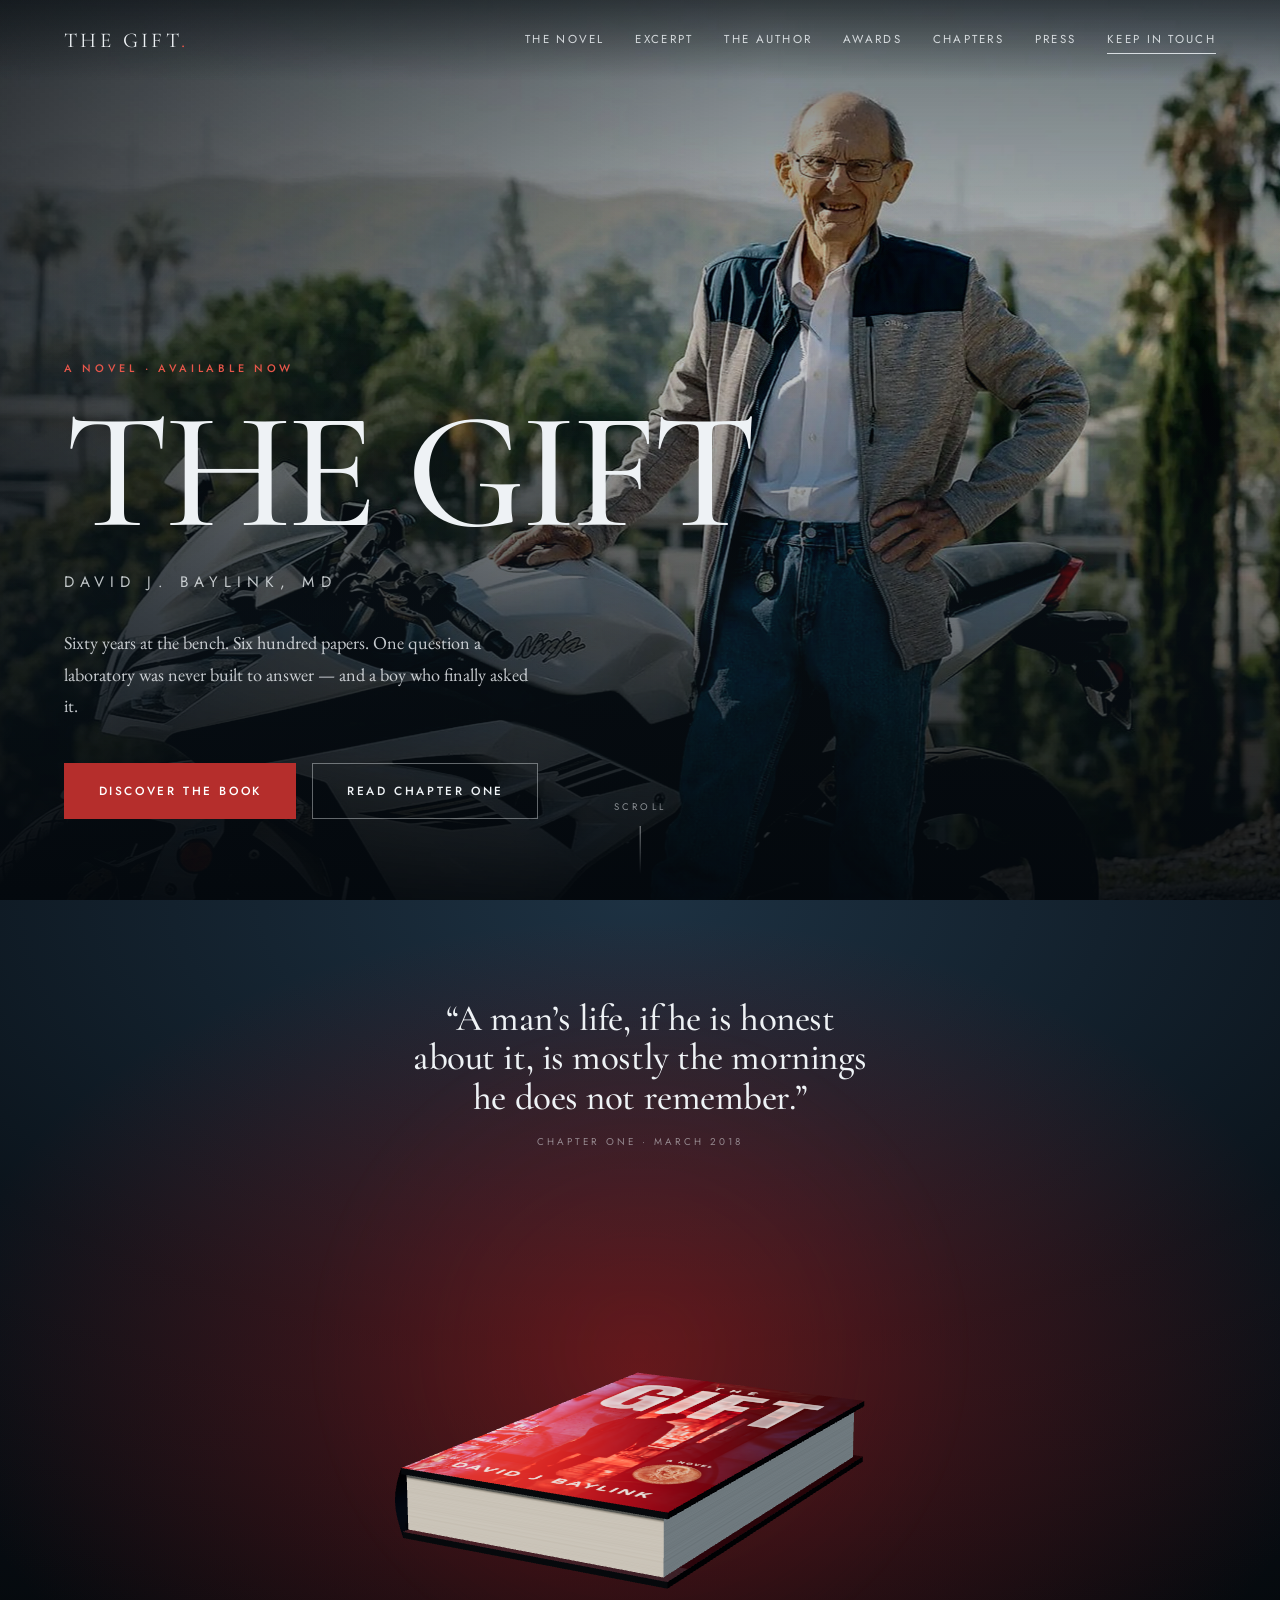
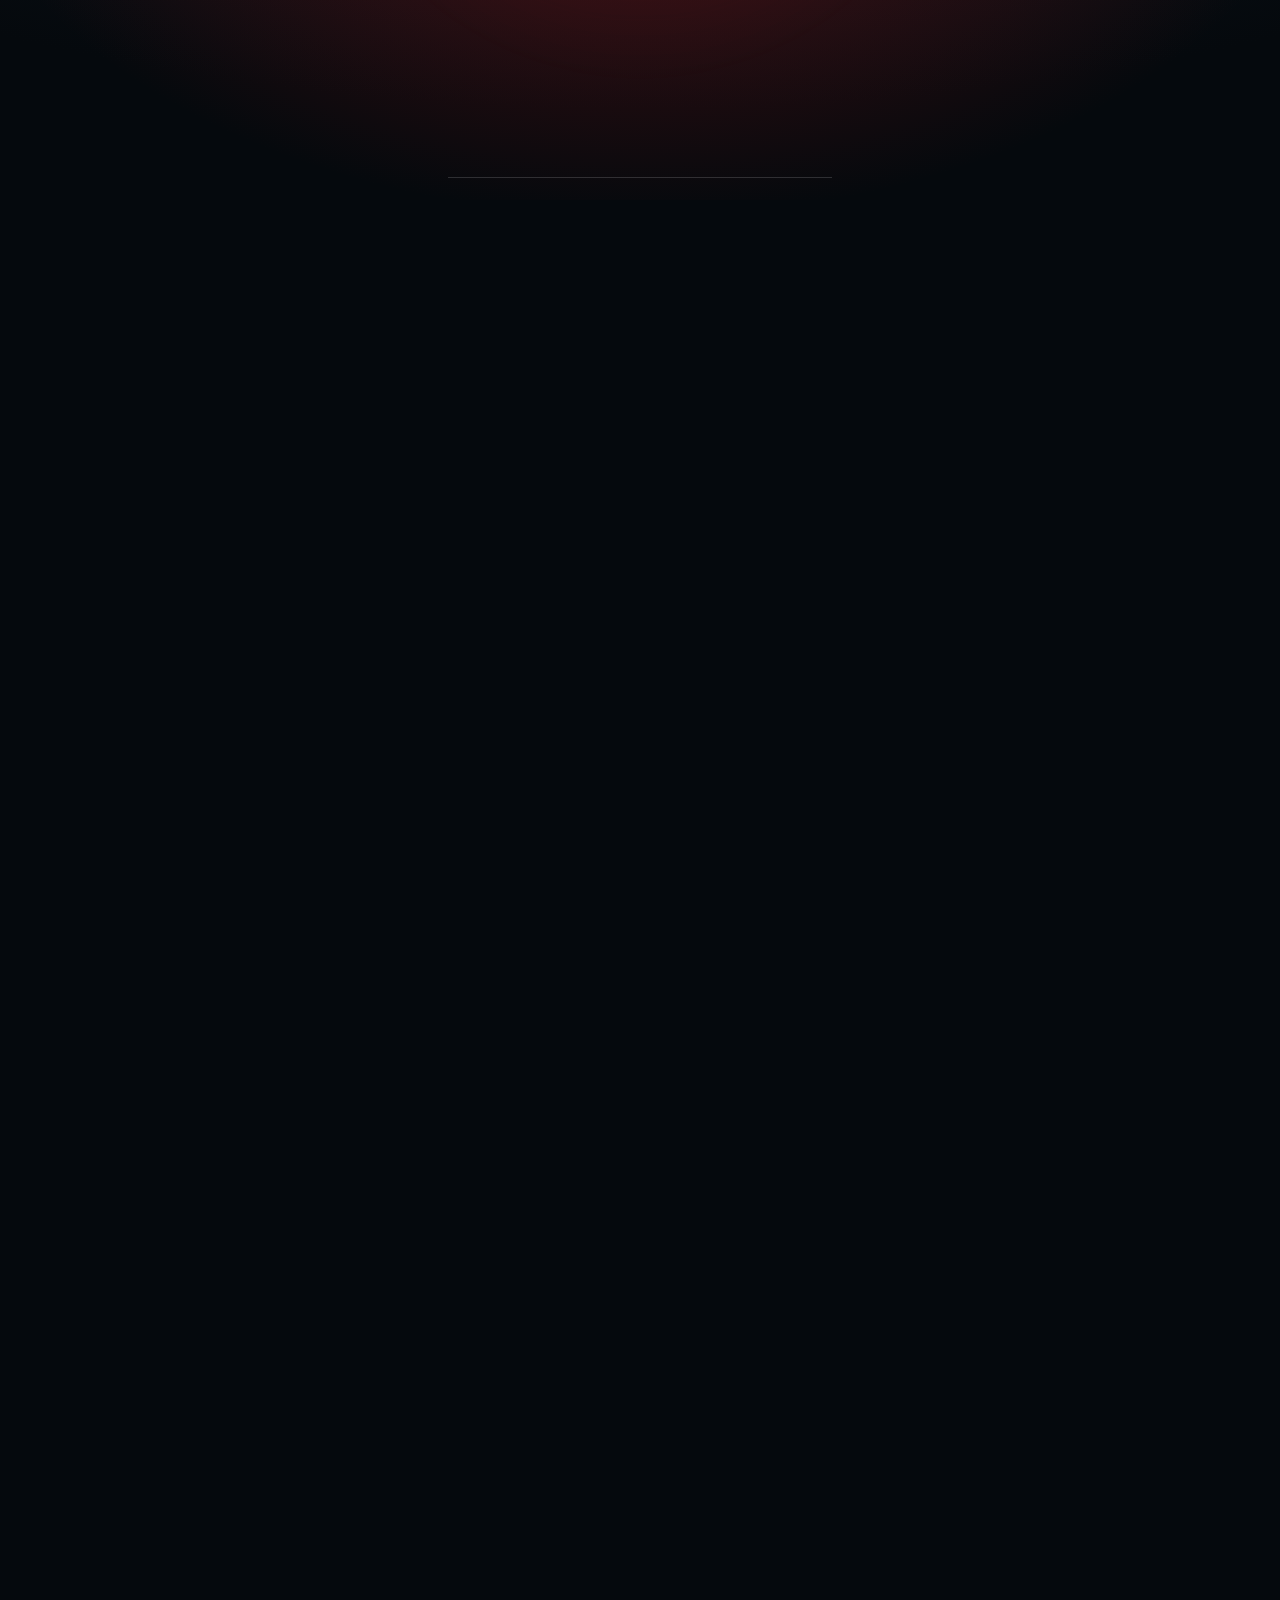
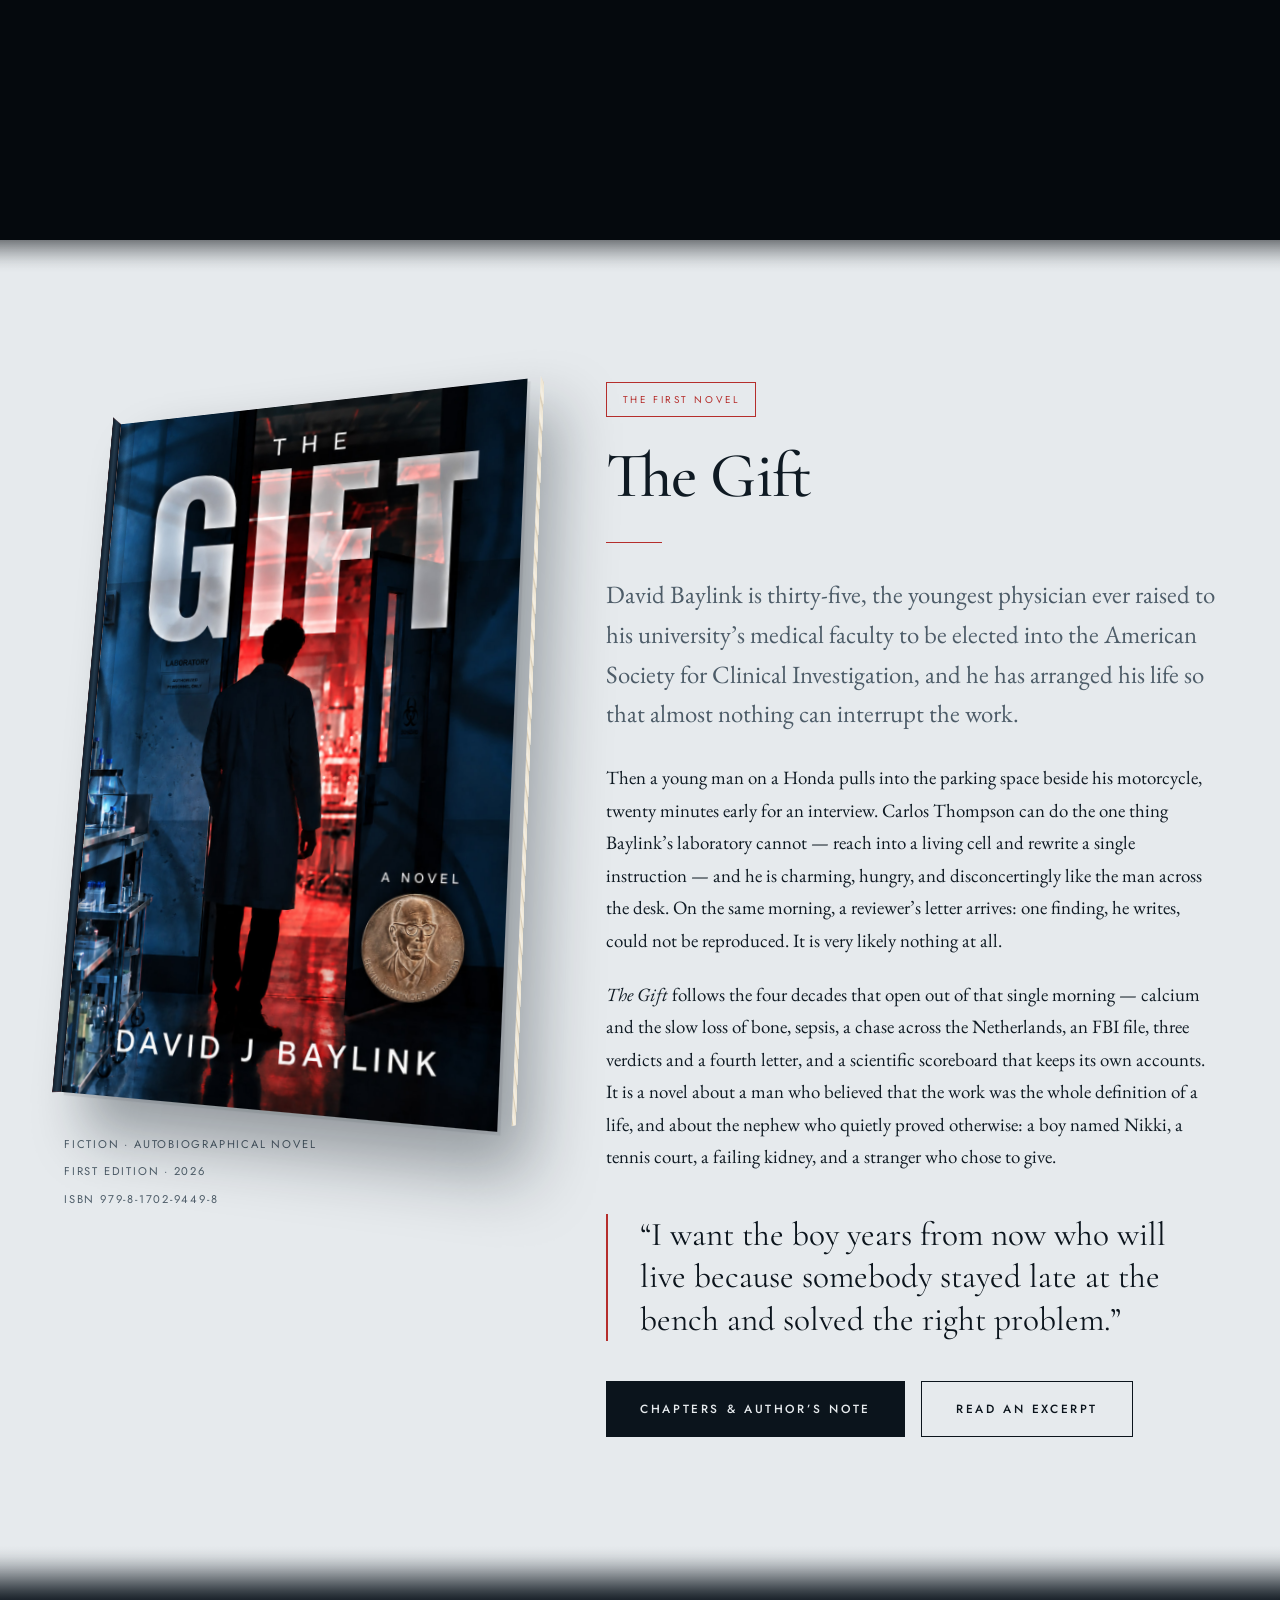
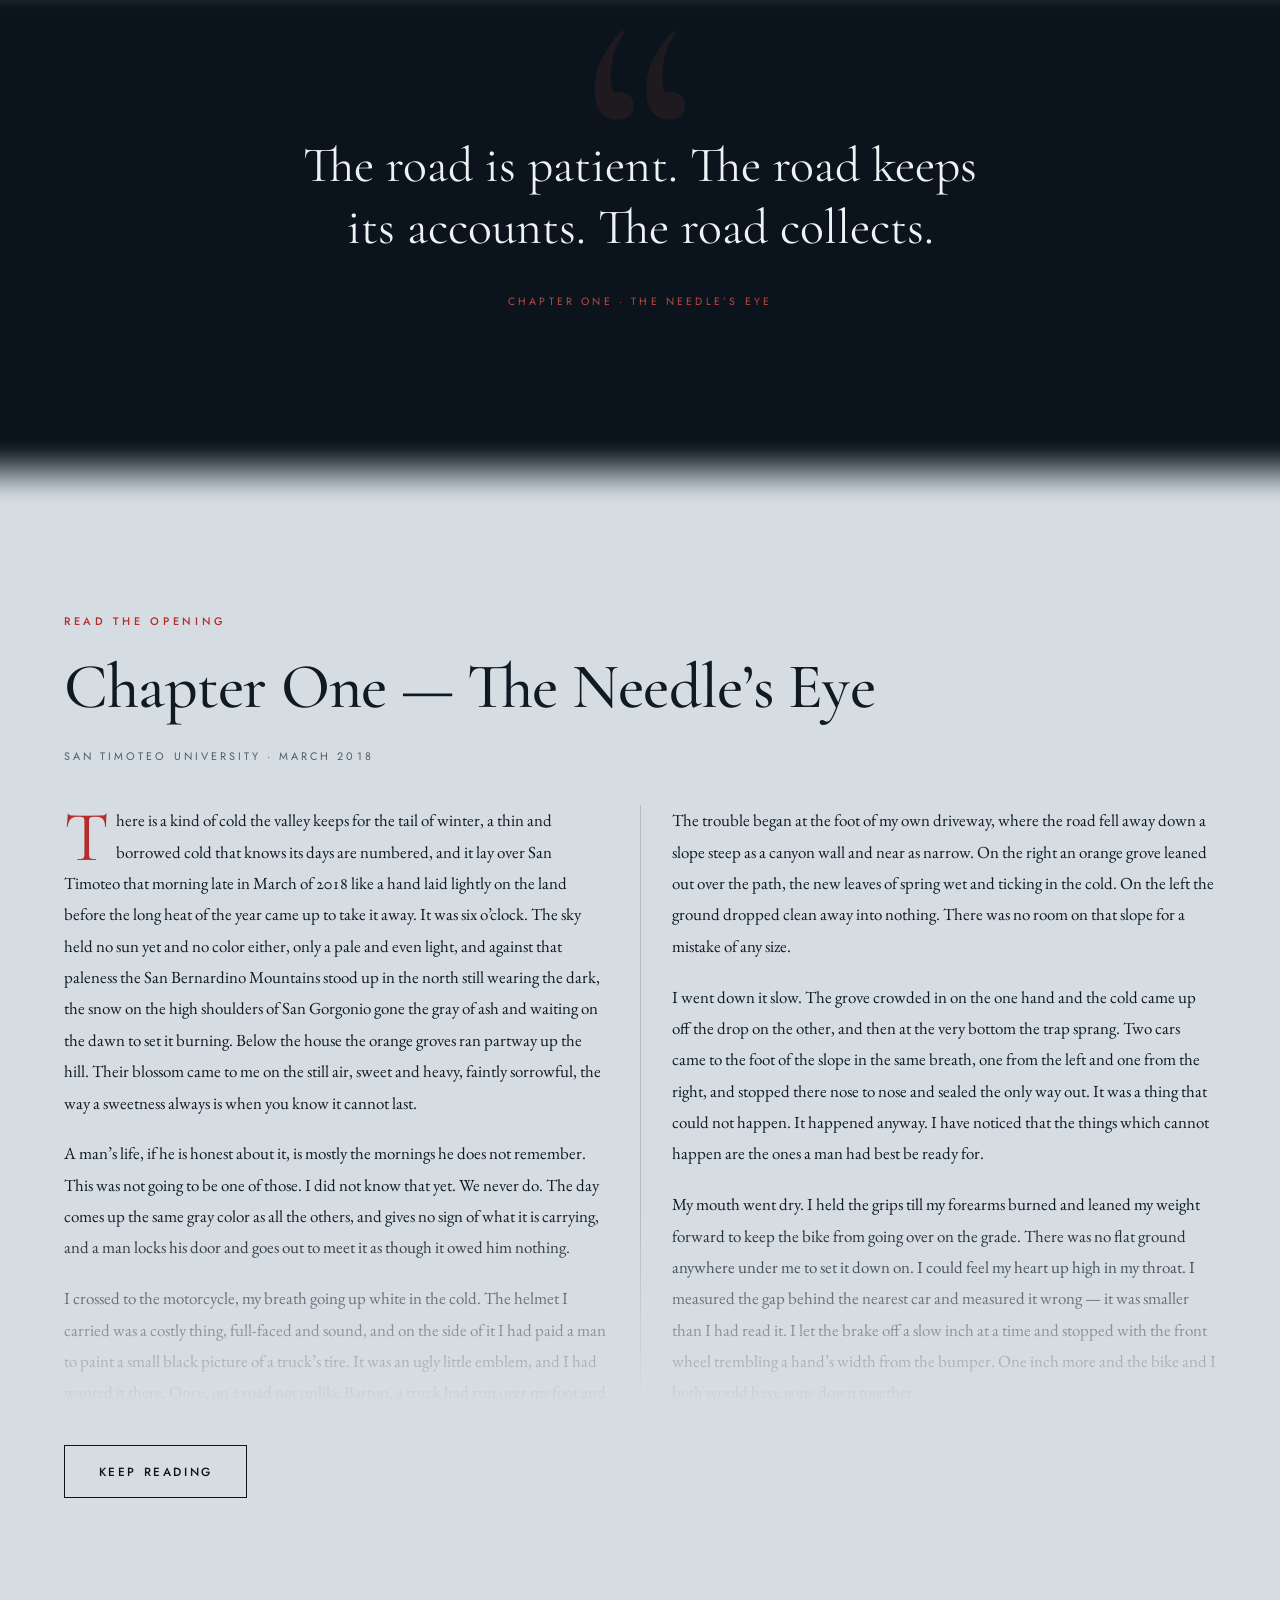
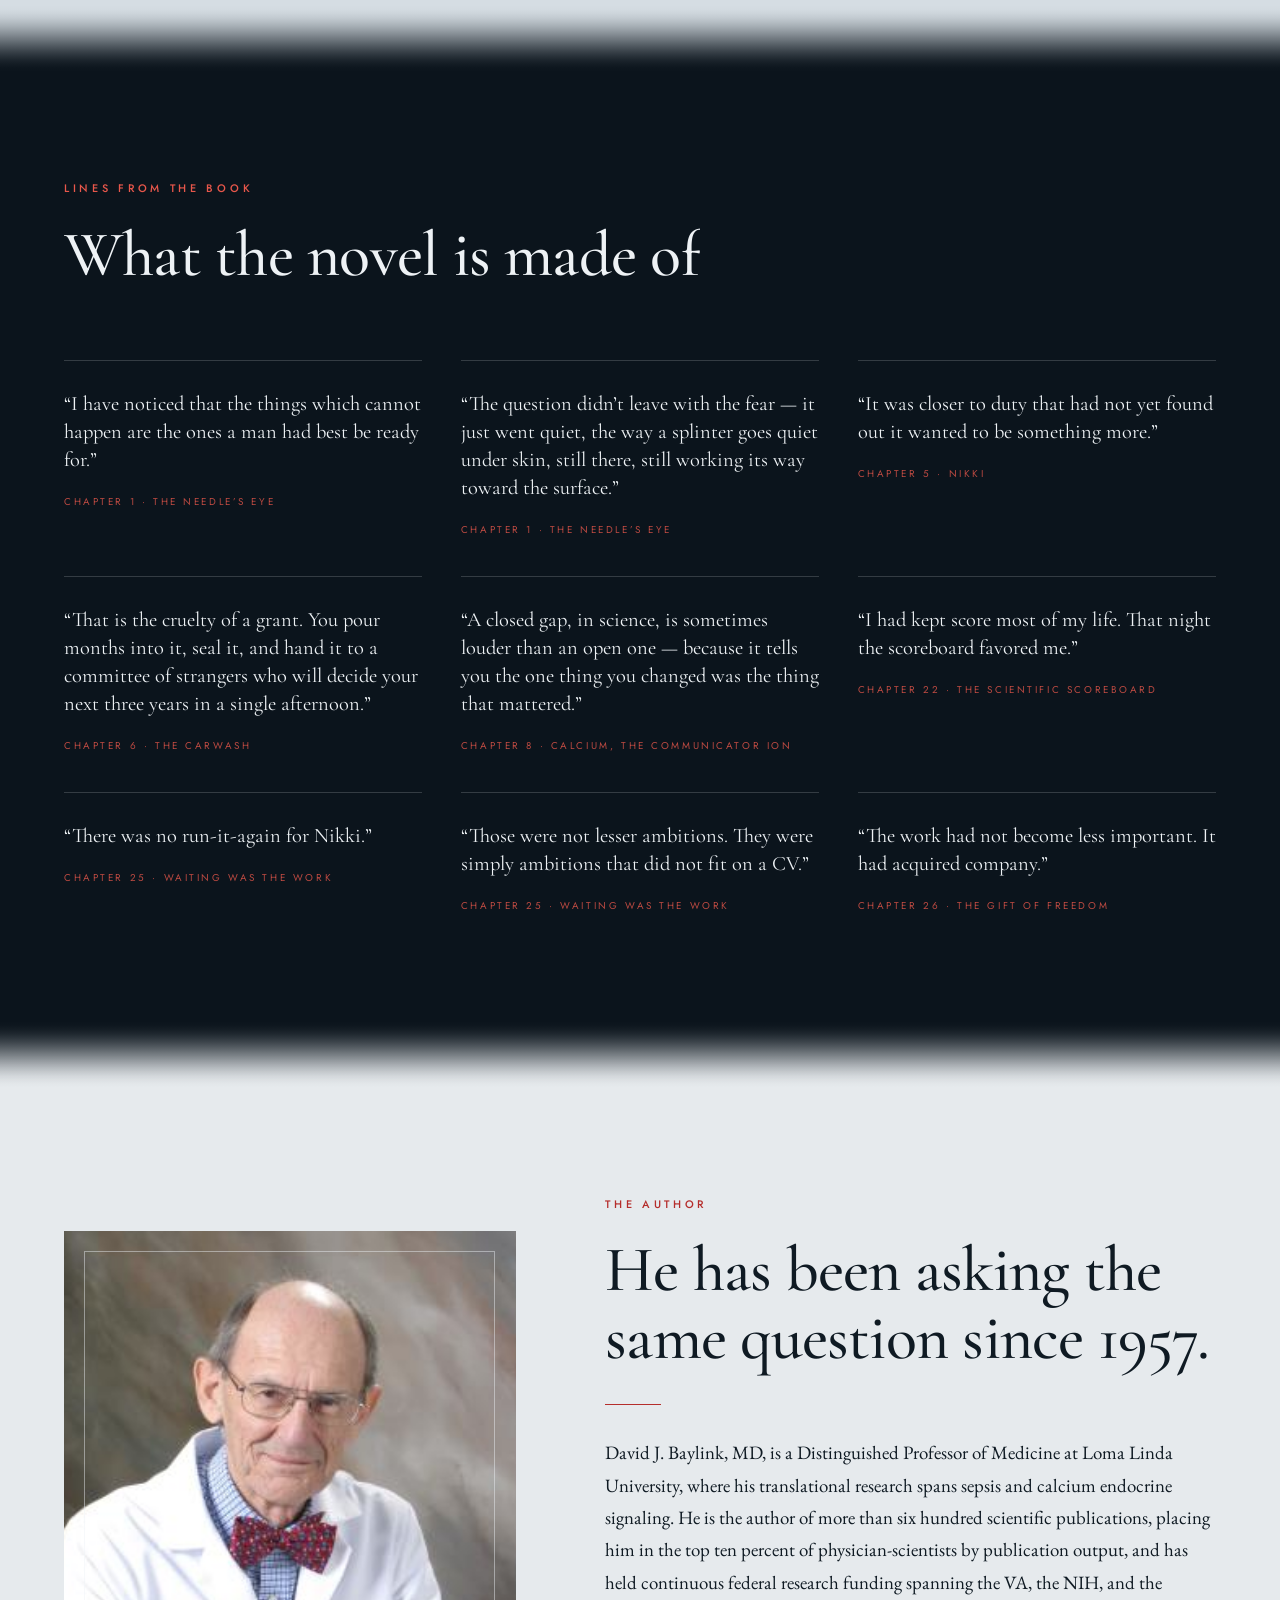
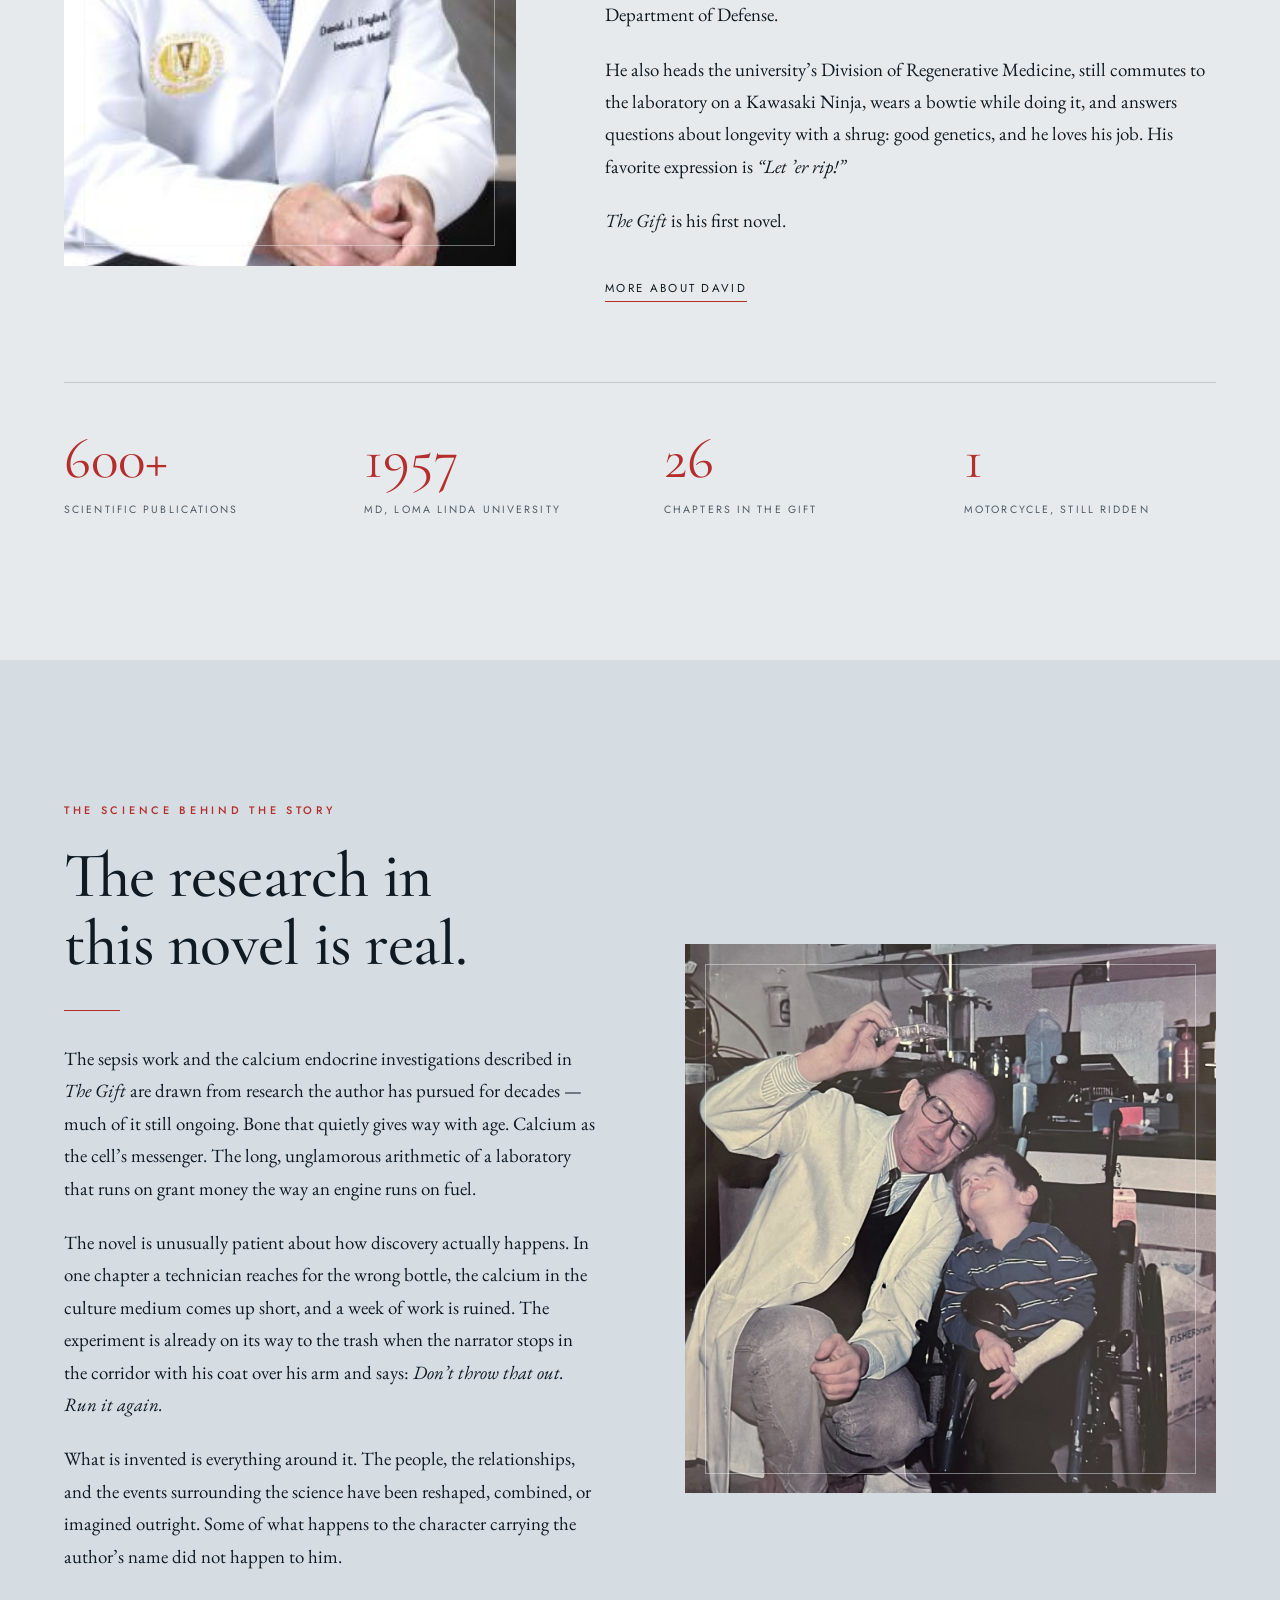
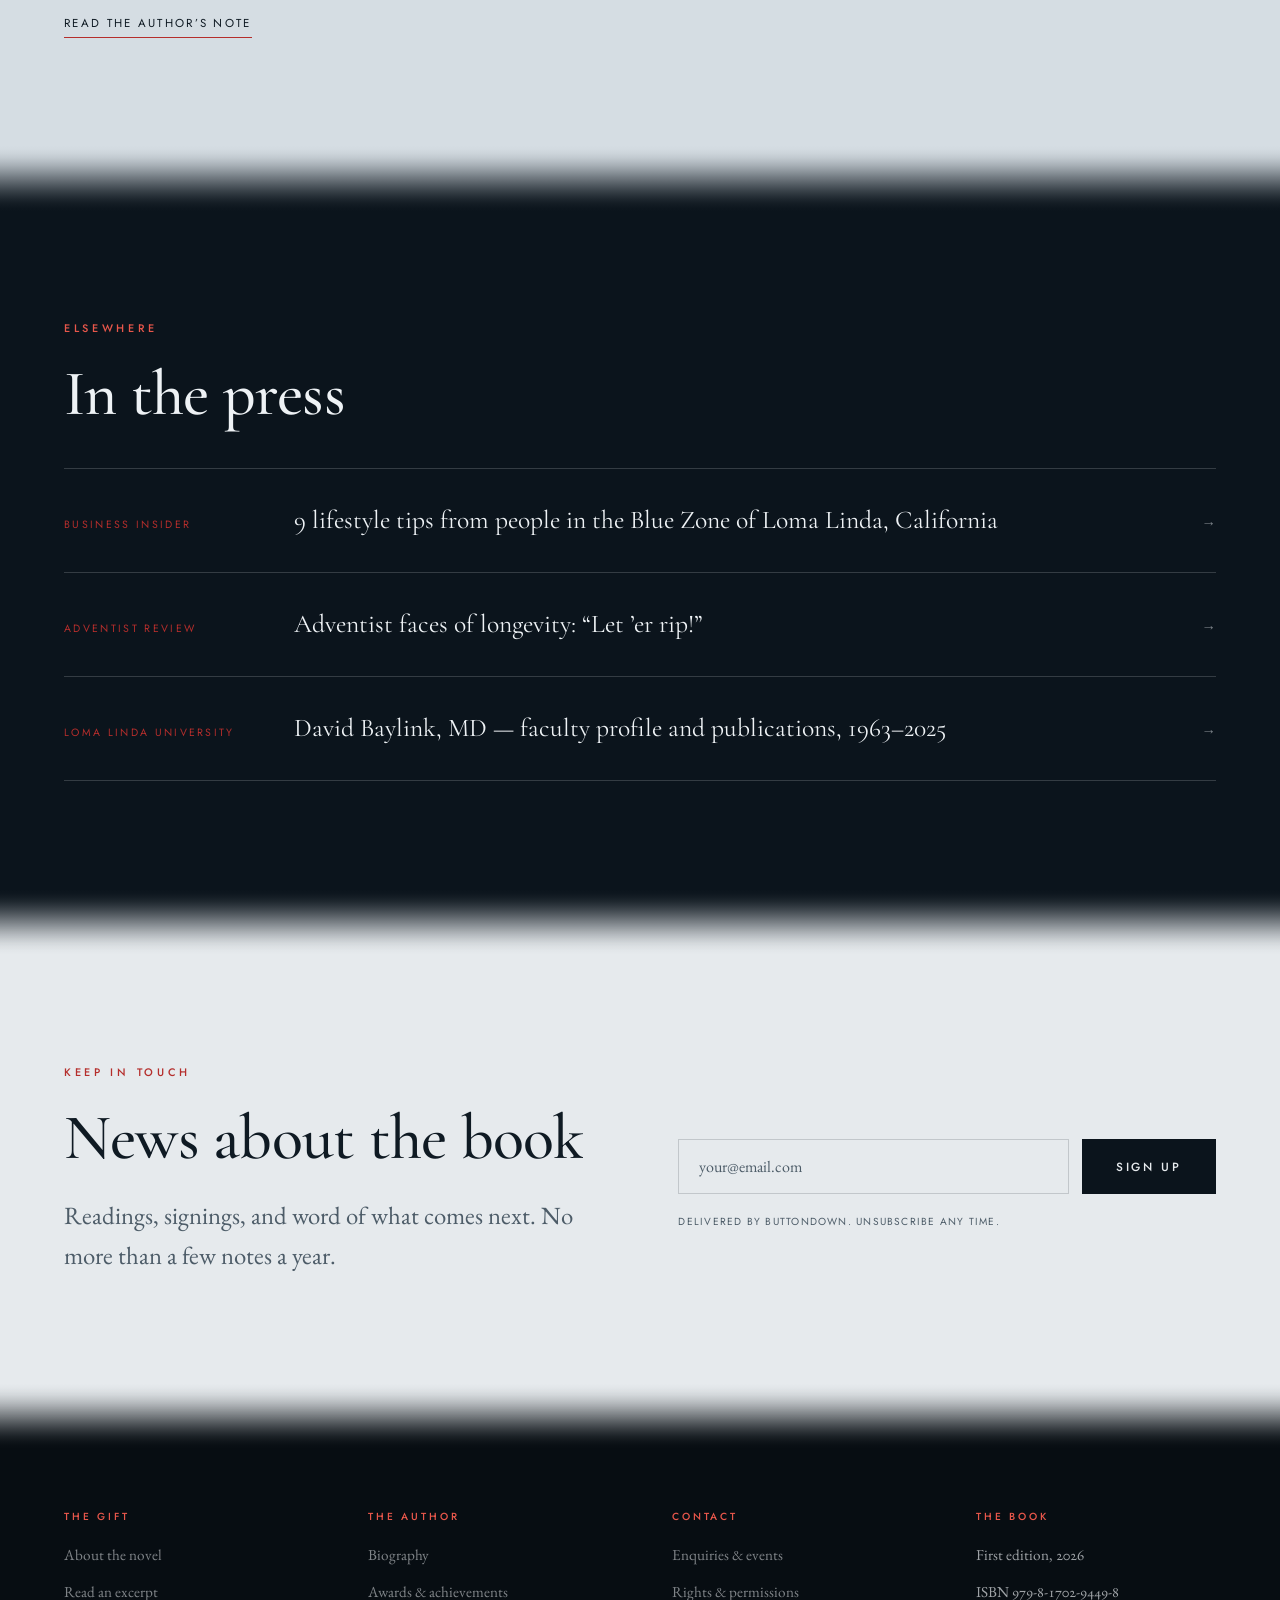
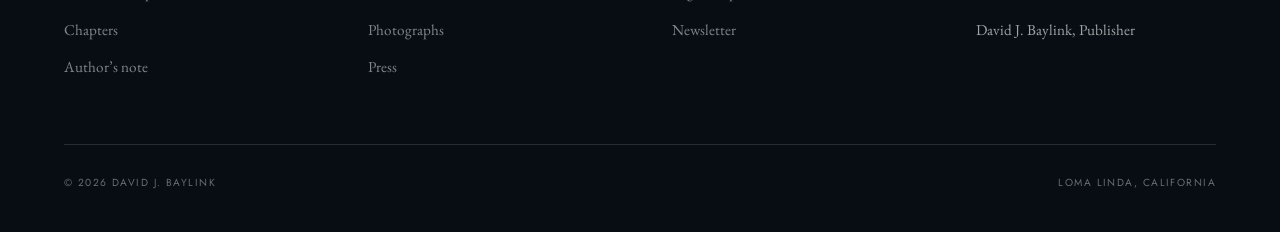
<file: index.html>
<!DOCTYPE html>
<html lang="en">
<head>
<meta charset="utf-8">
<meta name="viewport" content="width=device-width, initial-scale=1">
<title>The Gift — a novel by David J. Baylink, MD</title>
<meta name="description" content="The Gift is the first novel by David J. Baylink, MD — Distinguished Professor of Medicine at Loma Linda University, author of more than 600 scientific papers, and, in his nineties, still riding a Kawasaki Ninja to the laboratory.">
<meta name="author" content="David J. Baylink">
<link rel="canonical" href="https://davidbaylink.com/">
<meta property="og:type" content="book">
<meta property="og:site_name" content="David J. Baylink">
<meta property="og:url" content="https://davidbaylink.com/">
<meta property="og:title" content="The Gift — a novel by David J. Baylink, MD">
<meta property="og:description" content="A physician-scientist's autobiographical novel about curiosity, betrayal, and the boy who made the work mean something.">
<meta property="og:image" content="https://davidbaylink.com/assets/img/baylink-moto-portrait.jpg">
<meta name="twitter:card" content="summary_large_image">
<link rel="icon" href="data:image/svg+xml,%3Csvg xmlns='http://www.w3.org/2000/svg' viewBox='0 0 32 32'%3E%3Crect width='32' height='32' fill='%230b141c'/%3E%3Ctext x='16' y='23' font-family='Georgia,serif' font-size='19' fill='%23e8574b' text-anchor='middle'%3EG%3C/text%3E%3C/svg%3E">
<link rel="preconnect" href="https://fonts.googleapis.com">
<link rel="preconnect" href="https://fonts.gstatic.com" crossorigin>
<link href="https://fonts.googleapis.com/css2?family=Cormorant+Garamond:ital,wght@0,300;0,400;0,500;0,600;1,400&family=EB+Garamond:ital,wght@0,400;0,500;1,400&family=Jost:wght@300;400;500&display=swap" rel="stylesheet">
<link rel="stylesheet" href="assets/css/site.css">
</head>
<body>

<header class="site-header">
  <a class="wordmark" href="index.html">The Gift<span>.</span></a>
  <button class="nav-toggle" aria-expanded="false" aria-controls="primary-nav">Menu</button>
  <nav class="nav" id="primary-nav" aria-label="Primary">
    <a href="#story">The Novel</a>
    <a href="#excerpt">Excerpt</a>
    <a href="about.html">The Author</a>
    <a href="awards.html">Awards</a>
    <a href="the-gift.html">Chapters</a>
    <a href="#press">Press</a>
    <a href="#keep-in-touch">Keep in Touch</a>
  </nav>
</header>

<main>

  <!-- ============================================================ HERO -- -->
  <section class="hero">
    <div class="hero__media">
      <img src="assets/img/baylink-moto-portrait.jpg"
           alt="David J. Baylink standing beside his white Kawasaki Ninja in the hills above Loma Linda, California">
    </div>
    <div class="hero__scrim"></div>
    <div class="hero__inner">
      <p class="eyebrow eyebrow--light">A Novel &middot; Available Now</p>
      <h1 class="hero__title">The Gift</h1>
      <p class="hero__sub">David J. Baylink, MD</p>
      <p class="hero__blurb">Sixty years at the bench. Six hundred papers. One question a laboratory
        was never built to answer &mdash; and a boy who finally asked it.</p>
      <div class="hero__actions">
        <a class="btn btn--accent" href="#story">Discover the book</a>
        <a class="btn btn--light" href="#excerpt">Read chapter one</a>
      </div>
    </div>
    <span class="hero__scroll" aria-hidden="true">Scroll</span>
  </section>

  <!-- ================================================= THE BOOK OPENS -- -->
  <section class="bookscroll" id="book" aria-label="The Gift, opening">
    <div class="bookscroll__track">
      <div class="bookscroll__stage">
        <div class="bookscroll__glow" aria-hidden="true"></div>

        <div class="bookscroll__caption" aria-hidden="true">
          <div data-caption>
            <h2>&ldquo;A man&rsquo;s life, if he is honest about it, is mostly the mornings he does not remember.&rdquo;</h2>
            <p>Chapter One &middot; March 2018</p>
          </div>
          <div data-caption>
            <h2>&ldquo;This was not going to be one of those.&rdquo;</h2>
            <p>Open the book</p>
          </div>
          <div data-caption>
            <h2>Twenty&#8209;six chapters. Four decades of science. One family.</h2>
            <p>The Gift &middot; A Novel</p>
          </div>
          <div data-caption>
            <h2>Keep turning.</h2>
            <p>David J. Baylink, MD</p>
          </div>
        </div>

        <div class="book3d" data-cover="assets/img/cover.jpg" aria-hidden="true"></div>
        <img class="bookscroll__fallback" src="assets/img/cover.jpg" alt="Cover of The Gift, a novel by David J. Baylink" width="992" height="1585">

        <div class="book__reveal">
          <blockquote>&ldquo;Curiosity, combined with rigor and tenacity, leads to something
            valuable to humanity.&rdquo;</blockquote>
          <cite>The plaque on his office wall</cite>
        </div>

        <div class="bookscroll__progress" aria-hidden="true"><i></i></div>
      </div>
    </div>
  </section>

  <!-- ======================================================== SYNOPSIS -- -->
  <section class="section" id="story">
    <div class="shell synopsis">
      <div class="cover-card" data-reveal>
        <div class="cover-card__inner">
          <span class="cover-card__spine" aria-hidden="true"></span>
          <span class="cover-card__pages" aria-hidden="true"></span>
          <img src="assets/img/cover.jpg" alt="Cover of The Gift, a novel by David J. Baylink" width="992" height="1585">
        </div>
        <div class="cover-card__meta">
          <span>Fiction &middot; Autobiographical novel</span>
          <span>First edition &middot; 2026</span>
          <span>ISBN 979-8-1702-9449-8</span>
        </div>
      </div>

      <div data-reveal style="--delay:.12s">
        <p class="pill">The first novel</p>
        <h2 class="section-title">The Gift</h2>
        <hr class="rule">
        <p class="lede">David Baylink is thirty-five, the youngest physician ever raised to his
          university&rsquo;s medical faculty to be elected into the American Society for Clinical
          Investigation, and he has arranged his life so that almost nothing can interrupt the work.</p>

        <p>Then a young man on a Honda pulls into the parking space beside his motorcycle, twenty
          minutes early for an interview. Carlos Thompson can do the one thing Baylink&rsquo;s
          laboratory cannot &mdash; reach into a living cell and rewrite a single instruction &mdash;
          and he is charming, hungry, and disconcertingly like the man across the desk. On the same
          morning, a reviewer&rsquo;s letter arrives: one finding, he writes, could not be reproduced.
          It is very likely nothing at all.</p>

        <p><em>The Gift</em> follows the four decades that open out of that single morning &mdash;
          calcium and the slow loss of bone, sepsis, a chase across the Netherlands, an FBI file, three
          verdicts and a fourth letter, and a scientific scoreboard that keeps its own accounts. It is
          a novel about a man who believed that the work was the whole definition of a life, and about
          the nephew who quietly proved otherwise: a boy named Nikki, a tennis court, a failing kidney,
          and a stranger who chose to give.</p>

        <p class="first-line">&ldquo;I want the boy years from now who will live because somebody
          stayed late at the bench and solved the right problem.&rdquo;</p>

        <div class="hero__actions" style="margin-top:2rem">
          <a class="btn" href="the-gift.html">Chapters &amp; author&rsquo;s note</a>
          <a class="btn btn--ghost" href="#excerpt">Read an excerpt</a>
        </div>
      </div>
    </div>
  </section>

  <!-- ======================================================= PULLQUOTE -- -->
  <section class="pullquote">
    <div class="shell shell--narrow">
      <blockquote data-reveal>The road is patient. The road keeps its accounts. The road collects.</blockquote>
      <cite data-reveal style="--delay:.15s">Chapter One &middot; The Needle&rsquo;s Eye</cite>
    </div>
  </section>

  <!-- ========================================================= EXCERPT -- -->
  <section class="section excerpt" id="excerpt">
    <div class="shell">
      <div data-reveal>
        <p class="eyebrow">Read the opening</p>
        <h2 class="section-title">Chapter One &mdash; The Needle&rsquo;s Eye</h2>
        <p class="excerpt__place" style="margin-top:1.6rem">San Timoteo University &middot; March 2018</p>
      </div>

      <div class="excerpt__fade" id="excerpt-body" data-reveal style="--delay:.1s">
        <div class="excerpt__body">
          <p>There is a kind of cold the valley keeps for the tail of winter, a thin and borrowed cold
            that knows its days are numbered, and it lay over San Timoteo that morning late in March of
            2018 like a hand laid lightly on the land before the long heat of the year came up to take
            it away. It was six o&rsquo;clock. The sky held no sun yet and no color either, only a pale
            and even light, and against that paleness the San Bernardino Mountains stood up in the north
            still wearing the dark, the snow on the high shoulders of San Gorgonio gone the gray of ash
            and waiting on the dawn to set it burning. Below the house the orange groves ran partway up
            the hill. Their blossom came to me on the still air, sweet and heavy, faintly sorrowful, the
            way a sweetness always is when you know it cannot last.</p>

          <p>A man&rsquo;s life, if he is honest about it, is mostly the mornings he does not remember.
            This was not going to be one of those. I did not know that yet. We never do. The day comes
            up the same gray color as all the others, and gives no sign of what it is carrying, and a
            man locks his door and goes out to meet it as though it owed him nothing.</p>

          <p>I crossed to the motorcycle, my breath going up white in the cold. The helmet I carried was
            a costly thing, full-faced and sound, and on the side of it I had paid a man to paint a
            small black picture of a truck&rsquo;s tire. It was an ugly little emblem, and I had wanted
            it there. Once, on a road not unlike Barton, a truck had run over my foot and broken it, and
            the foot had healed clean and given me back to my tennis and my skiing without a word of
            complaint &mdash; but it had taught me the lesson the road teaches every man who rides long
            enough. The road is patient. The road keeps its accounts. The road collects. Every rider
            goes down. The ones who forget it go down soonest, and hardest, and some of them for keeps.</p>

          <p>I swung onto the bike and felt the cold of the seat come up through my slacks. I was dressed
            that morning like a man bound for a banquet and not a laboratory &mdash; pressed slacks, good
            shoes, a bowtie &mdash; so that the helmet was the only honest thing about me. There are men
            who ride to feel free, and men who ride only to feel something at all, and I have never been
            certain which of the two I am. The danger was not a thing I rode in spite of. It was the
            thing I rode for, and a man who will tell you the truth about that about himself will tell
            you the truth about most things.</p>

          <p>The trouble began at the foot of my own driveway, where the road fell away down a slope
            steep as a canyon wall and near as narrow. On the right an orange grove leaned out over the
            path, the new leaves of spring wet and ticking in the cold. On the left the ground dropped
            clean away into nothing. There was no room on that slope for a mistake of any size.</p>

          <p>I went down it slow. The grove crowded in on the one hand and the cold came up off the drop
            on the other, and then at the very bottom the trap sprang. Two cars came to the foot of the
            slope in the same breath, one from the left and one from the right, and stopped there nose
            to nose and sealed the only way out. It was a thing that could not happen. It happened
            anyway. I have noticed that the things which cannot happen are the ones a man had best be
            ready for.</p>

          <p>My mouth went dry. I held the grips till my forearms burned and leaned my weight forward to
            keep the bike from going over on the grade. There was no flat ground anywhere under me to
            set it down on. I could feel my heart up high in my throat. I measured the gap behind the
            nearest car and measured it wrong &mdash; it was smaller than I had read it. I let the brake
            off a slow inch at a time and stopped with the front wheel trembling a hand&rsquo;s width
            from the bumper. One inch more and the bike and I both would have gone down together.</p>

          <p>Then the car ahead of me moved. A space opened no wider than a doorway, and I did not stop
            to think on it. I turned the throttle and the engine came up under me like something glad to
            be asked, and I put the bike through the eye of that needle and out the other side, and then
            I was through, upright in the road with all of it behind me, and the breath went out of me
            in a rush.</p>

          <p>I am a scientist by trade, and I distrust what I cannot measure. But I am also a
            Seventh-day Adventist, and I know the difference between luck and grace, and riding down out
            of that morning I knew which of the two had just been spent on my account.</p>
        </div>
      </div>

      <p style="margin-top:2.5rem" data-reveal>
        <button class="btn btn--ghost" data-expand="#excerpt-body"
                data-more="Keep reading" data-less="Show less">Keep reading</button>
      </p>
    </div>
  </section>

  <!-- ========================================================== QUOTES -- -->
  <section class="section section--dark" id="lines">
    <div class="shell">
      <div data-reveal>
        <p class="eyebrow eyebrow--light">Lines from the book</p>
        <h2 class="section-title">What the novel is made of</h2>
      </div>
      <div class="quote-grid">
        <div class="quote-card" data-reveal>
          <blockquote>&ldquo;I have noticed that the things which cannot happen are the ones a man had
            best be ready for.&rdquo;</blockquote>
          <cite>Chapter 1 &middot; The Needle&rsquo;s Eye</cite>
        </div>
        <div class="quote-card" data-reveal style="--delay:.08s">
          <blockquote>&ldquo;The question didn&rsquo;t leave with the fear &mdash; it just went quiet,
            the way a splinter goes quiet under skin, still there, still working its way toward the
            surface.&rdquo;</blockquote>
          <cite>Chapter 1 &middot; The Needle&rsquo;s Eye</cite>
        </div>
        <div class="quote-card" data-reveal style="--delay:.16s">
          <blockquote>&ldquo;It was closer to duty that had not yet found out it wanted to be
            something more.&rdquo;</blockquote>
          <cite>Chapter 5 &middot; Nikki</cite>
        </div>
        <div class="quote-card" data-reveal style="--delay:.24s">
          <blockquote>&ldquo;That is the cruelty of a grant. You pour months into it, seal it, and hand
            it to a committee of strangers who will decide your next three years in a single
            afternoon.&rdquo;</blockquote>
          <cite>Chapter 6 &middot; The Carwash</cite>
        </div>
        <div class="quote-card" data-reveal style="--delay:.32s">
          <blockquote>&ldquo;A closed gap, in science, is sometimes louder than an open one &mdash;
            because it tells you the one thing you changed was the thing that mattered.&rdquo;</blockquote>
          <cite>Chapter 8 &middot; Calcium, the Communicator Ion</cite>
        </div>
        <div class="quote-card" data-reveal style="--delay:.4s">
          <blockquote>&ldquo;I had kept score most of my life. That night the scoreboard favored
            me.&rdquo;</blockquote>
          <cite>Chapter 22 &middot; The Scientific Scoreboard</cite>
        </div>
        <div class="quote-card" data-reveal style="--delay:.48s">
          <blockquote>&ldquo;There was no run-it-again for Nikki.&rdquo;</blockquote>
          <cite>Chapter 25 &middot; Waiting Was the Work</cite>
        </div>
        <div class="quote-card" data-reveal style="--delay:.56s">
          <blockquote>&ldquo;Those were not lesser ambitions. They were simply ambitions that did not
            fit on a CV.&rdquo;</blockquote>
          <cite>Chapter 25 &middot; Waiting Was the Work</cite>
        </div>
        <div class="quote-card" data-reveal style="--delay:.64s">
          <blockquote>&ldquo;The work had not become less important. It had acquired company.&rdquo;</blockquote>
          <cite>Chapter 26 &middot; The Gift of Freedom</cite>
        </div>
      </div>
    </div>
  </section>

  <!-- ========================================================== AUTHOR -- -->
  <section class="section" id="author">
    <div class="shell split split--wide-text">
      <div class="framed" data-reveal>
        <img src="assets/img/baylink-headshot.jpg"
             alt="Dr. David J. Baylink in his white coat at Loma Linda University">
        <p class="caption">David J. Baylink, MD &middot; Loma Linda University</p>
      </div>
      <div data-reveal style="--delay:.12s">
        <p class="eyebrow">The author</p>
        <h2 class="section-title">He has been asking the same question since 1957.</h2>
        <hr class="rule">
        <p>David J. Baylink, MD, is a Distinguished Professor of Medicine at Loma Linda University,
          where his translational research spans sepsis and calcium endocrine signaling. He is the
          author of more than six hundred scientific publications, placing him in the top ten percent
          of physician-scientists by publication output, and has held continuous federal research
          funding spanning the VA, the NIH, and the Department of Defense.</p>
        <p>He also heads the university&rsquo;s Division of Regenerative Medicine, still commutes to the
          laboratory on a Kawasaki Ninja, wears a bowtie while doing it, and answers questions about
          longevity with a shrug: good genetics, and he loves his job. His favorite expression is
          <em>&ldquo;Let &rsquo;er rip!&rdquo;</em></p>
        <p><em>The Gift</em> is his first novel.</p>
        <p style="margin-top:2rem"><a class="link-quiet" href="about.html">More about David</a></p>
      </div>
    </div>

    <div class="shell facts">
      <div data-reveal><div class="fact__n">600+</div><div class="fact__l">Scientific publications</div></div>
      <div data-reveal style="--delay:.08s"><div class="fact__n">1957</div><div class="fact__l">MD, Loma Linda University</div></div>
      <div data-reveal style="--delay:.16s"><div class="fact__n">26</div><div class="fact__l">Chapters in The Gift</div></div>
      <div data-reveal style="--delay:.24s"><div class="fact__n">1</div><div class="fact__l">Motorcycle, still ridden</div></div>
    </div>
  </section>

  <!-- ========================================================= SCIENCE -- -->
  <section class="section section--warm" id="science">
    <div class="shell split">
      <div data-reveal>
        <p class="eyebrow">The science behind the story</p>
        <h2 class="section-title">The research in this novel is real.</h2>
        <hr class="rule">
        <p>The sepsis work and the calcium endocrine investigations described in <em>The Gift</em> are
          drawn from research the author has pursued for decades &mdash; much of it still ongoing. Bone
          that quietly gives way with age. Calcium as the cell&rsquo;s messenger. The long, unglamorous
          arithmetic of a laboratory that runs on grant money the way an engine runs on fuel.</p>
        <p>The novel is unusually patient about how discovery actually happens. In one chapter a
          technician reaches for the wrong bottle, the calcium in the culture medium comes up short,
          and a week of work is ruined. The experiment is already on its way to the trash when the
          narrator stops in the corridor with his coat over his arm and says: <em>Don&rsquo;t throw
          that out. Run it again.</em></p>

        <p>What is invented is everything around it. The people, the relationships, and the events
          surrounding the science have been reshaped, combined, or imagined outright. Some of what
          happens to the character carrying the author&rsquo;s name did not happen to him.</p>
        <p style="margin-top:2rem"><a class="link-quiet" href="the-gift.html#note">Read the author&rsquo;s note</a></p>
      </div>
      <div class="framed" data-reveal style="--delay:.12s">
        <img src="assets/img/baylink-lab-boy.jpg"
             alt="Dr. Baylink in his laboratory holding a culture plate up to the light beside a boy in a wheelchair">
        <p class="caption">In the laboratory &mdash; the reason the work matters</p>
      </div>
    </div>
  </section>

  <!-- =========================================================== PRESS -- -->
  <section class="section section--dark" id="press">
    <div class="shell">
      <div data-reveal>
        <p class="eyebrow eyebrow--light">Elsewhere</p>
        <h2 class="section-title">In the press</h2>
      </div>
      <div class="press-list" data-reveal style="--delay:.1s">
        <a class="press-item" href="https://www.businessinsider.com/loma-linda-blue-zone-lifestyle-habits-heart-health-inflammation-2023-10" target="_blank" rel="noopener">
          <span class="press-item__src">Business Insider</span>
          <span class="press-item__title">9 lifestyle tips from people in the Blue Zone of Loma Linda, California</span>
          <span class="press-item__arrow">&rarr;</span>
        </a>
        <a class="press-item" href="https://adventistreview.org/news/adventist-faces-of-longevity/" target="_blank" rel="noopener">
          <span class="press-item__src">Adventist Review</span>
          <span class="press-item__title">Adventist faces of longevity: &ldquo;Let &rsquo;er rip!&rdquo;</span>
          <span class="press-item__arrow">&rarr;</span>
        </a>
        <a class="press-item" href="https://experts.llu.edu/en/persons/david-baylink/" target="_blank" rel="noopener">
          <span class="press-item__src">Loma Linda University</span>
          <span class="press-item__title">David Baylink, MD &mdash; faculty profile and publications, 1963&ndash;2025</span>
          <span class="press-item__arrow">&rarr;</span>
        </a>
      </div>
    </div>
  </section>

  <!-- ====================================================== NEWSLETTER -- -->
  <section class="section" id="keep-in-touch">
    <div class="shell signup">
      <div data-reveal>
        <p class="eyebrow">Keep in touch</p>
        <h2 class="section-title">News about the book</h2>
        <p class="lede" style="margin-top:1.5rem">Readings, signings, and word of what comes next.
          No more than a few notes a year.</p>
      </div>
      <form data-signup data-reveal style="--delay:.1s"
            action="https://buttondown.com/api/emails/embed-subscribe/davidbaylink"
            method="post" target="buttondown">
        <label class="visually-hidden" for="email">Email address</label>
        <div class="field-row">
          <input id="email" type="email" name="email" placeholder="your@email.com" required>
          <button class="btn" type="submit">Sign up</button>
        </div>
        <input type="hidden" name="tag" value="the-gift">
        <input type="hidden" name="embed" value="1">
        <p class="form-note">Delivered by Buttondown. Unsubscribe any time.</p>
      </form>
    </div>
  </section>

</main>

<footer class="site-footer">
  <div class="shell">
    <div class="footer-grid">
      <div>
        <h3>The Gift</h3>
        <ul>
          <li><a href="#story">About the novel</a></li>
          <li><a href="#excerpt">Read an excerpt</a></li>
          <li><a href="the-gift.html">Chapters</a></li>
          <li><a href="the-gift.html#note">Author&rsquo;s note</a></li>
        </ul>
      </div>
      <div>
        <h3>The Author</h3>
        <ul>
          <li><a href="about.html">Biography</a></li>
          <li><a href="awards.html">Awards &amp; achievements</a></li>
          <li><a href="about.html#gallery">Photographs</a></li>
          <li><a href="#press">Press</a></li>
        </ul>
      </div>
      <div>
        <h3>Contact</h3>
        <ul>
          <li><a href="contact.html">Enquiries &amp; events</a></li>
          <li><a href="contact.html#rights">Rights &amp; permissions</a></li>
          <li><a href="#keep-in-touch">Newsletter</a></li>
        </ul>
      </div>
      <div>
        <h3>The Book</h3>
        <ul>
          <li>First edition, 2026</li>
          <li>ISBN 979-8-1702-9449-8</li>
          <li>David J. Baylink, Publisher</li>
        </ul>
      </div>
    </div>
    <div class="footer-bottom">
      <span>&copy; 2026 David J. Baylink</span>
      <span>Loma Linda, California</span>
    </div>
  </div>
</footer>

<script src="assets/js/site.js"></script>
<script type="module" src="assets/js/book3d.js"></script>
</body>
</html>
</file>
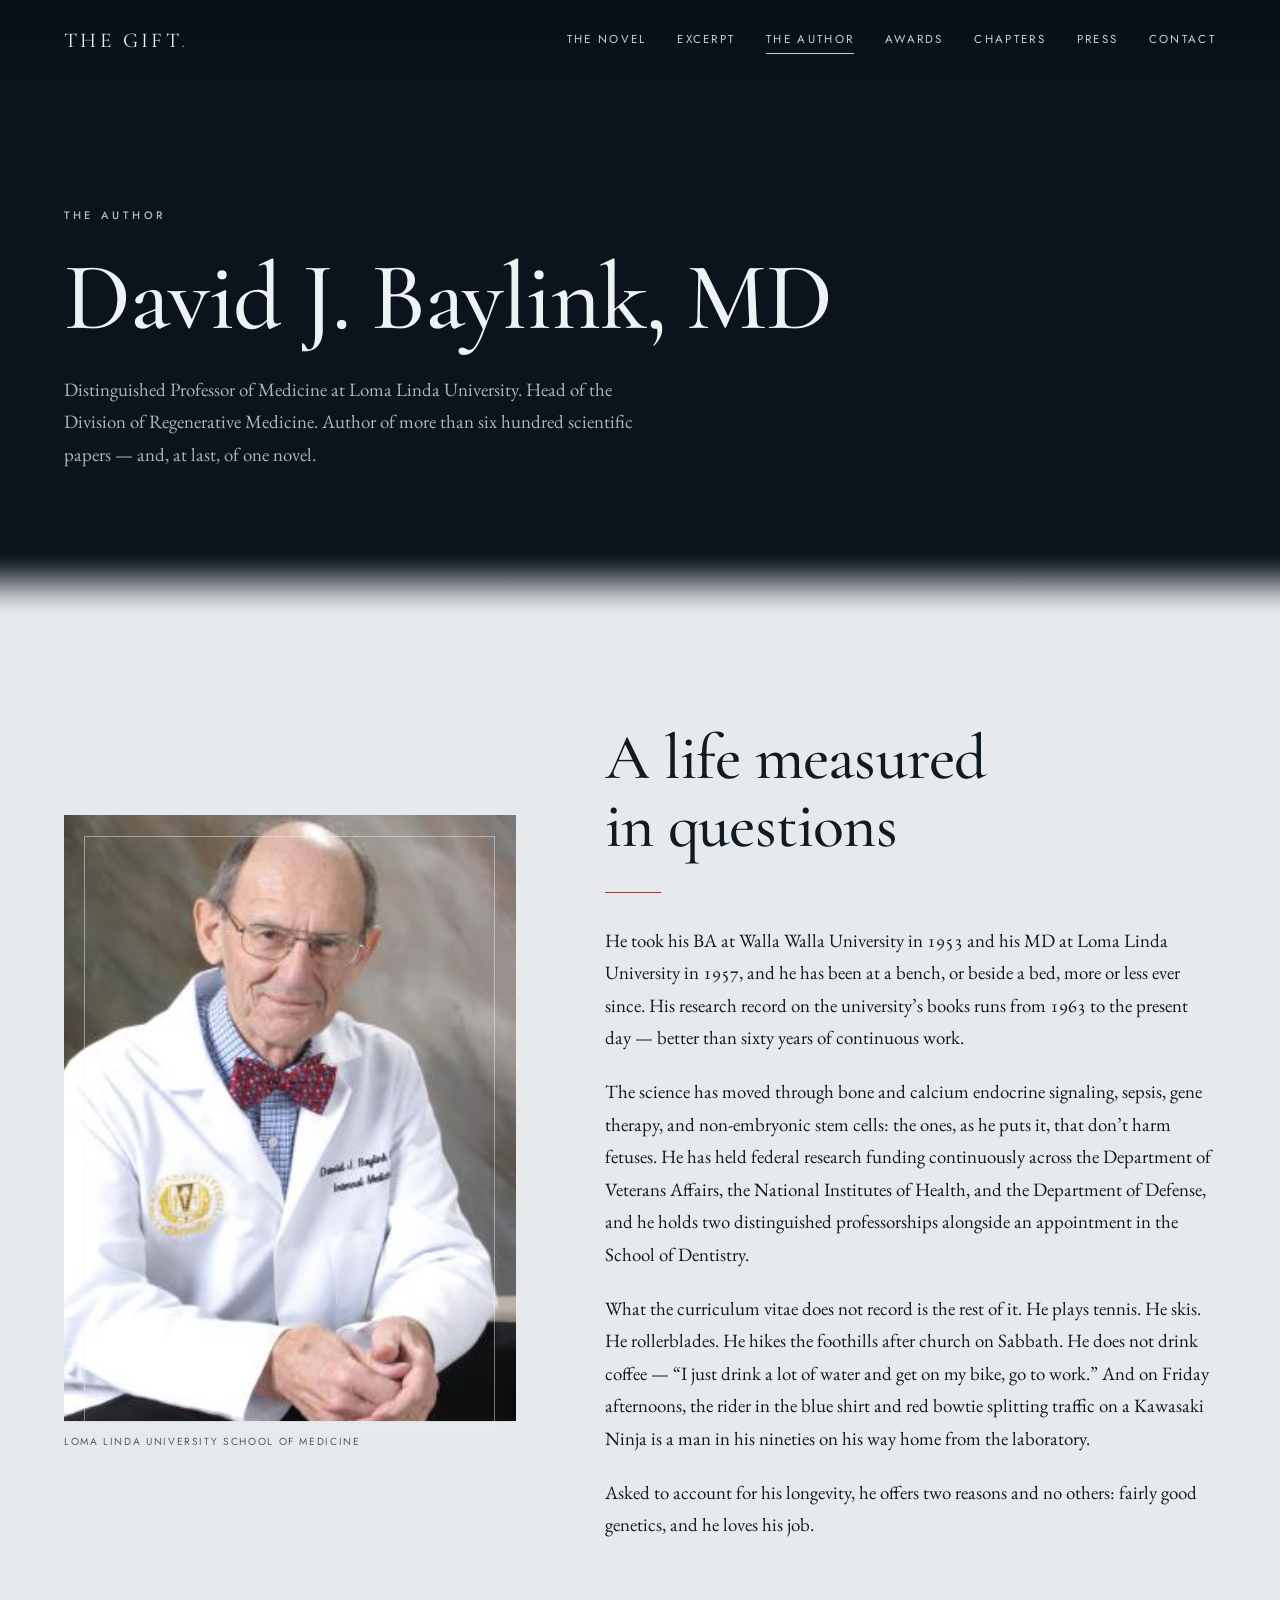
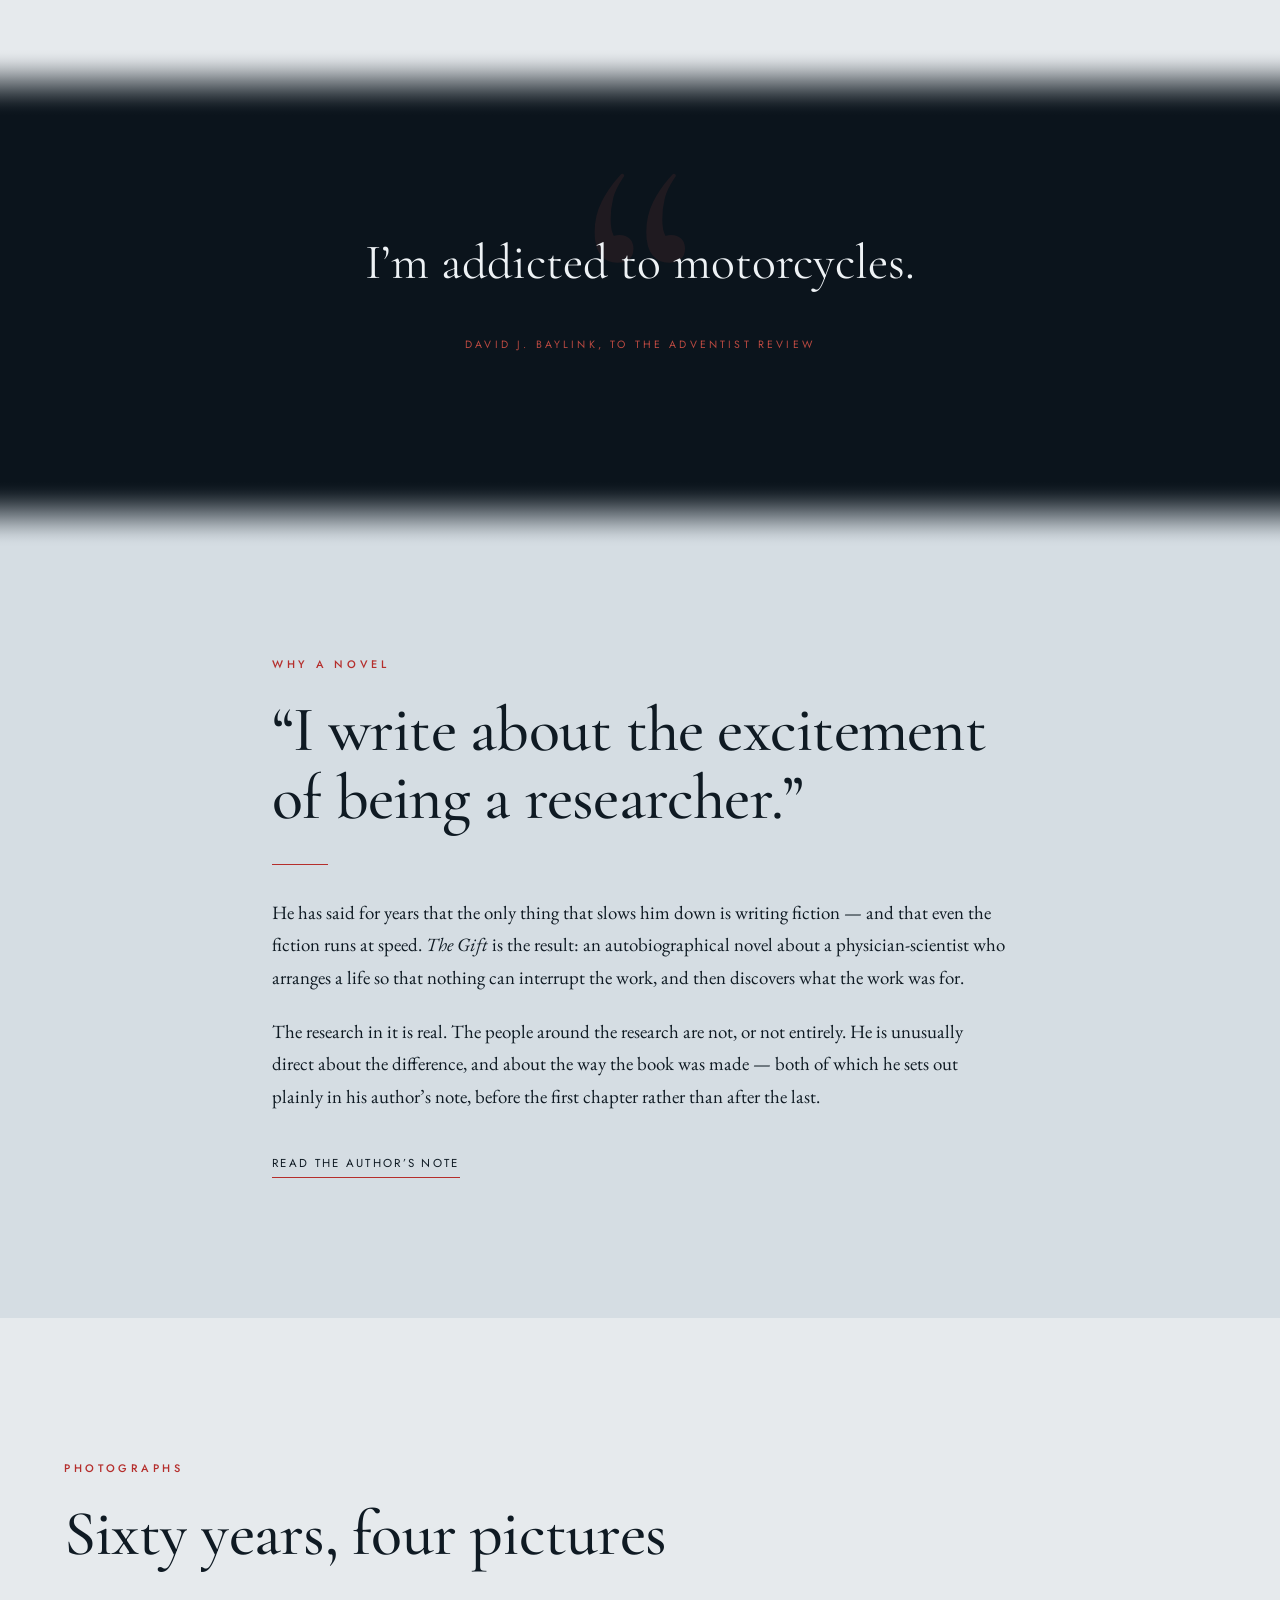
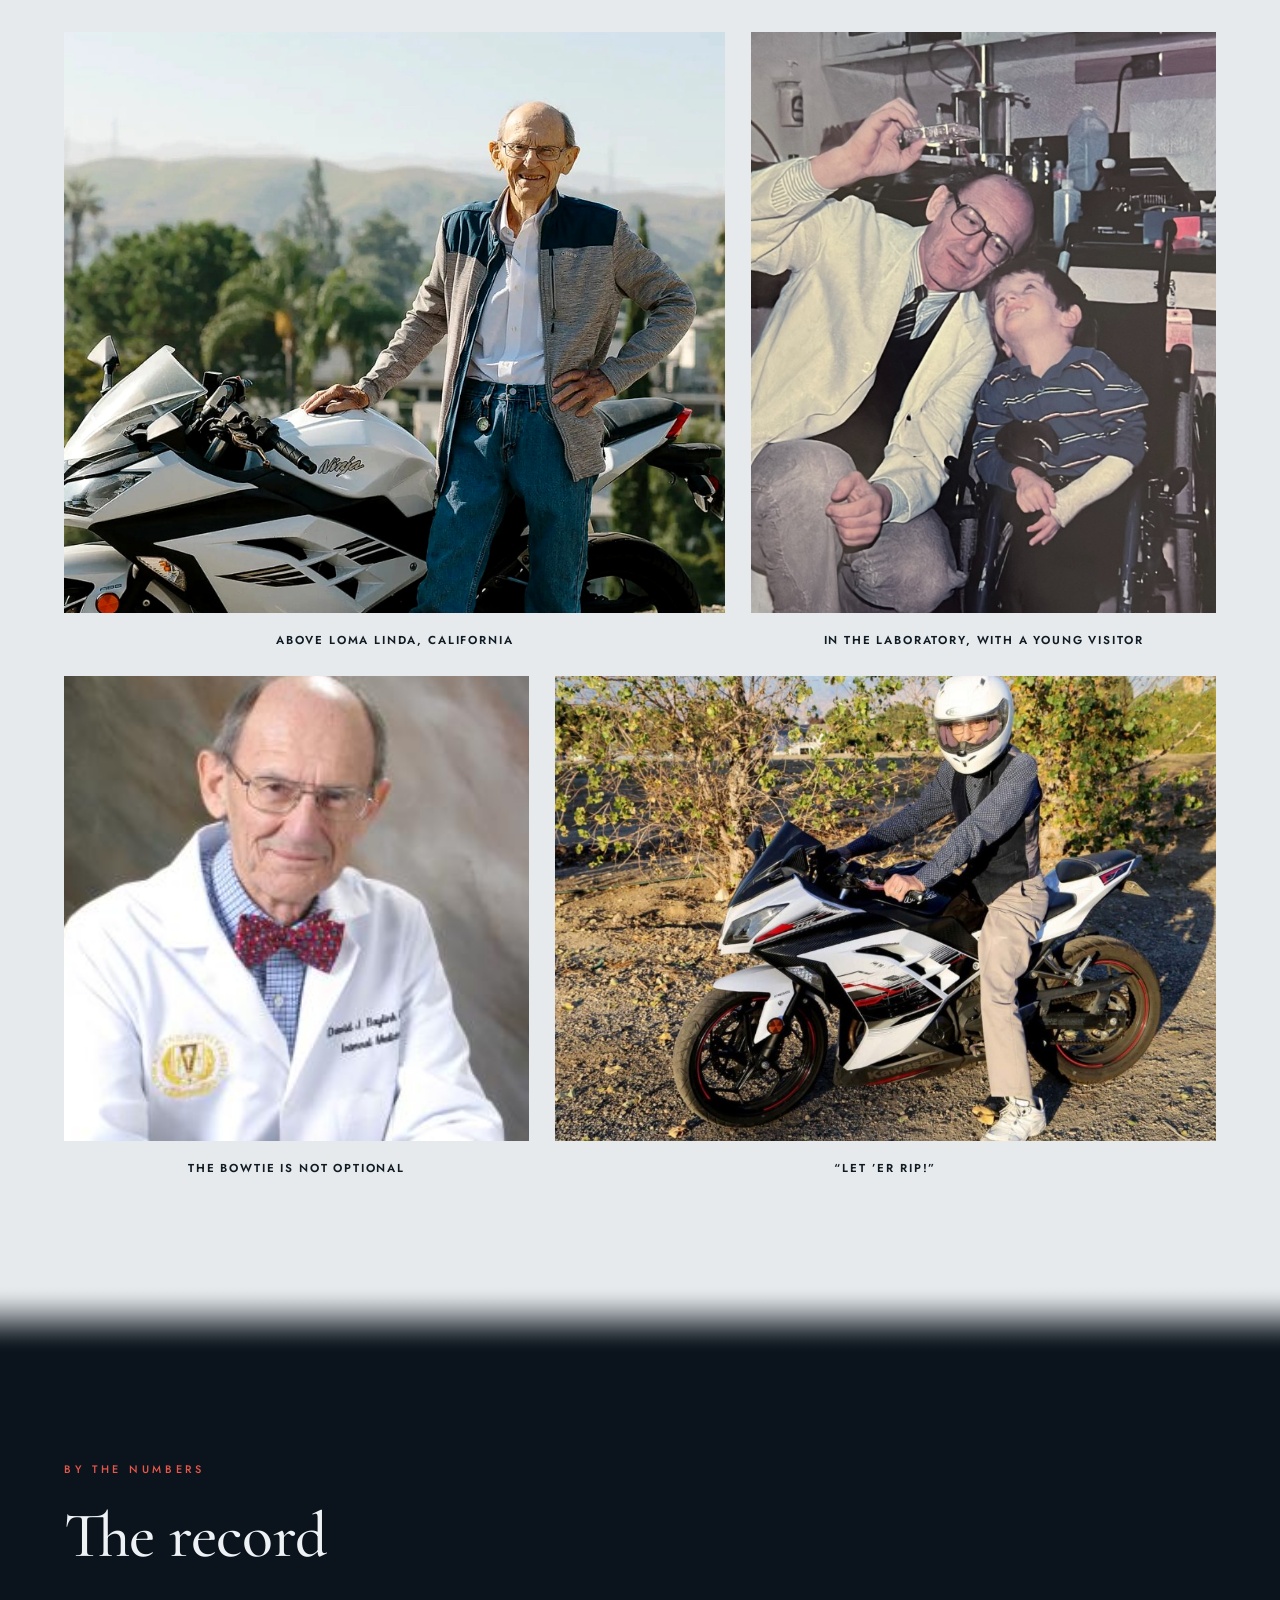
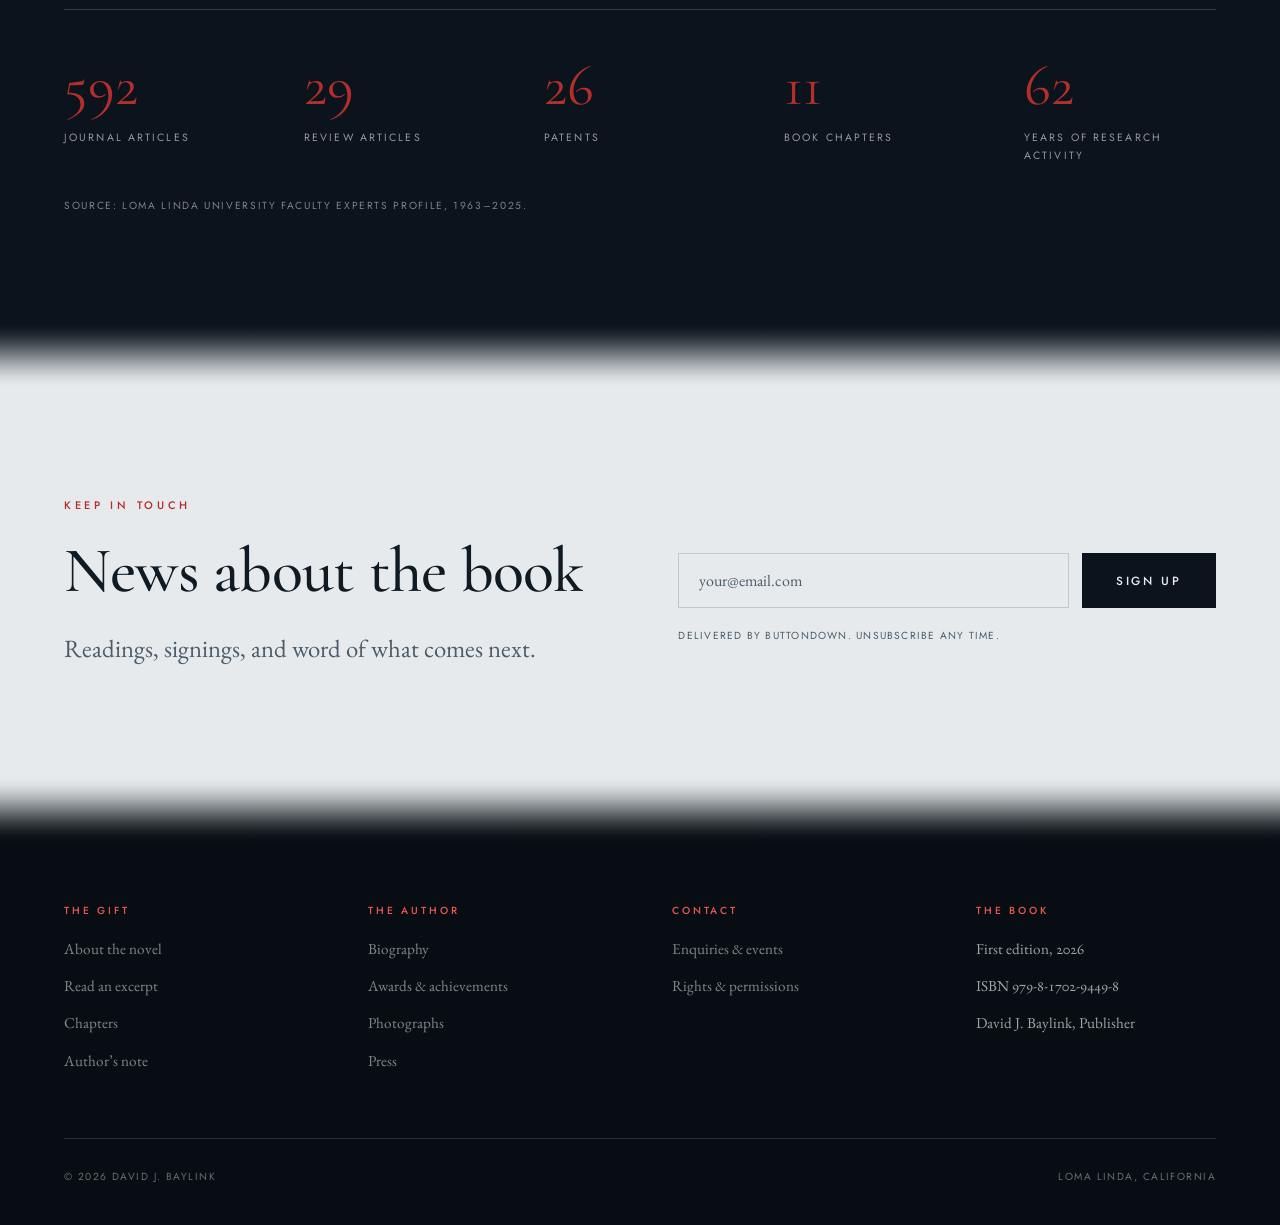
<file: about.html>
<!DOCTYPE html>
<html lang="en">
<head>
<meta charset="utf-8">
<meta name="viewport" content="width=device-width, initial-scale=1">
<title>About David J. Baylink, MD — The Gift</title>
<meta name="description" content="David J. Baylink, MD, is a Distinguished Professor of Medicine at Loma Linda University, author of more than 600 scientific papers, and — in his nineties — still commutes to the laboratory on a Kawasaki Ninja.">
<link rel="canonical" href="https://davidbaylink.com/about.html">
<meta property="og:type" content="profile">
<meta property="og:site_name" content="David J. Baylink">
<meta property="og:url" content="https://davidbaylink.com/about.html">
<meta property="og:title" content="About David J. Baylink, MD">
<meta property="og:description" content="Distinguished Professor of Medicine at Loma Linda University, author of more than 600 scientific papers, and — in his nineties — still commuting to the laboratory on a Kawasaki Ninja.">
<meta property="og:image" content="https://davidbaylink.com/assets/img/baylink-moto-portrait.jpg">
<meta name="twitter:card" content="summary_large_image">
<link rel="icon" href="data:image/svg+xml,%3Csvg xmlns='http://www.w3.org/2000/svg' viewBox='0 0 32 32'%3E%3Crect width='32' height='32' fill='%230b141c'/%3E%3Ctext x='16' y='23' font-family='Georgia,serif' font-size='19' fill='%23e8574b' text-anchor='middle'%3EG%3C/text%3E%3C/svg%3E">
<link rel="preconnect" href="https://fonts.googleapis.com">
<link rel="preconnect" href="https://fonts.gstatic.com" crossorigin>
<link href="https://fonts.googleapis.com/css2?family=Cormorant+Garamond:ital,wght@0,300;0,400;0,500;0,600;1,400&family=EB+Garamond:ital,wght@0,400;0,500;1,400&family=Jost:wght@300;400;500&display=swap" rel="stylesheet">
<link rel="stylesheet" href="assets/css/site.css">
</head>
<body>

<header class="site-header is-stuck">
  <a class="wordmark" href="index.html">The Gift<span>.</span></a>
  <button class="nav-toggle" aria-expanded="false" aria-controls="primary-nav">Menu</button>
  <nav class="nav" id="primary-nav" aria-label="Primary">
    <a href="index.html#story">The Novel</a>
    <a href="index.html#excerpt">Excerpt</a>
    <a href="about.html" aria-current="page">The Author</a>
    <a href="awards.html">Awards</a>
    <a href="the-gift.html">Chapters</a>
    <a href="index.html#press">Press</a>
    <a href="contact.html">Contact</a>
  </nav>
</header>

<main>

  <section class="page-hero">
    <div class="shell">
      <p class="eyebrow eyebrow--light" data-reveal>The author</p>
      <h1 class="page-hero__title" data-reveal style="--delay:.08s">David J. Baylink, MD</h1>
      <p data-reveal style="--delay:.16s">Distinguished Professor of Medicine at Loma Linda University.
        Head of the Division of Regenerative Medicine. Author of more than six hundred scientific
        papers &mdash; and, at last, of one novel.</p>
    </div>
  </section>

  <section class="section">
    <div class="shell split split--wide-text">
      <div class="framed" data-reveal>
        <img src="assets/img/baylink-headshot.jpg" alt="Portrait of David J. Baylink in his white coat and bowtie">
        <p class="caption">Loma Linda University School of Medicine</p>
      </div>
      <div data-reveal style="--delay:.12s">
        <h2 class="section-title">A life measured in questions</h2>
        <hr class="rule">
        <p>He took his BA at Walla Walla University in 1953 and his MD at Loma Linda University in 1957,
          and he has been at a bench, or beside a bed, more or less ever since. His research record on
          the university&rsquo;s books runs from 1963 to the present day &mdash; better than sixty
          years of continuous work.</p>
        <p>The science has moved through bone and calcium endocrine signaling, sepsis, gene therapy, and
          non-embryonic stem cells: the ones, as he puts it, that don&rsquo;t harm fetuses. He has held
          federal research funding continuously across the Department of Veterans Affairs, the National
          Institutes of Health, and the Department of Defense, and he holds two distinguished
          professorships alongside an appointment in the School of Dentistry.</p>
        <p>What the curriculum vitae does not record is the rest of it. He plays tennis. He skis. He
          rollerblades. He hikes the foothills after church on Sabbath. He does not drink coffee &mdash;
          &ldquo;I just drink a lot of water and get on my bike, go to work.&rdquo; And on Friday
          afternoons, the rider in the blue shirt and red bowtie splitting traffic on a Kawasaki Ninja
          is a man in his nineties on his way home from the laboratory.</p>
        <p>Asked to account for his longevity, he offers two reasons and no others: fairly good
          genetics, and he loves his job.</p>
      </div>
    </div>
  </section>

  <section class="pullquote">
    <div class="shell shell--narrow">
      <blockquote data-reveal>I&rsquo;m addicted to motorcycles.</blockquote>
      <cite data-reveal style="--delay:.15s">David J. Baylink, to the Adventist Review</cite>
    </div>
  </section>

  <section class="section section--warm">
    <div class="shell shell--narrow">
      <div data-reveal>
        <p class="eyebrow">Why a novel</p>
        <h2 class="section-title">&ldquo;I write about the excitement of being a researcher.&rdquo;</h2>
        <hr class="rule">
        <p>He has said for years that the only thing that slows him down is writing fiction &mdash; and
          that even the fiction runs at speed. <em>The Gift</em> is the result: an autobiographical
          novel about a physician-scientist who arranges a life so that nothing can interrupt the work,
          and then discovers what the work was for.</p>
        <p>The research in it is real. The people around the research are not, or not entirely. He is
          unusually direct about the difference, and about the way the book was made &mdash; both of
          which he sets out plainly in his author&rsquo;s note, before the first chapter rather than
          after the last.</p>
        <p style="margin-top:2rem"><a class="link-quiet" href="the-gift.html#note">Read the author&rsquo;s note</a></p>
      </div>
    </div>
  </section>

  <section class="section" id="gallery">
    <div class="shell">
      <div data-reveal>
        <p class="eyebrow">Photographs</p>
        <h2 class="section-title">Sixty years, four pictures</h2>
      </div>
      <div class="gallery" data-reveal style="--delay:.1s">
        <figure class="g1">
          <div class="gallery__media"><img src="assets/img/baylink-moto-portrait.jpg" alt="David Baylink standing beside his Kawasaki Ninja in the hills above Loma Linda"></div>
          <figcaption class="caption">Above Loma Linda, California</figcaption>
        </figure>
        <figure class="g2">
          <div class="gallery__media"><img src="assets/img/baylink-lab-boy.jpg" alt="Dr. Baylink holding a culture plate up to the light beside a young boy in a wheelchair in his laboratory"></div>
          <figcaption class="caption">In the laboratory, with a young visitor</figcaption>
        </figure>
        <figure class="g3">
          <div class="gallery__media"><img src="assets/img/baylink-headshot.jpg" alt="Dr. Baylink in white coat and bowtie"></div>
          <figcaption class="caption">The bowtie is not optional</figcaption>
        </figure>
        <figure class="g4">
          <div class="gallery__media"><img src="assets/img/baylink-riding.jpg" alt="David Baylink in helmet and riding gear, seated on his Kawasaki Ninja at golden hour"></div>
          <figcaption class="caption">&ldquo;Let &rsquo;er rip!&rdquo;</figcaption>
        </figure>
      </div>
    </div>
  </section>

  <section class="section section--dark">
    <div class="shell">
      <div data-reveal>
        <p class="eyebrow eyebrow--light">By the numbers</p>
        <h2 class="section-title">The record</h2>
      </div>
      <div class="facts" style="margin-top:2.5rem">
        <div data-reveal><div class="fact__n">592</div><div class="fact__l">Journal articles</div></div>
        <div data-reveal style="--delay:.06s"><div class="fact__n">29</div><div class="fact__l">Review articles</div></div>
        <div data-reveal style="--delay:.12s"><div class="fact__n">26</div><div class="fact__l">Patents</div></div>
        <div data-reveal style="--delay:.18s"><div class="fact__n">11</div><div class="fact__l">Book chapters</div></div>
        <div data-reveal style="--delay:.24s"><div class="fact__n">62</div><div class="fact__l">Years of research activity</div></div>
      </div>
      <p class="caption" style="margin-top:2rem">Source: Loma Linda University faculty experts profile, 1963&ndash;2025.</p>
    </div>
  </section>

  <section class="section">
    <div class="shell signup">
      <div data-reveal>
        <p class="eyebrow">Keep in touch</p>
        <h2 class="section-title">News about the book</h2>
        <p class="lede" style="margin-top:1.5rem">Readings, signings, and word of what comes next.</p>
      </div>
      <form data-signup data-reveal style="--delay:.1s"
            action="https://buttondown.com/api/emails/embed-subscribe/davidbaylink"
            method="post" target="buttondown">
        <label class="visually-hidden" for="email">Email address</label>
        <div class="field-row">
          <input id="email" type="email" name="email" placeholder="your@email.com" required>
          <button class="btn" type="submit">Sign up</button>
        </div>
        <input type="hidden" name="tag" value="the-gift">
        <input type="hidden" name="embed" value="1">
        <p class="form-note">Delivered by Buttondown. Unsubscribe any time.</p>
      </form>
    </div>
  </section>

</main>

<footer class="site-footer">
  <div class="shell">
    <div class="footer-grid">
      <div>
        <h3>The Gift</h3>
        <ul>
          <li><a href="index.html#story">About the novel</a></li>
          <li><a href="index.html#excerpt">Read an excerpt</a></li>
          <li><a href="the-gift.html">Chapters</a></li>
          <li><a href="the-gift.html#note">Author&rsquo;s note</a></li>
        </ul>
      </div>
      <div>
        <h3>The Author</h3>
        <ul>
          <li><a href="about.html">Biography</a></li>
          <li><a href="awards.html">Awards &amp; achievements</a></li>
          <li><a href="about.html#gallery">Photographs</a></li>
          <li><a href="index.html#press">Press</a></li>
        </ul>
      </div>
      <div>
        <h3>Contact</h3>
        <ul>
          <li><a href="contact.html">Enquiries &amp; events</a></li>
          <li><a href="contact.html#rights">Rights &amp; permissions</a></li>
        </ul>
      </div>
      <div>
        <h3>The Book</h3>
        <ul>
          <li>First edition, 2026</li>
          <li>ISBN 979-8-1702-9449-8</li>
          <li>David J. Baylink, Publisher</li>
        </ul>
      </div>
    </div>
    <div class="footer-bottom">
      <span>&copy; 2026 David J. Baylink</span>
      <span>Loma Linda, California</span>
    </div>
  </div>
</footer>

<script src="assets/js/site.js"></script>
</body>
</html>
</file>
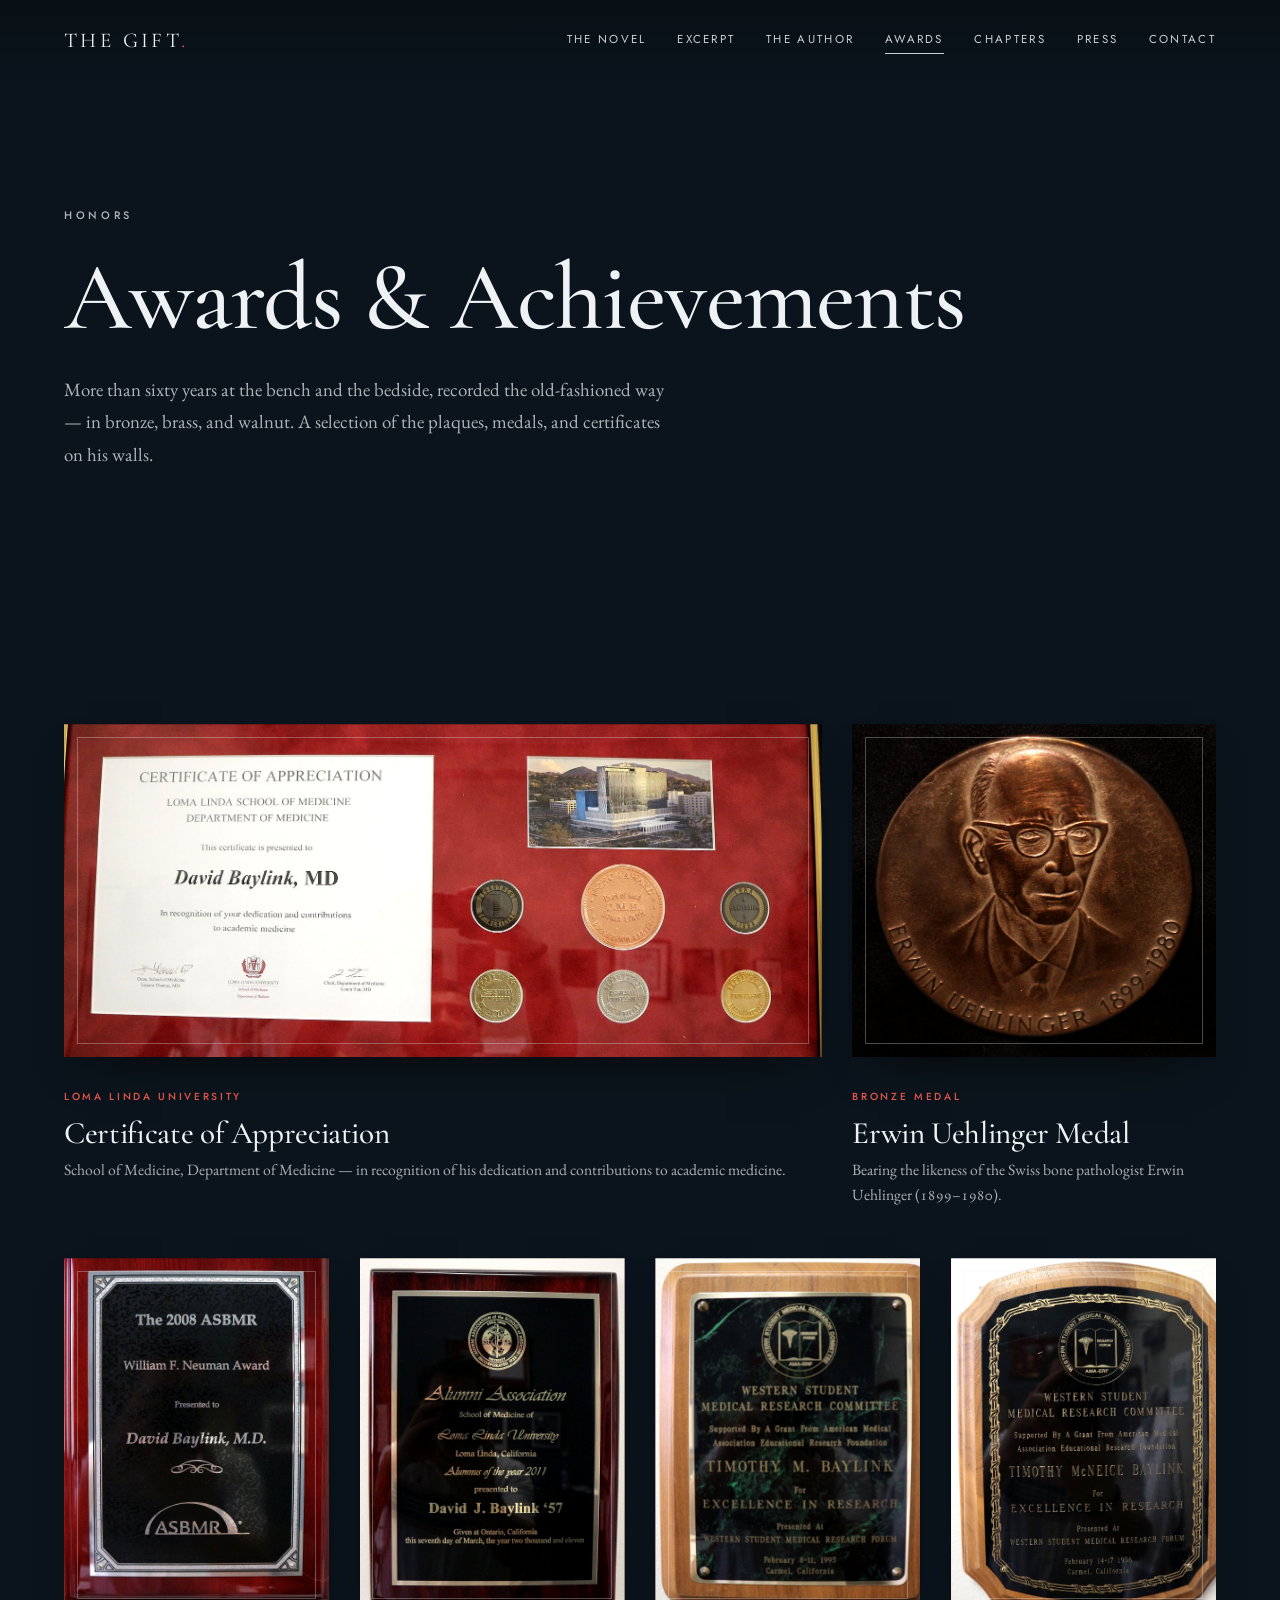
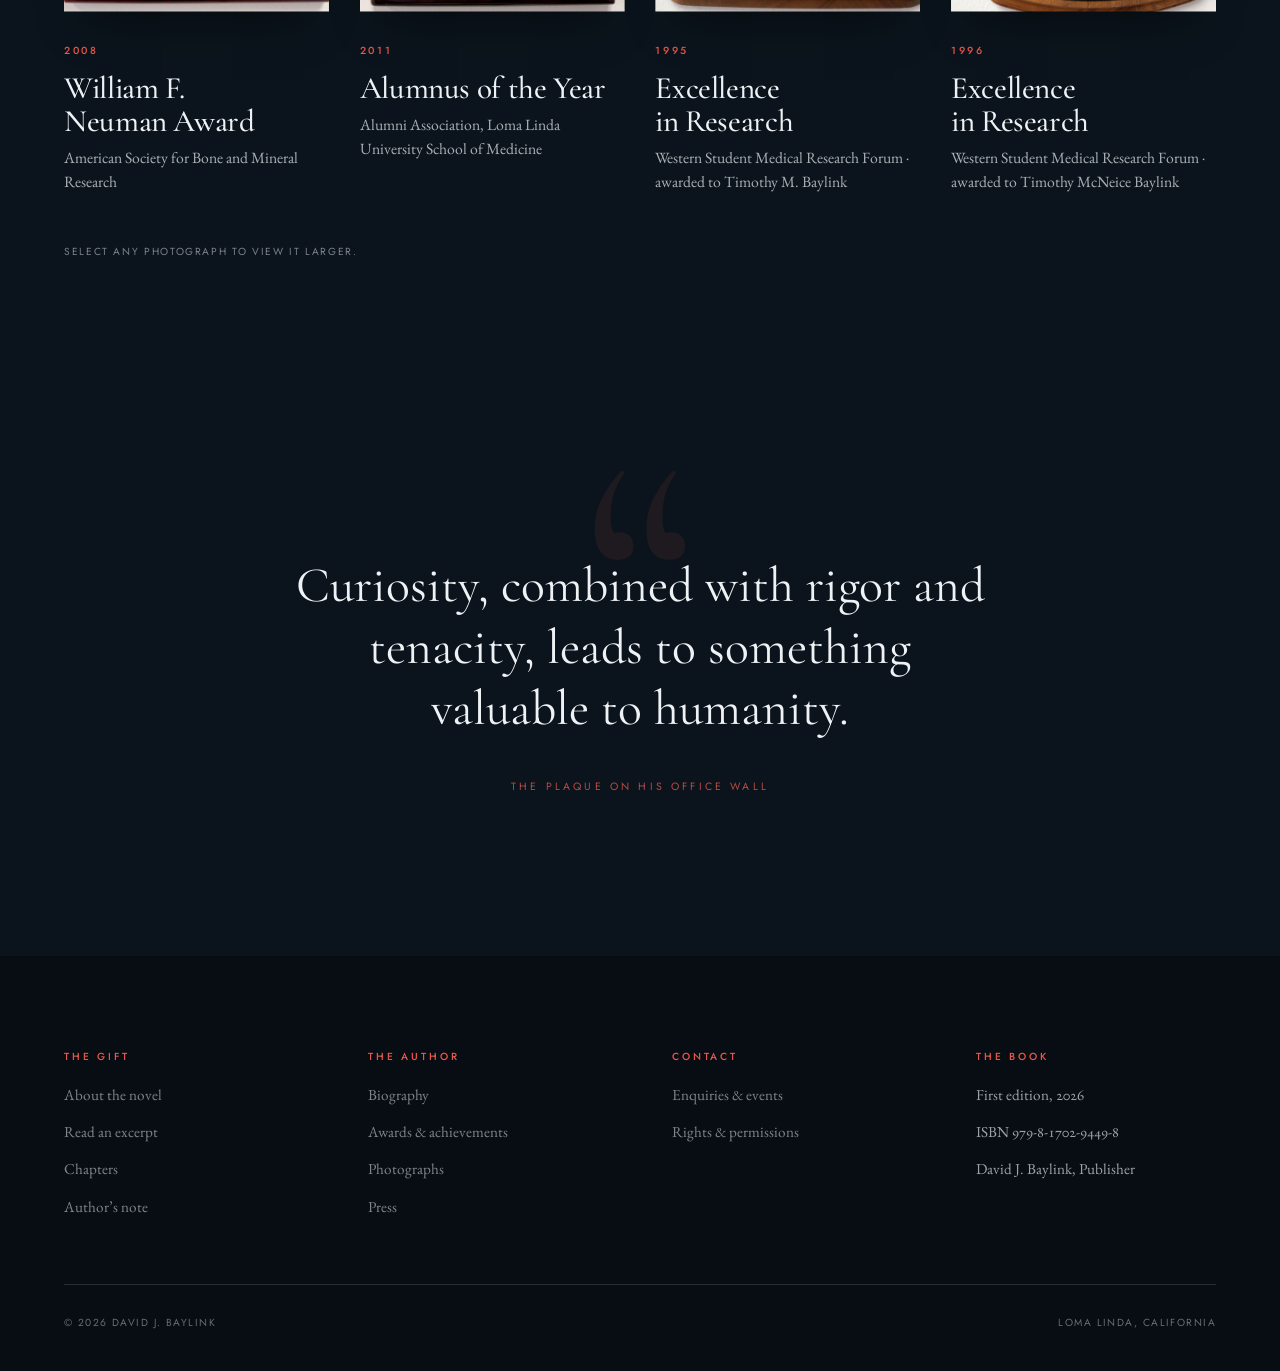
<file: awards.html>
<!DOCTYPE html>
<html lang="en">
<head>
<meta charset="utf-8">
<meta name="viewport" content="width=device-width, initial-scale=1">
<title>Awards &amp; Achievements — David J. Baylink, MD</title>
<meta name="description" content="Awards and honors of David J. Baylink, MD — the ASBMR William F. Neuman Award, Loma Linda University School of Medicine Alumnus of the Year, the Erwin Uehlinger Medal, and more.">
<link rel="canonical" href="https://davidbaylink.com/awards.html">
<meta property="og:type" content="profile">
<meta property="og:site_name" content="David J. Baylink">
<meta property="og:url" content="https://davidbaylink.com/awards.html">
<meta property="og:title" content="Awards &amp; Achievements — David J. Baylink, MD">
<meta property="og:description" content="Plaques, medals, and certificates from more than sixty years in academic medicine.">
<meta property="og:image" content="https://davidbaylink.com/assets/img/award-asbmr-neuman-2008.jpg">
<meta name="twitter:card" content="summary_large_image">
<link rel="icon" href="data:image/svg+xml,%3Csvg xmlns='http://www.w3.org/2000/svg' viewBox='0 0 32 32'%3E%3Crect width='32' height='32' fill='%230b141c'/%3E%3Ctext x='16' y='23' font-family='Georgia,serif' font-size='19' fill='%23e8574b' text-anchor='middle'%3EG%3C/text%3E%3C/svg%3E">
<link rel="preconnect" href="https://fonts.googleapis.com">
<link rel="preconnect" href="https://fonts.gstatic.com" crossorigin>
<link href="https://fonts.googleapis.com/css2?family=Cormorant+Garamond:ital,wght@0,300;0,400;0,500;0,600;1,400&family=EB+Garamond:ital,wght@0,400;0,500;1,400&family=Jost:wght@300;400;500&display=swap" rel="stylesheet">
<link rel="stylesheet" href="assets/css/site.css">
</head>
<body>

<header class="site-header is-stuck">
  <a class="wordmark" href="index.html">The Gift<span>.</span></a>
  <button class="nav-toggle" aria-expanded="false" aria-controls="primary-nav">Menu</button>
  <nav class="nav" id="primary-nav" aria-label="Primary">
    <a href="index.html#story">The Novel</a>
    <a href="index.html#excerpt">Excerpt</a>
    <a href="about.html">The Author</a>
    <a href="awards.html" aria-current="page">Awards</a>
    <a href="the-gift.html">Chapters</a>
    <a href="index.html#press">Press</a>
    <a href="contact.html">Contact</a>
  </nav>
</header>

<main>

  <section class="page-hero">
    <div class="shell">
      <p class="eyebrow eyebrow--light" data-reveal>Honors</p>
      <h1 class="page-hero__title" data-reveal style="--delay:.08s">Awards &amp; Achievements</h1>
      <p data-reveal style="--delay:.16s">More than sixty years at the bench and the bedside, recorded the
        old-fashioned way &mdash; in bronze, brass, and walnut. A selection of the plaques, medals, and
        certificates on his walls.</p>
    </div>
  </section>

  <section class="section section--dark" id="awards">
    <div class="shell">
      <div class="awards">
        <figure class="award award--wide" data-reveal>
          <a class="award__frame" href="assets/img/award-llu-certificate.jpg" data-lightbox>
            <img src="assets/img/award-llu-certificate.jpg" width="1600" height="771" loading="lazy"
                 alt="Framed Certificate of Appreciation from the Loma Linda School of Medicine Department of Medicine presented to David Baylink, MD, mounted on red velvet with six commemorative coins and a photograph of the medical center">
          </a>
          <figcaption>
            <span class="award__year">Loma Linda University</span>
            <h2 class="award__title">Certificate of Appreciation</h2>
            <p class="award__detail">School of Medicine, Department of Medicine &mdash; in recognition of
              his dedication and contributions to academic medicine.</p>
          </figcaption>
        </figure>

        <figure class="award award--square" data-reveal style="--delay:.08s">
          <a class="award__frame" href="assets/img/award-uehlinger-medal.jpg" data-lightbox>
            <img src="assets/img/award-uehlinger-medal.jpg" width="1600" height="1584" loading="lazy"
                 alt="Bronze medal bearing the portrait of Erwin Uehlinger, 1899–1980">
          </a>
          <figcaption>
            <span class="award__year">Bronze medal</span>
            <h2 class="award__title">Erwin Uehlinger Medal</h2>
            <p class="award__detail">Bearing the likeness of the Swiss bone pathologist Erwin Uehlinger
              (1899&ndash;1980).</p>
          </figcaption>
        </figure>

        <figure class="award" data-reveal>
          <a class="award__frame" href="assets/img/award-asbmr-neuman-2008.jpg" data-lightbox>
            <img src="assets/img/award-asbmr-neuman-2008.jpg" width="1330" height="1600" loading="lazy"
                 alt="Plaque: The 2008 ASBMR William F. Neuman Award presented to David Baylink, M.D.">
          </a>
          <figcaption>
            <span class="award__year">2008</span>
            <h2 class="award__title">William F. Neuman Award</h2>
            <p class="award__detail">American Society for Bone and Mineral Research</p>
          </figcaption>
        </figure>

        <figure class="award" data-reveal style="--delay:.08s">
          <a class="award__frame" href="assets/img/award-llu-alumnus-2011.jpg" data-lightbox>
            <img src="assets/img/award-llu-alumnus-2011.jpg" width="1184" height="1600" loading="lazy"
                 alt="Plaque: Alumni Association, School of Medicine of Loma Linda University, Alumnus of the Year 2011 presented to David J. Baylink '57">
          </a>
          <figcaption>
            <span class="award__year">2011</span>
            <h2 class="award__title">Alumnus of the Year</h2>
            <p class="award__detail">Alumni Association, Loma Linda University School of Medicine</p>
          </figcaption>
        </figure>

        <figure class="award" data-reveal style="--delay:.16s">
          <a class="award__frame" href="assets/img/award-wsmrf-1995.jpg" data-lightbox>
            <img src="assets/img/award-wsmrf-1995.jpg" width="1187" height="1600" loading="lazy"
                 alt="Plaque from the Western Student Medical Research Committee to Timothy M. Baylink for Excellence in Research, Carmel, California, February 1995">
          </a>
          <figcaption>
            <span class="award__year">1995</span>
            <h2 class="award__title">Excellence in Research</h2>
            <p class="award__detail">Western Student Medical Research Forum &middot; awarded to
              Timothy M. Baylink</p>
          </figcaption>
        </figure>

        <figure class="award" data-reveal style="--delay:.24s">
          <a class="award__frame" href="assets/img/award-wsmrf-1996.jpg" data-lightbox>
            <img src="assets/img/award-wsmrf-1996.jpg" width="1181" height="1600" loading="lazy"
                 alt="Plaque from the Western Student Medical Research Committee to Timothy McNeice Baylink for Excellence in Research, Carmel, California, February 1996">
          </a>
          <figcaption>
            <span class="award__year">1996</span>
            <h2 class="award__title">Excellence in Research</h2>
            <p class="award__detail">Western Student Medical Research Forum &middot; awarded to
              Timothy McNeice Baylink</p>
          </figcaption>
        </figure>
      </div>
      <p class="caption" style="margin-top:3rem">Select any photograph to view it larger.</p>
    </div>
  </section>

  <section class="pullquote">
    <div class="shell shell--narrow">
      <blockquote data-reveal>Curiosity, combined with rigor and tenacity, leads to something valuable to humanity.</blockquote>
      <cite data-reveal style="--delay:.15s">The plaque on his office wall</cite>
    </div>
  </section>

</main>

<dialog class="lightbox" aria-label="Enlarged photograph">
  <form method="dialog"><button class="lightbox__close" aria-label="Close">&times;</button></form>
  <img alt="">
</dialog>

<footer class="site-footer">
  <div class="shell">
    <div class="footer-grid">
      <div>
        <h3>The Gift</h3>
        <ul>
          <li><a href="index.html#story">About the novel</a></li>
          <li><a href="index.html#excerpt">Read an excerpt</a></li>
          <li><a href="the-gift.html">Chapters</a></li>
          <li><a href="the-gift.html#note">Author&rsquo;s note</a></li>
        </ul>
      </div>
      <div>
        <h3>The Author</h3>
        <ul>
          <li><a href="about.html">Biography</a></li>
          <li><a href="awards.html">Awards &amp; achievements</a></li>
          <li><a href="about.html#gallery">Photographs</a></li>
          <li><a href="index.html#press">Press</a></li>
        </ul>
      </div>
      <div>
        <h3>Contact</h3>
        <ul>
          <li><a href="contact.html">Enquiries &amp; events</a></li>
          <li><a href="contact.html#rights">Rights &amp; permissions</a></li>
        </ul>
      </div>
      <div>
        <h3>The Book</h3>
        <ul>
          <li>First edition, 2026</li>
          <li>ISBN 979-8-1702-9449-8</li>
          <li>David J. Baylink, Publisher</li>
        </ul>
      </div>
    </div>
    <div class="footer-bottom">
      <span>&copy; 2026 David J. Baylink</span>
      <span>Loma Linda, California</span>
    </div>
  </div>
</footer>

<script src="assets/js/site.js"></script>
</body>
</html>
</file>
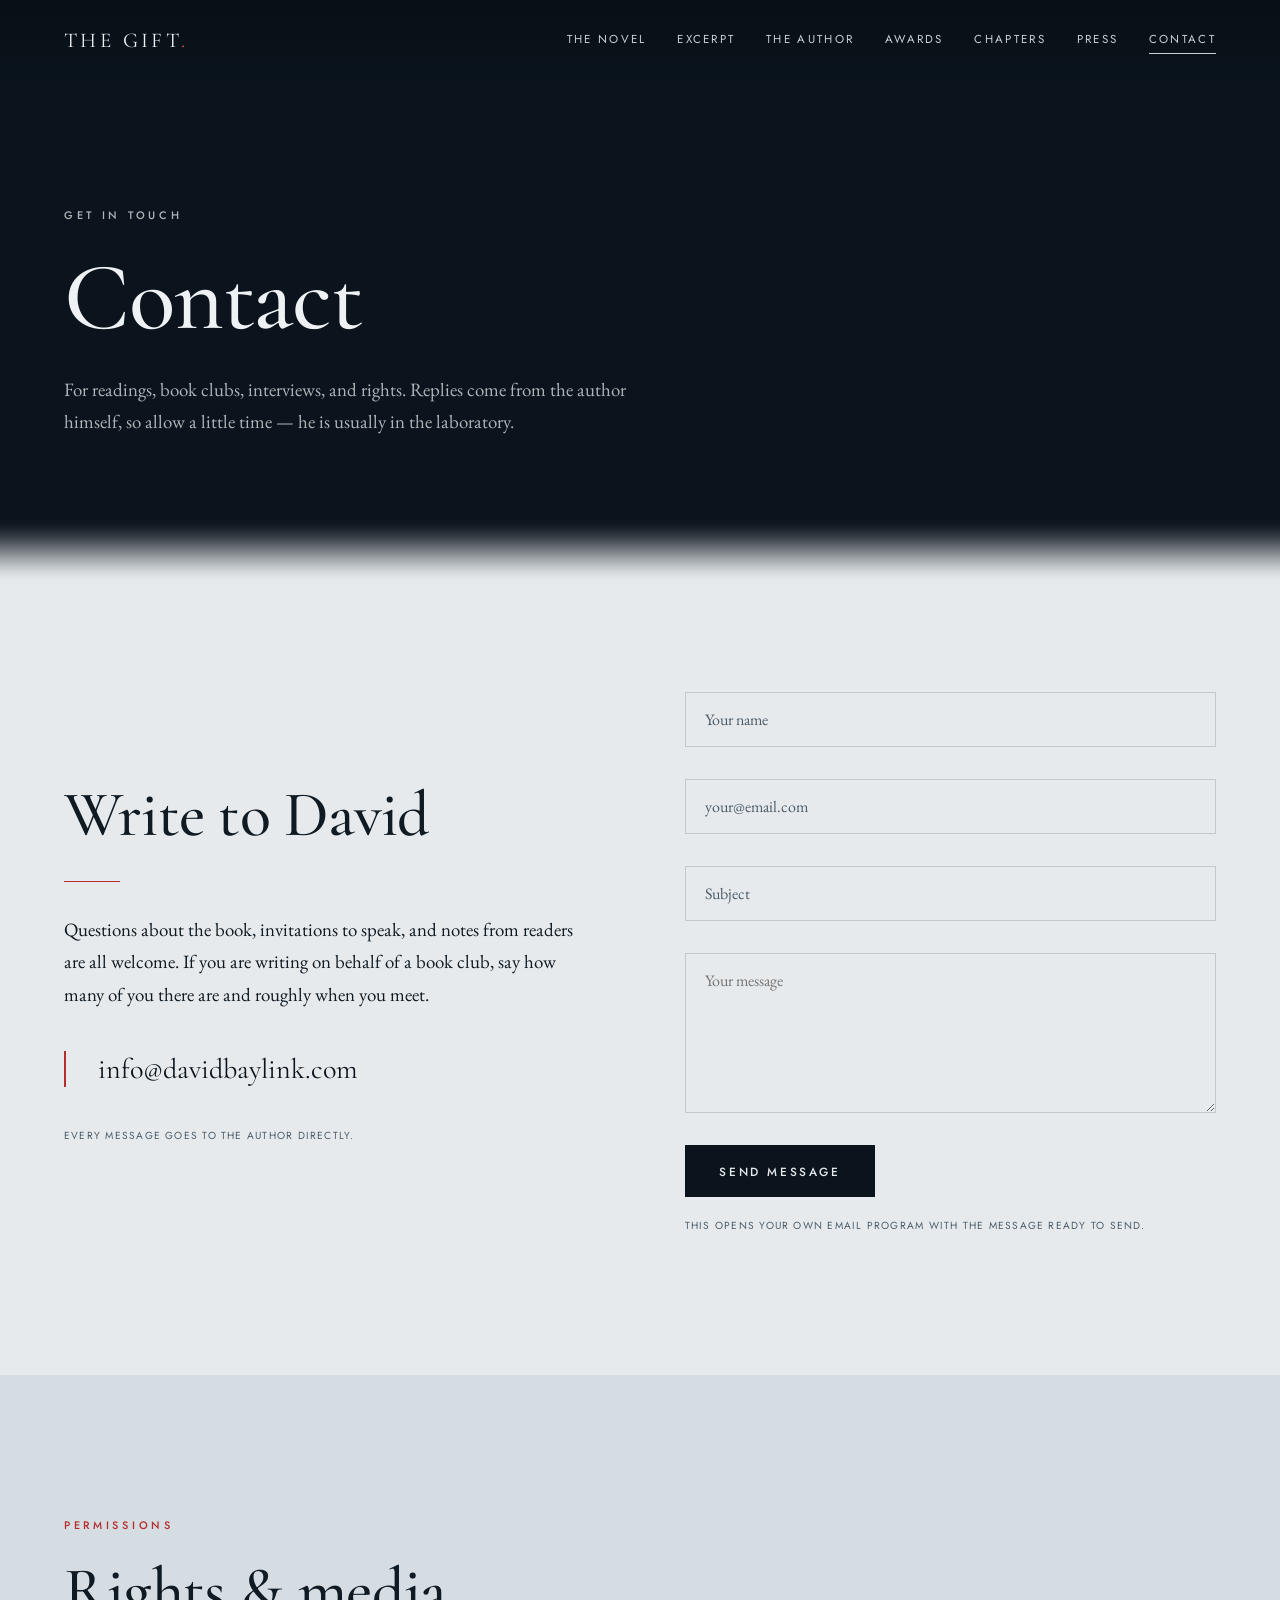
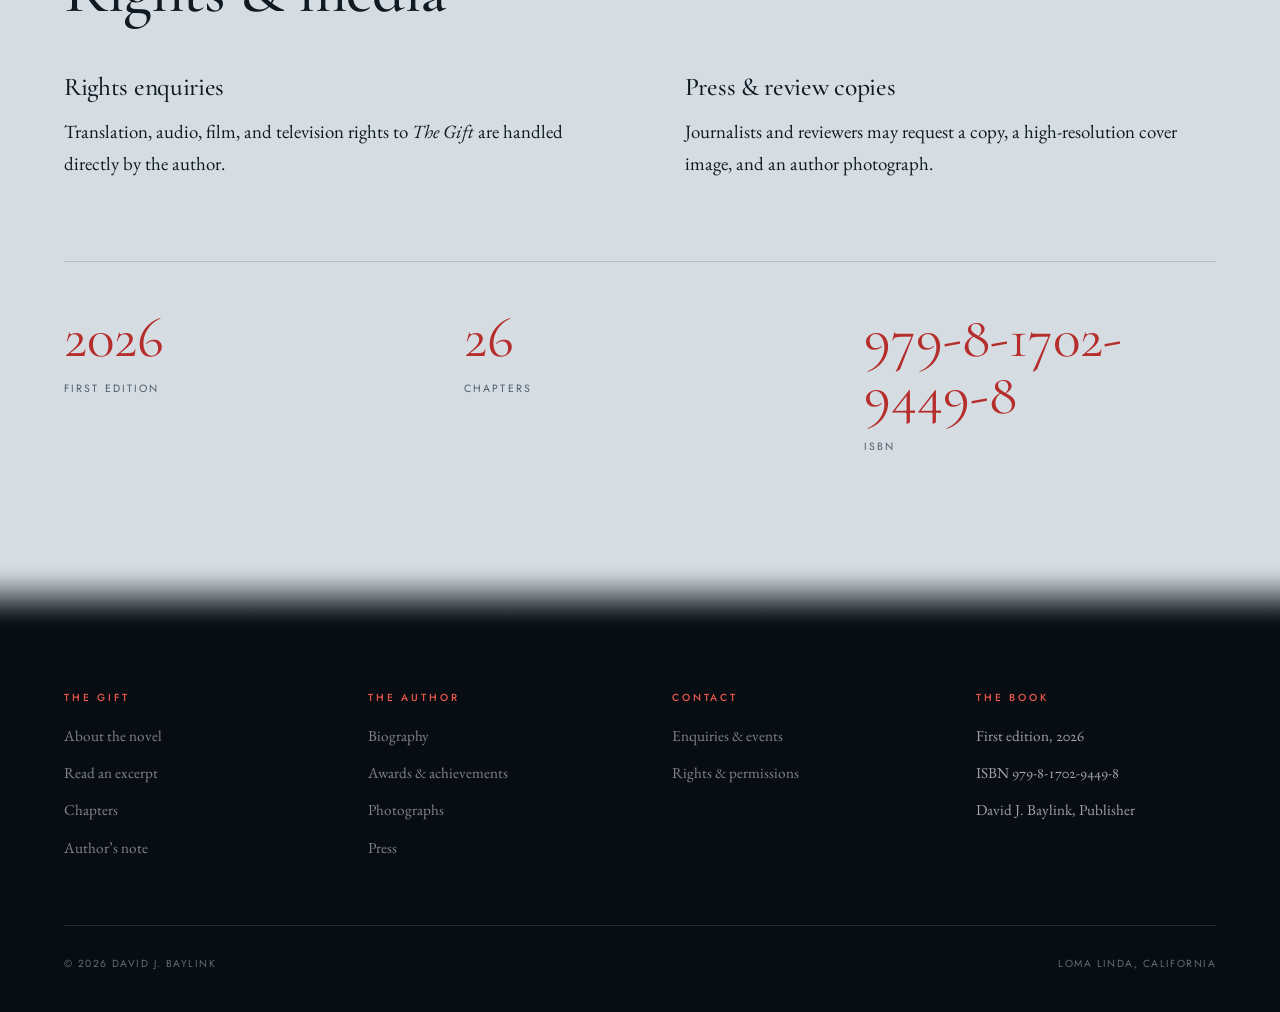
<file: contact.html>
<!DOCTYPE html>
<html lang="en">
<head>
<meta charset="utf-8">
<meta name="viewport" content="width=device-width, initial-scale=1">
<title>Contact — The Gift, a novel by David J. Baylink</title>
<meta name="description" content="Enquiries, events, book clubs, and rights for The Gift, the first novel by David J. Baylink, MD.">
<link rel="canonical" href="https://davidbaylink.com/contact.html">
<meta property="og:type" content="website">
<meta property="og:site_name" content="David J. Baylink">
<meta property="og:url" content="https://davidbaylink.com/contact.html">
<meta property="og:title" content="Contact — The Gift, a novel by David J. Baylink">
<meta property="og:description" content="Enquiries, events, book clubs, and rights for The Gift.">
<meta property="og:image" content="https://davidbaylink.com/assets/img/baylink-moto-portrait.jpg">
<meta name="twitter:card" content="summary_large_image">
<link rel="icon" href="data:image/svg+xml,%3Csvg xmlns='http://www.w3.org/2000/svg' viewBox='0 0 32 32'%3E%3Crect width='32' height='32' fill='%230b141c'/%3E%3Ctext x='16' y='23' font-family='Georgia,serif' font-size='19' fill='%23e8574b' text-anchor='middle'%3EG%3C/text%3E%3C/svg%3E">
<link rel="preconnect" href="https://fonts.googleapis.com">
<link rel="preconnect" href="https://fonts.gstatic.com" crossorigin>
<link href="https://fonts.googleapis.com/css2?family=Cormorant+Garamond:ital,wght@0,300;0,400;0,500;0,600;1,400&family=EB+Garamond:ital,wght@0,400;0,500;1,400&family=Jost:wght@300;400;500&display=swap" rel="stylesheet">
<link rel="stylesheet" href="assets/css/site.css">
</head>
<body>

<header class="site-header is-stuck">
  <a class="wordmark" href="index.html">The Gift<span>.</span></a>
  <button class="nav-toggle" aria-expanded="false" aria-controls="primary-nav">Menu</button>
  <nav class="nav" id="primary-nav" aria-label="Primary">
    <a href="index.html#story">The Novel</a>
    <a href="index.html#excerpt">Excerpt</a>
    <a href="about.html">The Author</a>
    <a href="awards.html">Awards</a>
    <a href="the-gift.html">Chapters</a>
    <a href="index.html#press">Press</a>
    <a href="contact.html" aria-current="page">Contact</a>
  </nav>
</header>

<main>

  <section class="page-hero">
    <div class="shell">
      <p class="eyebrow eyebrow--light" data-reveal>Get in touch</p>
      <h1 class="page-hero__title" data-reveal style="--delay:.08s">Contact</h1>
      <p data-reveal style="--delay:.16s">For readings, book clubs, interviews, and rights.
        Replies come from the author himself, so allow a little time &mdash; he is usually
        in the laboratory.</p>
    </div>
  </section>

  <section class="section">
    <div class="shell split">
      <div data-reveal>
        <h2 class="section-title">Write to David</h2>
        <hr class="rule">
        <p>Questions about the book, invitations to speak, and notes from readers are all welcome.
          If you are writing on behalf of a book club, say how many of you there are and roughly
          when you meet.</p>
        <p class="first-line" style="font-size:clamp(1.3rem,2.2vw,1.8rem)">
          <a href="mailto:info@davidbaylink.com" style="text-decoration:none">info@davidbaylink.com</a>
        </p>
        <p class="form-note">Every message goes to the author directly.</p>
      </div>

      <form data-mailto data-reveal style="--delay:.1s">
        <label class="visually-hidden" for="name">Your name</label>
        <div class="field-row" style="margin-top:0">
          <input id="name" type="text" name="name" placeholder="Your name" required>
        </div>
        <label class="visually-hidden" for="cemail">Email address</label>
        <div class="field-row">
          <input id="cemail" type="email" name="email" placeholder="your@email.com" required>
        </div>
        <label class="visually-hidden" for="subject">Subject</label>
        <div class="field-row">
          <input id="subject" type="text" name="subject" placeholder="Subject" required>
        </div>
        <label class="visually-hidden" for="message">Message</label>
        <div class="field-row">
          <textarea id="message" name="message" rows="6" placeholder="Your message" required
            style="flex:1 1 100%;font-family:var(--font-body);font-size:1rem;padding:1rem 1.2rem;border:1px solid var(--rule);background:transparent;color:inherit;border-radius:0;resize:vertical"></textarea>
        </div>
        <div class="field-row">
          <button class="btn" type="submit">Send message</button>
        </div>
        <p class="form-note">This opens your own email program with the message ready to send.</p>
      </form>
    </div>
  </section>

  <section class="section section--warm" id="rights">
    <div class="shell">
      <div data-reveal>
        <p class="eyebrow">Permissions</p>
        <h2 class="section-title">Rights &amp; media</h2>
      </div>
      <div class="split" style="margin-top:3rem">
        <div data-reveal>
          <h3 style="font-size:1.6rem">Rights enquiries</h3>
          <p style="margin-top:1rem">Translation, audio, film, and television rights to <em>The Gift</em>
            are handled directly by the author.</p>
        </div>
        <div data-reveal style="--delay:.1s">
          <h3 style="font-size:1.6rem">Press &amp; review copies</h3>
          <p style="margin-top:1rem">Journalists and reviewers may request a copy, a high-resolution
            cover image, and an author photograph.</p>
        </div>
      </div>
      <div class="facts">
        <div data-reveal><div class="fact__n">2026</div><div class="fact__l">First edition</div></div>
        <div data-reveal style="--delay:.08s"><div class="fact__n">26</div><div class="fact__l">Chapters</div></div>
        <div data-reveal style="--delay:.16s"><div class="fact__n">979-8-1702-9449-8</div><div class="fact__l">ISBN</div></div>
      </div>
    </div>
  </section>

</main>

<footer class="site-footer">
  <div class="shell">
    <div class="footer-grid">
      <div>
        <h3>The Gift</h3>
        <ul>
          <li><a href="index.html#story">About the novel</a></li>
          <li><a href="index.html#excerpt">Read an excerpt</a></li>
          <li><a href="the-gift.html">Chapters</a></li>
          <li><a href="the-gift.html#note">Author&rsquo;s note</a></li>
        </ul>
      </div>
      <div>
        <h3>The Author</h3>
        <ul>
          <li><a href="about.html">Biography</a></li>
          <li><a href="awards.html">Awards &amp; achievements</a></li>
          <li><a href="about.html#gallery">Photographs</a></li>
          <li><a href="index.html#press">Press</a></li>
        </ul>
      </div>
      <div>
        <h3>Contact</h3>
        <ul>
          <li><a href="contact.html">Enquiries &amp; events</a></li>
          <li><a href="contact.html#rights">Rights &amp; permissions</a></li>
        </ul>
      </div>
      <div>
        <h3>The Book</h3>
        <ul>
          <li>First edition, 2026</li>
          <li>ISBN 979-8-1702-9449-8</li>
          <li>David J. Baylink, Publisher</li>
        </ul>
      </div>
    </div>
    <div class="footer-bottom">
      <span>&copy; 2026 David J. Baylink</span>
      <span>Loma Linda, California</span>
    </div>
  </div>
</footer>

<script src="assets/js/site.js"></script>
</body>
</html>
</file>
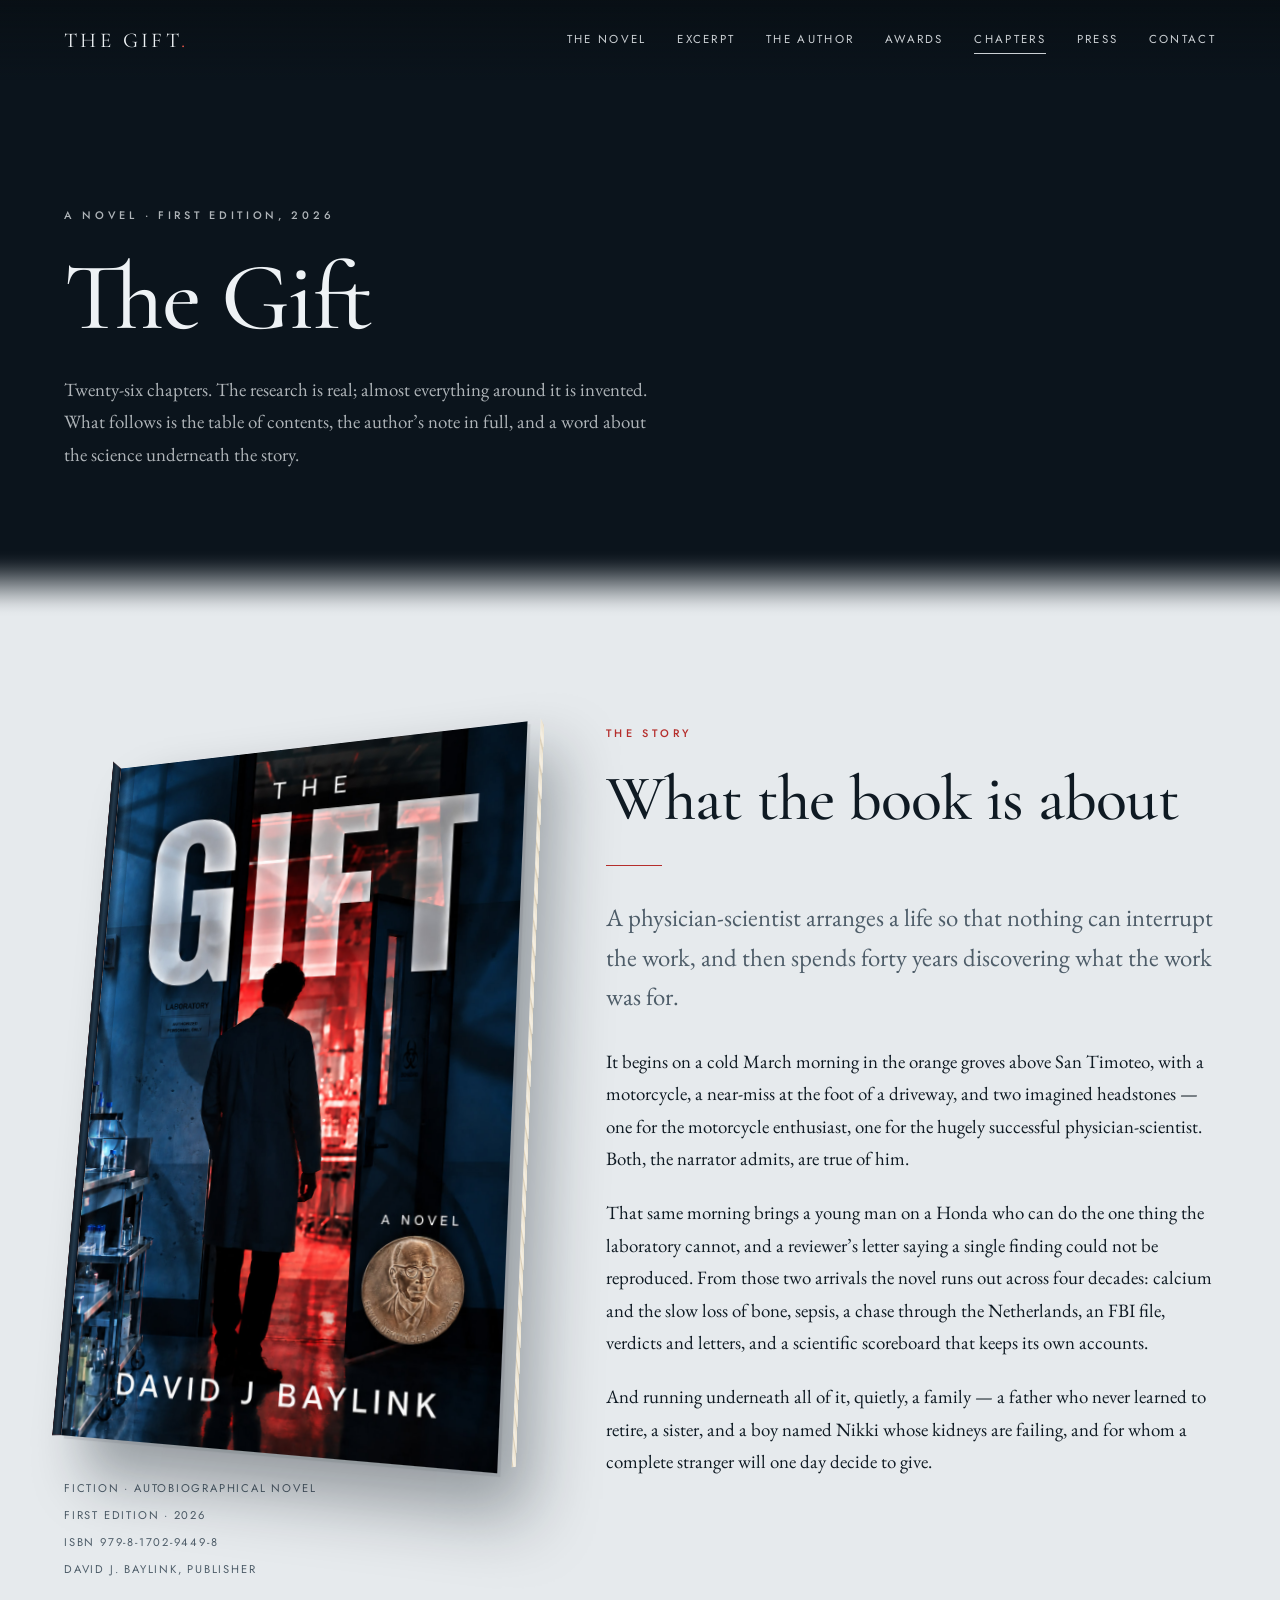
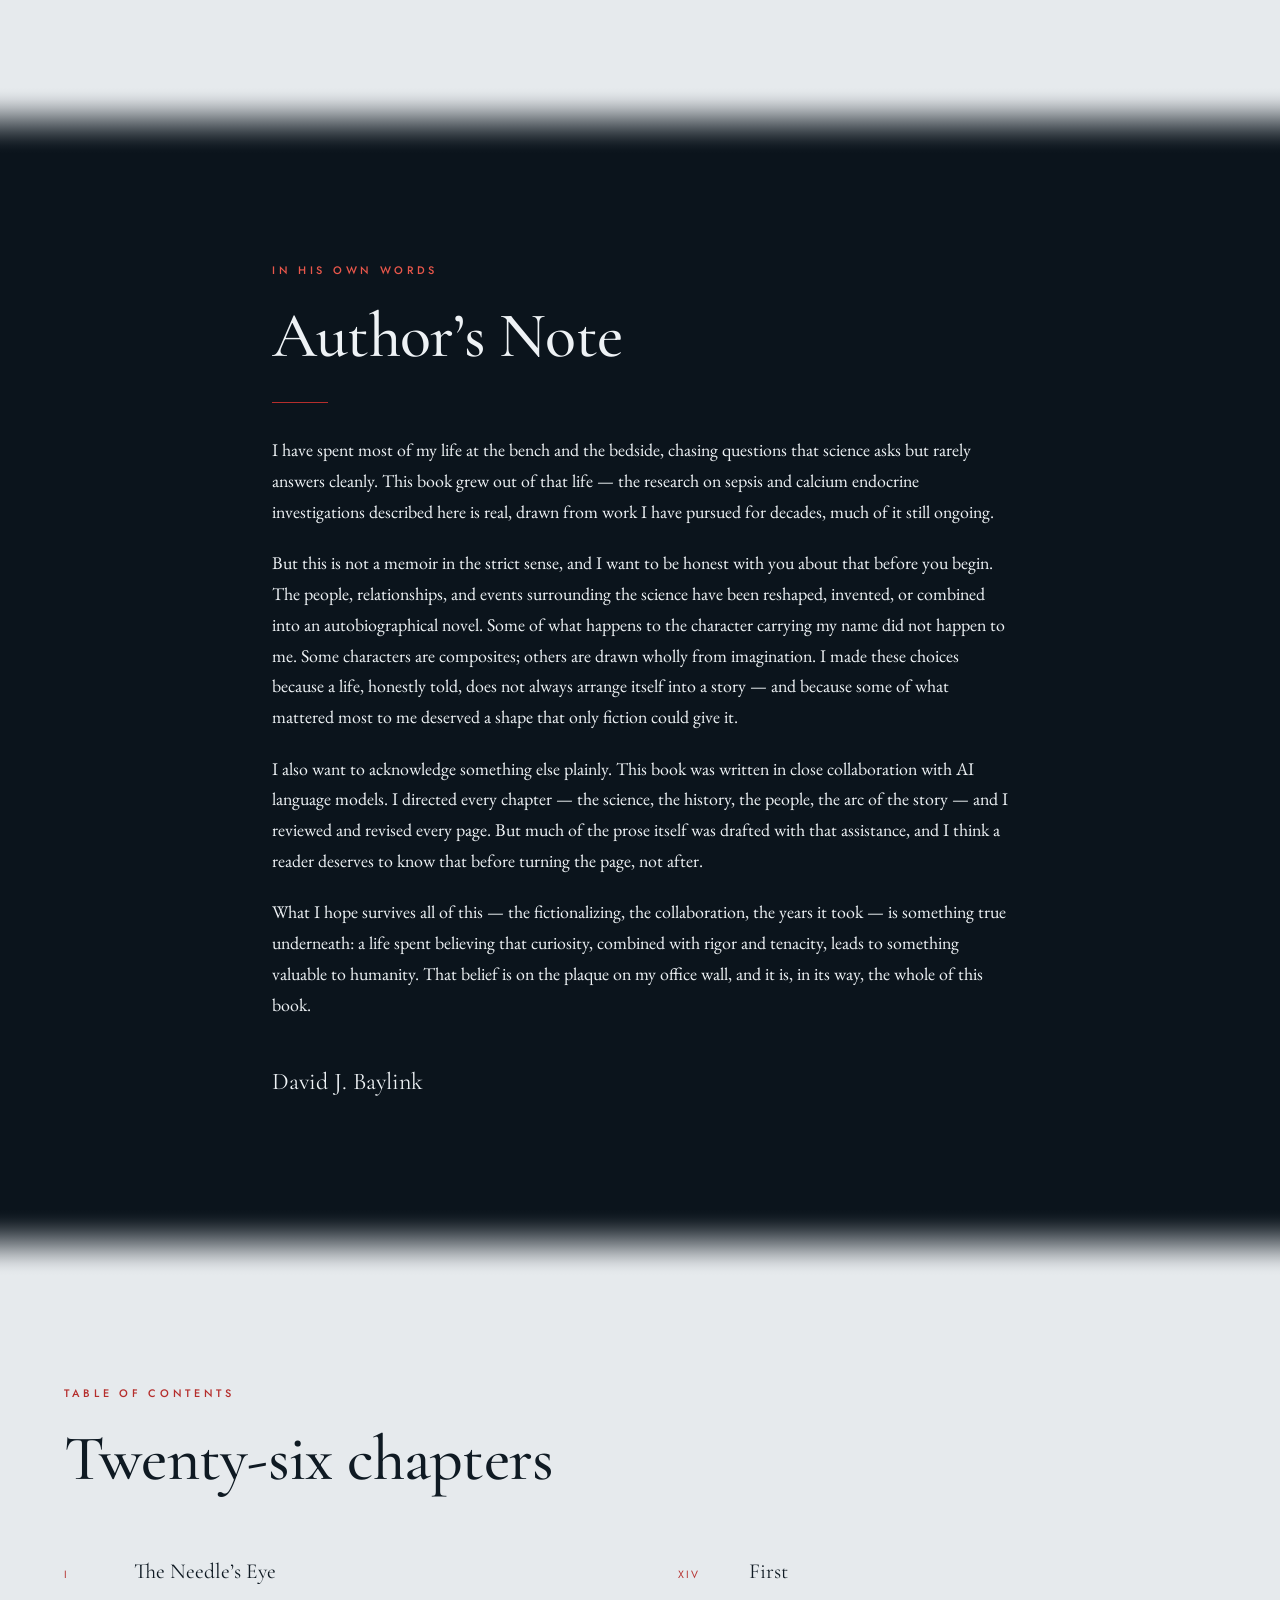
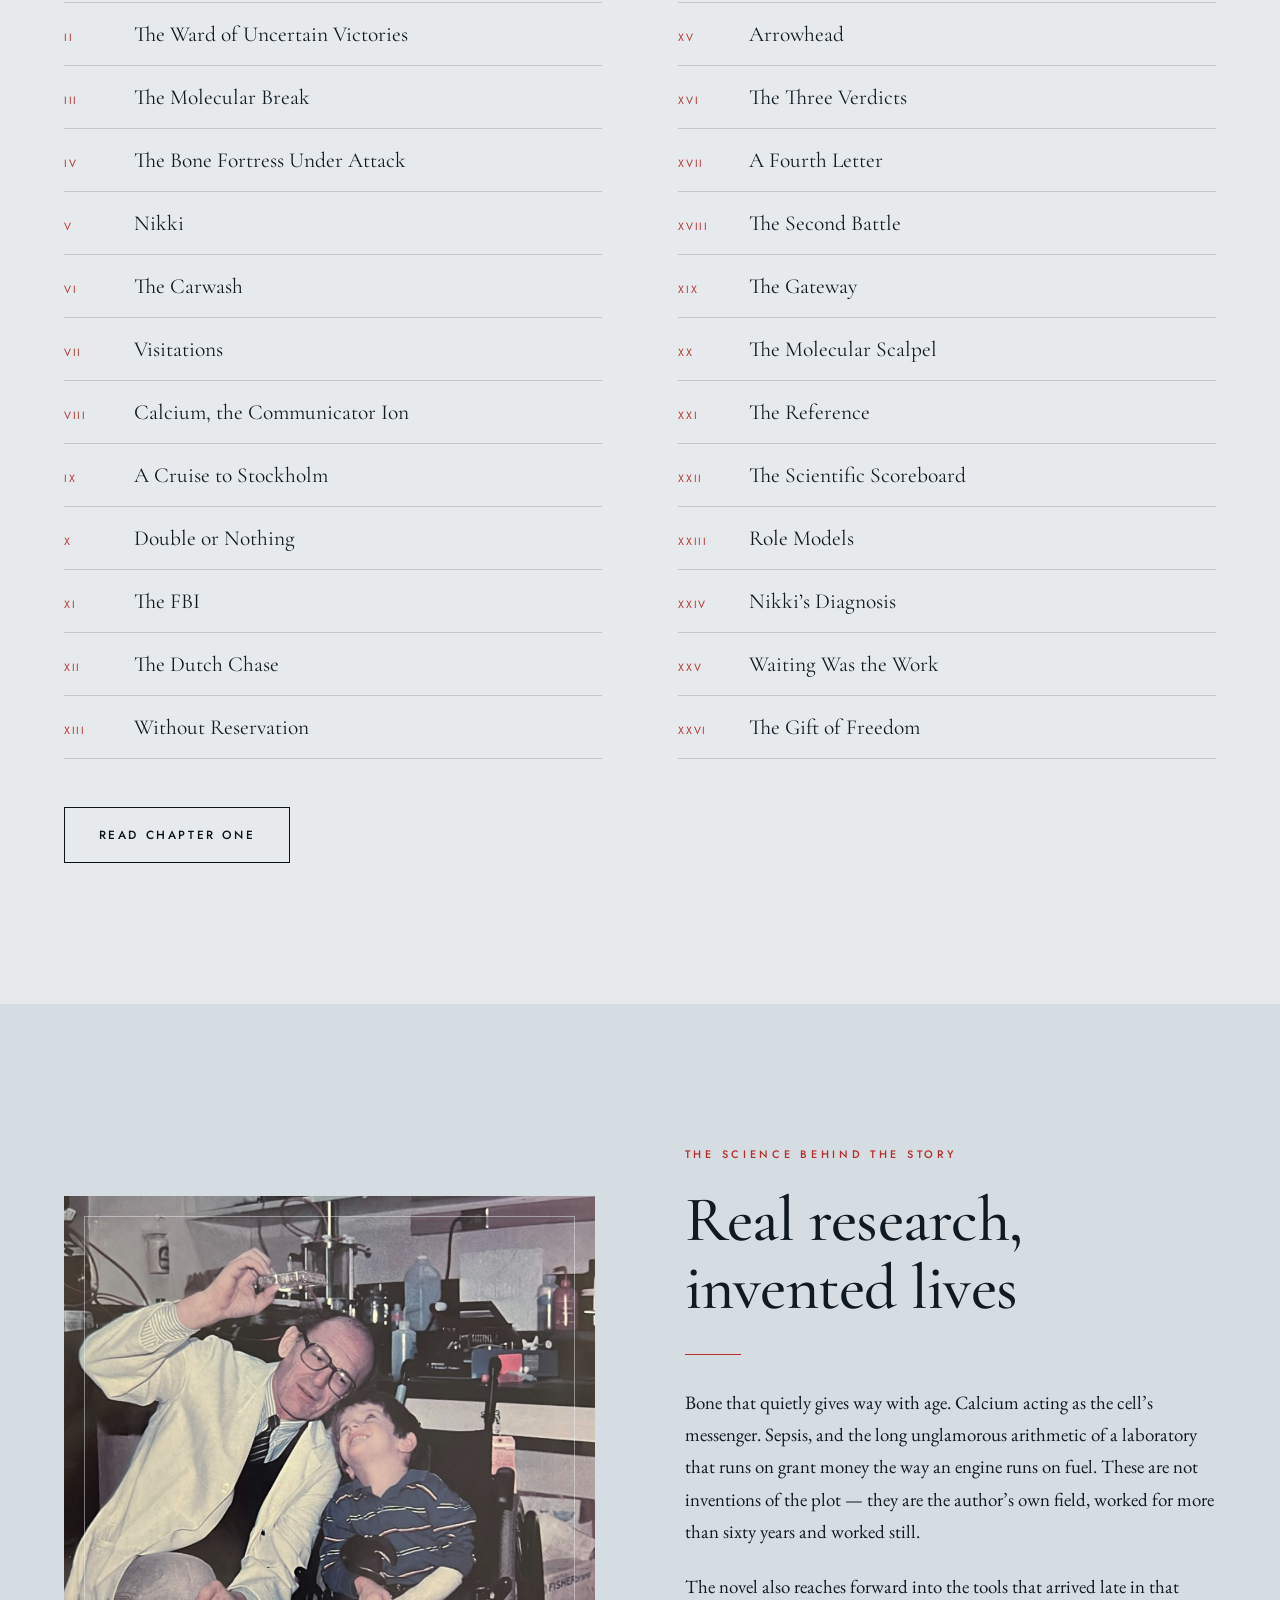
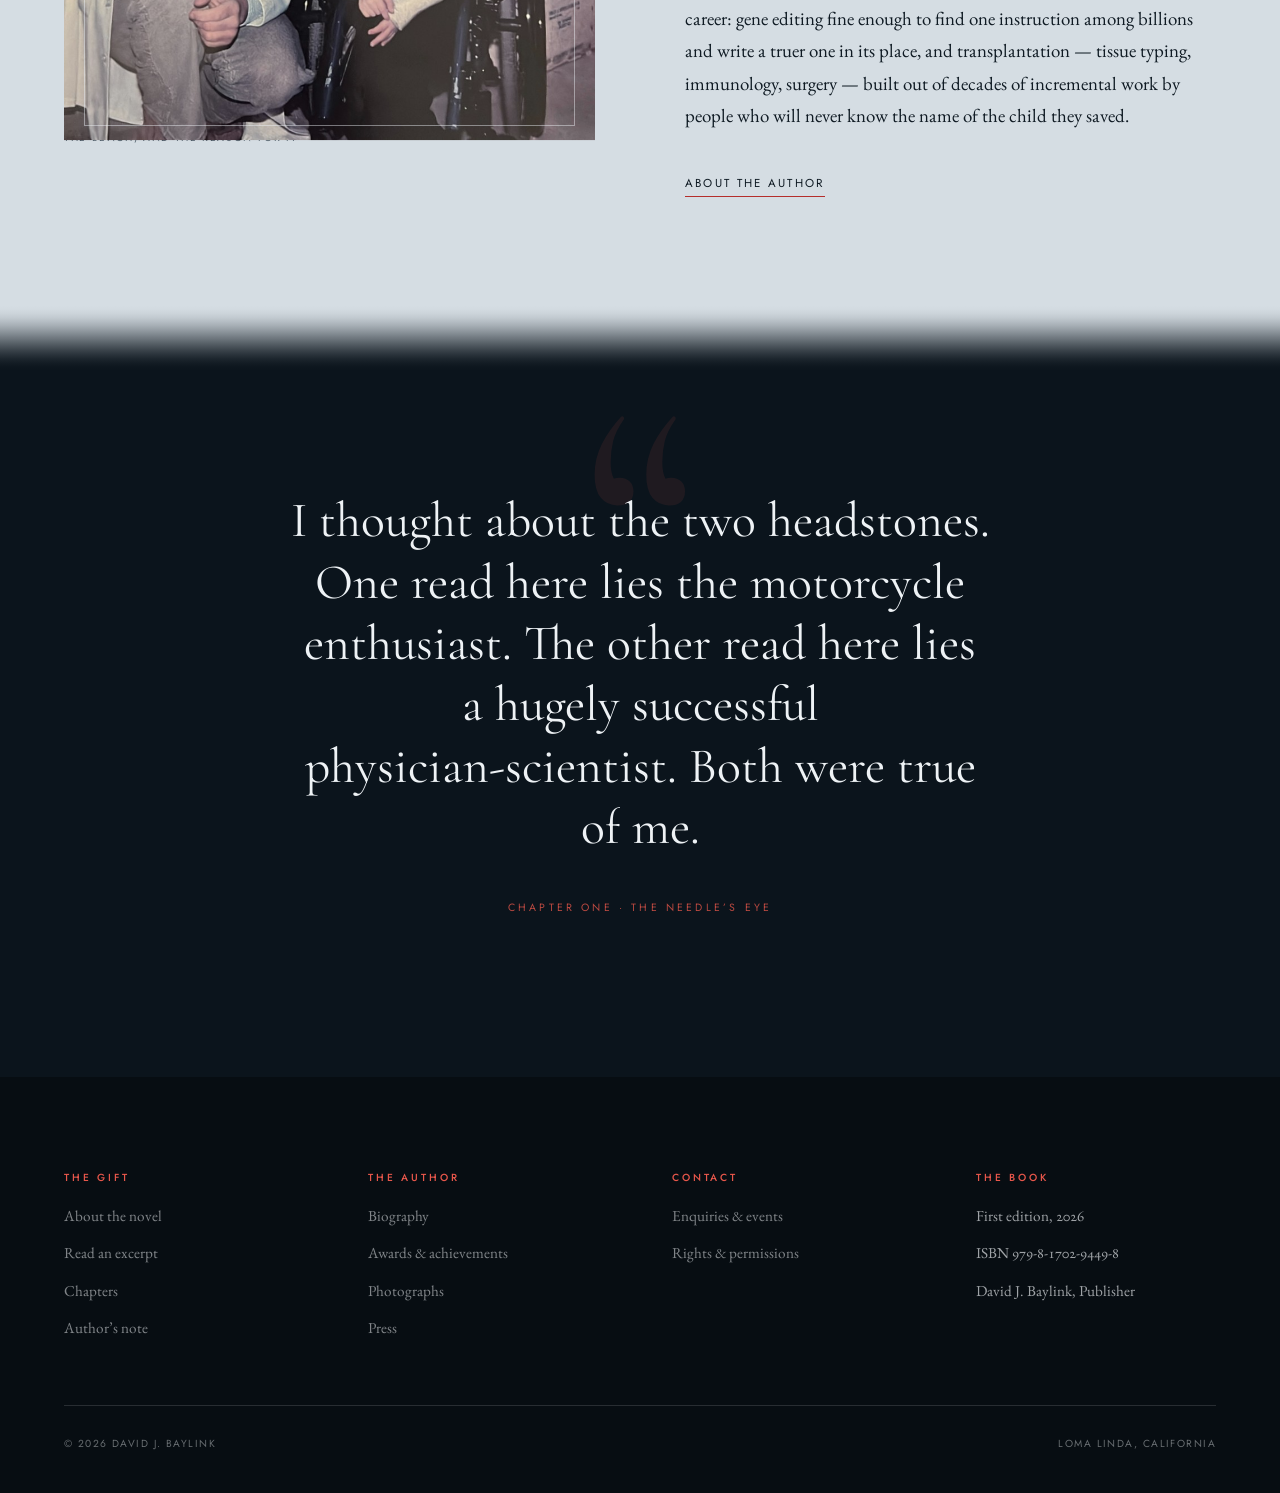
<file: the-gift.html>
<!DOCTYPE html>
<html lang="en">
<head>
<meta charset="utf-8">
<meta name="viewport" content="width=device-width, initial-scale=1">
<title>The Gift — chapters and author’s note | David J. Baylink</title>
<meta name="description" content="Twenty-six chapters, the author’s note, and the story behind The Gift — the first novel by David J. Baylink, MD.">
<link rel="canonical" href="https://davidbaylink.com/the-gift.html">
<meta property="og:type" content="book">
<meta property="og:site_name" content="David J. Baylink">
<meta property="og:url" content="https://davidbaylink.com/the-gift.html">
<meta property="og:title" content="The Gift — chapters and author’s note">
<meta property="og:description" content="Twenty-six chapters, the author’s note in full, and the real science underneath the story.">
<meta property="og:image" content="https://davidbaylink.com/assets/img/cover.jpg">
<meta name="twitter:card" content="summary_large_image">
<link rel="icon" href="data:image/svg+xml,%3Csvg xmlns='http://www.w3.org/2000/svg' viewBox='0 0 32 32'%3E%3Crect width='32' height='32' fill='%230b141c'/%3E%3Ctext x='16' y='23' font-family='Georgia,serif' font-size='19' fill='%23e8574b' text-anchor='middle'%3EG%3C/text%3E%3C/svg%3E">
<link rel="preconnect" href="https://fonts.googleapis.com">
<link rel="preconnect" href="https://fonts.gstatic.com" crossorigin>
<link href="https://fonts.googleapis.com/css2?family=Cormorant+Garamond:ital,wght@0,300;0,400;0,500;0,600;1,400&family=EB+Garamond:ital,wght@0,400;0,500;1,400&family=Jost:wght@300;400;500&display=swap" rel="stylesheet">
<link rel="stylesheet" href="assets/css/site.css">
</head>
<body>

<header class="site-header is-stuck">
  <a class="wordmark" href="index.html">The Gift<span>.</span></a>
  <button class="nav-toggle" aria-expanded="false" aria-controls="primary-nav">Menu</button>
  <nav class="nav" id="primary-nav" aria-label="Primary">
    <a href="index.html#story">The Novel</a>
    <a href="index.html#excerpt">Excerpt</a>
    <a href="about.html">The Author</a>
    <a href="awards.html">Awards</a>
    <a href="the-gift.html" aria-current="page">Chapters</a>
    <a href="index.html#press">Press</a>
    <a href="contact.html">Contact</a>
  </nav>
</header>

<main>

  <section class="page-hero">
    <div class="shell">
      <p class="eyebrow eyebrow--light" data-reveal>A novel &middot; First edition, 2026</p>
      <h1 class="page-hero__title" data-reveal style="--delay:.08s">The Gift</h1>
      <p data-reveal style="--delay:.16s">Twenty-six chapters. The research is real; almost everything
        around it is invented. What follows is the table of contents, the author&rsquo;s note in full,
        and a word about the science underneath the story.</p>
    </div>
  </section>

  <!-- ======================================================== SYNOPSIS -- -->
  <section class="section">
    <div class="shell synopsis">
      <div class="cover-card" data-reveal>
        <div class="cover-card__inner">
          <span class="cover-card__spine" aria-hidden="true"></span>
          <span class="cover-card__pages" aria-hidden="true"></span>
          <img src="assets/img/cover.jpg" alt="Cover of The Gift" width="992" height="1585">
        </div>
        <div class="cover-card__meta">
          <span>Fiction &middot; Autobiographical novel</span>
          <span>First edition &middot; 2026</span>
          <span>ISBN 979-8-1702-9449-8</span>
          <span>David J. Baylink, Publisher</span>
        </div>
      </div>
      <div data-reveal style="--delay:.12s">
        <p class="eyebrow">The story</p>
        <h2 class="section-title">What the book is about</h2>
        <hr class="rule">
        <p class="lede">A physician-scientist arranges a life so that nothing can interrupt the work,
          and then spends forty years discovering what the work was for.</p>
        <p>It begins on a cold March morning in the orange groves above San Timoteo, with a motorcycle,
          a near-miss at the foot of a driveway, and two imagined headstones &mdash; one for the
          motorcycle enthusiast, one for the hugely successful physician-scientist. Both, the narrator
          admits, are true of him.</p>
        <p>That same morning brings a young man on a Honda who can do the one thing the laboratory
          cannot, and a reviewer&rsquo;s letter saying a single finding could not be reproduced. From
          those two arrivals the novel runs out across four decades: calcium and the slow loss of bone,
          sepsis, a chase through the Netherlands, an FBI file, verdicts and letters, and a scientific
          scoreboard that keeps its own accounts.</p>
        <p>And running underneath all of it, quietly, a family &mdash; a father who never learned to
          retire, a sister, and a boy named Nikki whose kidneys are failing, and for whom a complete
          stranger will one day decide to give.</p>
      </div>
    </div>
  </section>

  <!-- ================================================= AUTHOR'S NOTE -- -->
  <section class="section section--dark" id="note">
    <div class="shell shell--narrow">
      <div data-reveal>
        <p class="eyebrow eyebrow--light">In his own words</p>
        <h2 class="section-title">Author&rsquo;s Note</h2>
        <hr class="rule">
      </div>
      <div data-reveal style="--delay:.1s;font-size:1.12rem">
        <p>I have spent most of my life at the bench and the bedside, chasing questions that science
          asks but rarely answers cleanly. This book grew out of that life &mdash; the research on
          sepsis and calcium endocrine investigations described here is real, drawn from work I have
          pursued for decades, much of it still ongoing.</p>

        <p>But this is not a memoir in the strict sense, and I want to be honest with you about that
          before you begin. The people, relationships, and events surrounding the science have been
          reshaped, invented, or combined into an autobiographical novel. Some of what happens to the
          character carrying my name did not happen to me. Some characters are composites; others are
          drawn wholly from imagination. I made these choices because a life, honestly told, does not
          always arrange itself into a story &mdash; and because some of what mattered most to me
          deserved a shape that only fiction could give it.</p>

        <p>I also want to acknowledge something else plainly. This book was written in close
          collaboration with AI language models. I directed every chapter &mdash; the science, the
          history, the people, the arc of the story &mdash; and I reviewed and revised every page. But
          much of the prose itself was drafted with that assistance, and I think a reader deserves to
          know that before turning the page, not after.</p>

        <p>What I hope survives all of this &mdash; the fictionalizing, the collaboration, the years it
          took &mdash; is something true underneath: a life spent believing that curiosity, combined
          with rigor and tenacity, leads to something valuable to humanity. That belief is on the plaque
          on my office wall, and it is, in its way, the whole of this book.</p>

        <p style="font-family:var(--font-display);font-size:1.5rem;margin-top:2.5rem">David J. Baylink</p>
      </div>
    </div>
  </section>

  <!-- ======================================================== CHAPTERS -- -->
  <section class="section" id="contents">
    <div class="shell">
      <div data-reveal>
        <p class="eyebrow">Table of contents</p>
        <h2 class="section-title">Twenty-six chapters</h2>
      </div>
      <div class="chapters" data-reveal style="--delay:.1s">
        <div class="chapter"><span class="chapter__num">I</span><span class="chapter__title">The Needle&rsquo;s Eye</span></div>
        <div class="chapter"><span class="chapter__num">II</span><span class="chapter__title">The Ward of Uncertain Victories</span></div>
        <div class="chapter"><span class="chapter__num">III</span><span class="chapter__title">The Molecular Break</span></div>
        <div class="chapter"><span class="chapter__num">IV</span><span class="chapter__title">The Bone Fortress Under Attack</span></div>
        <div class="chapter"><span class="chapter__num">V</span><span class="chapter__title">Nikki</span></div>
        <div class="chapter"><span class="chapter__num">VI</span><span class="chapter__title">The Carwash</span></div>
        <div class="chapter"><span class="chapter__num">VII</span><span class="chapter__title">Visitations</span></div>
        <div class="chapter"><span class="chapter__num">VIII</span><span class="chapter__title">Calcium, the Communicator Ion</span></div>
        <div class="chapter"><span class="chapter__num">IX</span><span class="chapter__title">A Cruise to Stockholm</span></div>
        <div class="chapter"><span class="chapter__num">X</span><span class="chapter__title">Double or Nothing</span></div>
        <div class="chapter"><span class="chapter__num">XI</span><span class="chapter__title">The FBI</span></div>
        <div class="chapter"><span class="chapter__num">XII</span><span class="chapter__title">The Dutch Chase</span></div>
        <div class="chapter"><span class="chapter__num">XIII</span><span class="chapter__title">Without Reservation</span></div>
        <div class="chapter"><span class="chapter__num">XIV</span><span class="chapter__title">First</span></div>
        <div class="chapter"><span class="chapter__num">XV</span><span class="chapter__title">Arrowhead</span></div>
        <div class="chapter"><span class="chapter__num">XVI</span><span class="chapter__title">The Three Verdicts</span></div>
        <div class="chapter"><span class="chapter__num">XVII</span><span class="chapter__title">A Fourth Letter</span></div>
        <div class="chapter"><span class="chapter__num">XVIII</span><span class="chapter__title">The Second Battle</span></div>
        <div class="chapter"><span class="chapter__num">XIX</span><span class="chapter__title">The Gateway</span></div>
        <div class="chapter"><span class="chapter__num">XX</span><span class="chapter__title">The Molecular Scalpel</span></div>
        <div class="chapter"><span class="chapter__num">XXI</span><span class="chapter__title">The Reference</span></div>
        <div class="chapter"><span class="chapter__num">XXII</span><span class="chapter__title">The Scientific Scoreboard</span></div>
        <div class="chapter"><span class="chapter__num">XXIII</span><span class="chapter__title">Role Models</span></div>
        <div class="chapter"><span class="chapter__num">XXIV</span><span class="chapter__title">Nikki&rsquo;s Diagnosis</span></div>
        <div class="chapter"><span class="chapter__num">XXV</span><span class="chapter__title">Waiting Was the Work</span></div>
        <div class="chapter"><span class="chapter__num">XXVI</span><span class="chapter__title">The Gift of Freedom</span></div>
      </div>
      <p style="margin-top:3rem" data-reveal><a class="btn btn--ghost" href="index.html#excerpt">Read chapter one</a></p>
    </div>
  </section>

  <!-- ========================================================= SCIENCE -- -->
  <section class="section section--warm">
    <div class="shell split">
      <div class="framed" data-reveal>
        <img src="assets/img/baylink-lab-boy.jpg" alt="Dr. Baylink in the laboratory holding a culture plate up to the light beside a boy in a wheelchair">
        <p class="caption">The bench, and the reason for it</p>
      </div>
      <div data-reveal style="--delay:.12s">
        <p class="eyebrow">The science behind the story</p>
        <h2 class="section-title">Real research, invented lives</h2>
        <hr class="rule">
        <p>Bone that quietly gives way with age. Calcium acting as the cell&rsquo;s messenger. Sepsis,
          and the long unglamorous arithmetic of a laboratory that runs on grant money the way an engine
          runs on fuel. These are not inventions of the plot &mdash; they are the author&rsquo;s own
          field, worked for more than sixty years and worked still.</p>
        <p>The novel also reaches forward into the tools that arrived late in that career: gene editing
          fine enough to find one instruction among billions and write a truer one in its place, and
          transplantation &mdash; tissue typing, immunology, surgery &mdash; built out of decades of
          incremental work by people who will never know the name of the child they saved.</p>
        <p style="margin-top:2rem"><a class="link-quiet" href="about.html">About the author</a></p>
      </div>
    </div>
  </section>

  <section class="pullquote">
    <div class="shell shell--narrow">
      <blockquote data-reveal>I thought about the two headstones. One read here lies the motorcycle
        enthusiast. The other read here lies a hugely successful physician-scientist. Both were true
        of me.</blockquote>
      <cite data-reveal style="--delay:.15s">Chapter One &middot; The Needle&rsquo;s Eye</cite>
    </div>
  </section>

</main>

<footer class="site-footer">
  <div class="shell">
    <div class="footer-grid">
      <div>
        <h3>The Gift</h3>
        <ul>
          <li><a href="index.html#story">About the novel</a></li>
          <li><a href="index.html#excerpt">Read an excerpt</a></li>
          <li><a href="the-gift.html#contents">Chapters</a></li>
          <li><a href="the-gift.html#note">Author&rsquo;s note</a></li>
        </ul>
      </div>
      <div>
        <h3>The Author</h3>
        <ul>
          <li><a href="about.html">Biography</a></li>
          <li><a href="awards.html">Awards &amp; achievements</a></li>
          <li><a href="about.html#gallery">Photographs</a></li>
          <li><a href="index.html#press">Press</a></li>
        </ul>
      </div>
      <div>
        <h3>Contact</h3>
        <ul>
          <li><a href="contact.html">Enquiries &amp; events</a></li>
          <li><a href="contact.html#rights">Rights &amp; permissions</a></li>
        </ul>
      </div>
      <div>
        <h3>The Book</h3>
        <ul>
          <li>First edition, 2026</li>
          <li>ISBN 979-8-1702-9449-8</li>
          <li>David J. Baylink, Publisher</li>
        </ul>
      </div>
    </div>
    <div class="footer-bottom">
      <span>&copy; 2026 David J. Baylink</span>
      <span>Loma Linda, California</span>
    </div>
  </div>
</footer>

<script src="assets/js/site.js"></script>
</body>
</html>
</file>
<file: assets/css/site.css>
/* ==========================================================================
   The Gift — David J. Baylink
   Design system + layout
   ========================================================================== */

:root {
  --ink:        #0b141c;
  --ink-soft:   #13212c;
  --ink-line:   #223646;
  --paper:      #e6eaed;
  --paper-warm: #d5dde3;
  --paper-deep: #c2ccd4;
  --gold:       #b52e2c;
  --gold-light: #e8574b;
  --teal:       #2c4a5e;
  --teal-deep:  #1b3142;
  --rule:       rgba(11, 20, 28, 0.16);

  --text:       #0f1a23;
  --text-muted: #4d5c68;
  --text-invert:#eef2f5;

  --font-display: "Cormorant Garamond", Garamond, "Times New Roman", serif;
  --font-body:    "EB Garamond", Garamond, Georgia, serif;
  --font-sans:    "Jost", "Helvetica Neue", Helvetica, Arial, sans-serif;

  --measure: 34rem;
  --gutter: clamp(1.25rem, 5vw, 5rem);
  --shell: 78rem;

  --ease: cubic-bezier(0.22, 0.61, 0.36, 1);
}

/* --------------------------------------------------------------- reset -- */

*, *::before, *::after { box-sizing: border-box; }

html.lenis, html.lenis body { height: auto; }
html.lenis { scroll-behavior: auto; }
html.lenis.lenis-stopped { overflow: clip; }

html {
  scroll-behavior: smooth;
  -webkit-text-size-adjust: 100%;
}

body {
  margin: 0;
  background: var(--paper);
  color: var(--text);
  font-family: var(--font-body);
  font-size: clamp(1.02rem, 0.55vw + 0.92rem, 1.18rem);
  line-height: 1.72;
  font-feature-settings: "liga" 1, "kern" 1, "onum" 1;
  overflow-x: hidden;
}

img, svg { max-width: 100%; height: auto; display: block; }
a { color: inherit; }

h1, h2, h3, h4 {
  font-family: var(--font-display);
  font-weight: 500;
  line-height: 1.06;
  letter-spacing: -0.012em;
  margin: 0;
  text-wrap: balance;
}

p { margin: 0 0 1.15em; }
p:last-child { margin-bottom: 0; }

::selection { background: var(--gold-light); color: var(--ink); }

:focus-visible {
  outline: 2px solid var(--gold);
  outline-offset: 3px;
}

/* ------------------------------------------------------------ utilities -- */

.shell {
  width: min(100% - (var(--gutter) * 2), var(--shell));
  margin-inline: auto;
}

.shell--narrow { width: min(100% - (var(--gutter) * 2), 46rem); }

.eyebrow {
  font-family: var(--font-sans);
  font-size: 0.68rem;
  font-weight: 500;
  letter-spacing: 0.34em;
  text-transform: uppercase;
  color: var(--gold);
  margin: 0 0 1.4rem;
}

.eyebrow--light { color: var(--gold-light); }

.section {
  padding-block: clamp(4.5rem, 11vw, 9.5rem);
  position: relative;
}

.section--dark {
  background: var(--ink);
  color: var(--text-invert);
}

.section--warm { background: var(--paper-warm); }

.section-title {
  font-size: clamp(2.3rem, 5.2vw, 4rem);
}

.lede {
  font-size: clamp(1.2rem, 1.1vw + 1rem, 1.55rem);
  line-height: 1.6;
  color: var(--text-muted);
}

.section--dark .lede { color: rgba(238, 242, 245, 0.72); }

.rule {
  width: 3.5rem;
  height: 1px;
  background: var(--gold);
  border: 0;
  margin: 2rem 0;
}

.visually-hidden {
  position: absolute; width: 1px; height: 1px;
  padding: 0; margin: -1px; overflow: hidden;
  clip: rect(0 0 0 0); white-space: nowrap; border: 0;
}

/* --------------------------------------------------------------- button -- */

.btn {
  display: inline-flex;
  align-items: center;
  gap: 0.7rem;
  font-family: var(--font-sans);
  font-size: 0.74rem;
  font-weight: 500;
  letter-spacing: 0.22em;
  text-transform: uppercase;
  text-decoration: none;
  padding: 1.05rem 2.1rem;
  border: 1px solid var(--ink);
  background: var(--ink);
  color: var(--paper);
  transition: background 0.35s var(--ease), color 0.35s var(--ease),
              border-color 0.35s var(--ease), transform 0.35s var(--ease);
  cursor: pointer;
}

.btn:hover { transform: translateY(-2px); background: var(--gold); border-color: var(--gold); color: #fff; }

.btn--ghost { background: transparent; color: var(--ink); }
.btn--ghost:hover { background: var(--ink); color: var(--paper); border-color: var(--ink); }

.btn--accent { background: var(--gold); border-color: var(--gold); color: #fff; }
.btn--accent:hover { background: var(--gold-light); border-color: var(--gold-light); }

.btn--light { background: transparent; border-color: rgba(238, 242, 245, 0.4); color: var(--text-invert); }
.btn--light:hover { background: var(--gold); border-color: var(--gold); color: #fff; }

.link-quiet {
  font-family: var(--font-sans);
  font-size: 0.72rem;
  letter-spacing: 0.2em;
  text-transform: uppercase;
  text-decoration: none;
  border-bottom: 1px solid var(--gold);
  padding-bottom: 0.35rem;
  transition: opacity 0.3s var(--ease), letter-spacing 0.3s var(--ease);
}
.link-quiet:hover { letter-spacing: 0.26em; }

/* --------------------------------------------------------------- header -- */

.site-header {
  position: fixed;
  inset: 0 0 auto 0;
  z-index: 100;
  display: flex;
  align-items: center;
  justify-content: space-between;
  gap: 2rem;
  padding: 1.35rem var(--gutter);
  color: var(--text-invert);
  transition: background 0.45s var(--ease), color 0.45s var(--ease),
              padding 0.45s var(--ease), box-shadow 0.45s var(--ease);
}

.site-header::after {
  content: "";
  position: absolute;
  inset: 0;
  background: linear-gradient(to bottom, rgba(6, 12, 16, 0.55), rgba(6, 12, 16, 0));
  z-index: -1;
  transition: opacity 0.45s var(--ease);
}

/* Deliberately no backdrop-filter: it would make the header a containing block
   for the fixed mobile nav overlay. */
.site-header.is-stuck {
  background: var(--paper);
  color: var(--ink);
  padding-block: 0.85rem;
  box-shadow: 0 1px 0 var(--rule);
}

.site-header.is-stuck::after { opacity: 0; }

.wordmark {
  font-family: var(--font-display);
  font-size: 1.32rem;
  letter-spacing: 0.16em;
  text-transform: uppercase;
  text-decoration: none;
  white-space: nowrap;
}
.wordmark span { color: var(--gold-light); }
.site-header.is-stuck .wordmark span { color: var(--gold); }

.nav {
  display: flex;
  align-items: center;
  gap: clamp(1.1rem, 2.4vw, 2.4rem);
}

.nav a {
  font-family: var(--font-sans);
  font-size: 0.72rem;
  letter-spacing: 0.2em;
  text-transform: uppercase;
  text-decoration: none;
  position: relative;
  padding-block: 0.3rem;
  opacity: 0.85;
  transition: opacity 0.3s var(--ease);
}

.nav a::after {
  content: "";
  position: absolute;
  left: 0; bottom: 0;
  width: 100%; height: 1px;
  background: currentColor;
  transform: scaleX(0);
  transform-origin: right;
  transition: transform 0.4s var(--ease);
}

.nav a:hover { opacity: 1; }
.nav a:hover::after,
.nav a[aria-current="page"]::after { transform: scaleX(1); transform-origin: left; }

.nav-toggle {
  display: none;
  background: none;
  border: 0;
  color: inherit;
  font-family: var(--font-sans);
  font-size: 0.72rem;
  letter-spacing: 0.2em;
  text-transform: uppercase;
  cursor: pointer;
  padding: 0.5rem 0;
}

@media (max-width: 62rem) {
  .nav-toggle { display: block; }
  .nav {
    position: fixed;
    inset: 0;
    flex-direction: column;
    justify-content: center;
    gap: 2rem;
    background: var(--ink);
    color: var(--text-invert);
    transform: translateY(-100%);
    transition: transform 0.55s var(--ease);
    z-index: 99;
  }
  .nav.is-open { transform: translateY(0); }
  .nav a { font-size: 0.95rem; letter-spacing: 0.28em; }
  .nav-toggle { position: relative; z-index: 101; }
  .site-header:has(.nav.is-open) { color: var(--text-invert); background: transparent; }
}

/* ----------------------------------------------------------------- hero -- */

.hero {
  position: relative;
  min-height: 100svh;
  display: grid;
  align-items: end;
  isolation: isolate;
  background: var(--ink);
  overflow: hidden;
}

.hero__media {
  position: absolute;
  inset: 0;
  z-index: -2;
}

.hero__media img {
  width: 100%;
  height: 100%;
  object-fit: cover;
  object-position: 62% 28%;
  filter: saturate(0.94) contrast(1.06);
  transform: scale(1.06);
  will-change: transform;
}

.hero__scrim {
  position: absolute;
  inset: 0;
  z-index: -1;
  background:
    linear-gradient(to top, rgba(4, 9, 14, 0.94) 0%, rgba(11, 20, 28, 0.58) 32%, rgba(11, 20, 28, 0.16) 62%, rgba(4, 9, 14, 0.52) 100%),
    linear-gradient(to right, rgba(4, 9, 14, 0.68), rgba(4, 9, 14, 0.04) 60%);
}

.hero__inner {
  width: min(100% - (var(--gutter) * 2), var(--shell));
  margin-inline: auto;
  padding-block: clamp(5rem, 12vh, 9rem) clamp(3.5rem, 9vh, 6rem);
  color: var(--text-invert);
}

.hero__title {
  font-size: clamp(3.6rem, 13vw, 10.5rem);
  line-height: 0.86;
  letter-spacing: -0.03em;
  margin: 0.4rem 0 0;
  text-transform: uppercase;
}

.hero__sub {
  font-family: var(--font-sans);
  font-size: clamp(0.78rem, 1.4vw, 0.95rem);
  letter-spacing: 0.4em;
  text-transform: uppercase;
  color: rgba(238, 242, 245, 0.8);
  margin: 1.6rem 0 0;
}

.hero__blurb {
  max-width: 30rem;
  margin: 2rem 0 0;
  font-size: 1.14rem;
  color: rgba(238, 242, 245, 0.82);
}

.hero__actions {
  display: flex;
  flex-wrap: wrap;
  gap: 1rem;
  margin-top: 2.6rem;
}

.hero__scroll {
  position: absolute;
  left: 50%;
  bottom: 1.6rem;
  transform: translateX(-50%);
  font-family: var(--font-sans);
  font-size: 0.6rem;
  letter-spacing: 0.34em;
  text-transform: uppercase;
  color: rgba(238, 242, 245, 0.55);
  display: grid;
  justify-items: center;
  gap: 0.7rem;
}
@media (max-width: 40rem) { .hero__scroll { display: none; } }

.hero__scroll::after {
  content: "";
  width: 1px;
  height: 3rem;
  background: linear-gradient(rgba(238, 242, 245, 0.6), rgba(238, 242, 245, 0));
  animation: drip 2.4s var(--ease) infinite;
}

@keyframes drip {
  0%   { transform: scaleY(0); transform-origin: top; }
  45%  { transform: scaleY(1); transform-origin: top; }
  55%  { transform: scaleY(1); transform-origin: bottom; }
  100% { transform: scaleY(0); transform-origin: bottom; }
}

/* ================================================== SCROLL-DRIVEN  BOOK == */

.bookscroll {
  position: relative;
  background: #05090d;
  color: var(--text-invert);
  --p: 0;
}

.bookscroll__track { height: 460vh; }

.bookscroll__stage {
  position: sticky;
  top: 0;
  height: 100svh;
  display: grid;
  place-items: center;
  overflow: hidden;
  background:
    radial-gradient(55% 50% at 50% 52%, rgba(150, 24, 26, 0.55) 0%, rgba(150, 24, 26, 0) 100%),
    radial-gradient(120% 90% at 50% 0%, #1d3142 0%, #0b141c 55%, #05090d 100%);
}

/* ambient light pool under the book */
.bookscroll__glow {
  position: absolute;
  width: 78vmin;
  height: 78vmin;
  border-radius: 50%;
  background: radial-gradient(circle, rgba(214, 44, 38, 0.32), rgba(80, 10, 12, 0) 68%);
  filter: blur(12px);
  opacity: calc(0.35 + var(--p) * 0.65);
  pointer-events: none;
}

.bookscroll__caption {
  position: absolute;
  top: clamp(4.5rem, 11vh, 8rem);
  left: 50%;
  transform: translateX(-50%);
  text-align: center;
  width: min(100% - 2.5rem, 38rem);
  height: clamp(8rem, 15vh, 11rem);
  pointer-events: none;
  z-index: 4;
}

.bookscroll__caption > div {
  position: absolute;
  inset: 0;
  display: grid;
  align-content: start;
  opacity: 0;
  transition: opacity 0.6s var(--ease), transform 0.6s var(--ease);
}

.bookscroll__caption h2 {
  font-size: clamp(1.15rem, 2.9vw, 2.5rem);
  color: var(--text-invert);
  text-wrap: balance;
}

.bookscroll__caption p {
  font-family: var(--font-sans);
  font-size: 0.62rem;
  letter-spacing: 0.3em;
  text-transform: uppercase;
  color: rgba(238, 242, 245, 0.5);
  margin-top: 1rem;
}

/* the WebGL canvas fills the stage; the cover image stands in without WebGL */
.book3d {
  position: absolute;
  inset: 0;
}
.book3d canvas { width: 100%; height: 100%; display: block; }

.bookscroll__fallback {
  position: relative;
  width: auto;
  height: min(58vh, 34rem);
  box-shadow: 0 2.5rem 5rem rgba(0, 0, 0, 0.6);
  display: none;
}
.bookscroll.is-fallback .bookscroll__fallback { display: block; }

/* the dedication that surfaces on the open spread */
.book__reveal {
  position: absolute;
  left: 50%;
  bottom: clamp(2.6rem, 7.5vh, 5rem);
  transform: translate(-50%, calc(2rem - var(--reveal, 0) * 2rem));
  width: min(100% - 3rem, 34rem);
  text-align: center;
  opacity: var(--reveal, 0);
  pointer-events: none;
}

.book__reveal blockquote {
  margin: 0;
  font-family: var(--font-display);
  font-size: clamp(1.15rem, 2.5vw, 1.9rem);
  line-height: 1.35;
  color: #eef2f5;
}

.book__reveal cite {
  display: block;
  margin-top: 1.1rem;
  font-family: var(--font-sans);
  font-style: normal;
  font-size: 0.62rem;
  letter-spacing: 0.3em;
  text-transform: uppercase;
  color: rgba(232, 87, 75, 0.75);
}

/* progress hairline */
.bookscroll__progress {
  position: absolute;
  left: 50%;
  bottom: 1.4rem;
  transform: translateX(-50%);
  width: min(24rem, 46vw);
  height: 1px;
  background: rgba(238, 242, 245, 0.16);
  overflow: hidden;
}
.bookscroll__progress i {
  display: block;
  height: 100%;
  background: var(--gold-light);
  transform: scaleX(var(--p));
  transform-origin: left;
}

/* ------------------------------------------------------------- synopsis -- */

.synopsis {
  display: grid;
  grid-template-columns: minmax(0, 1fr) minmax(0, 1.35fr);
  gap: clamp(2.5rem, 7vw, 6rem);
  align-items: start;
}

@media (max-width: 58rem) { .synopsis { grid-template-columns: 1fr; } }

.cover-card {
  position: relative;
  perspective: 1400px;
}

.cover-card__inner {
  position: relative;
  transform: rotateY(-22deg) rotateX(10deg);
  transform-style: preserve-3d;
  transition: transform 0.7s var(--ease);
}

.cover-card:hover .cover-card__inner { transform: rotateY(-12deg) rotateX(6deg) translateY(-8px); }

.cover-card__inner img {
  position: relative;
  z-index: 2;
  box-shadow:
    1.8rem 2.2rem 3.6rem rgba(11, 20, 28, 0.38),
    0.2rem 0.2rem 0 rgba(11, 20, 28, 0.08);
}

.cover-card__spine {
  position: absolute;
  top: 0; bottom: 0; left: 0;
  width: 1.15rem;
  background:
    linear-gradient(to right, #060b10 0%, #16283a 22%, #24394b 52%, #101d29 100%);
  transform: rotateY(-90deg);
  transform-origin: left center;
  box-shadow: inset 0 0 0 1px rgba(232, 87, 75, 0.16);
}

.cover-card__pages {
  position: absolute;
  top: 1%; bottom: 1%;
  right: -1.05rem;
  width: 1.05rem;
  background:
    repeating-linear-gradient(to right,
      #f4eee1 0 2px, #d9cdb6 2px 3px, #efe7d6 3px 5px);
  transform: rotateY(90deg);
  transform-origin: right center;
  border-radius: 0 3px 3px 0;
}

.cover-card__inner::before {
  content: "";
  position: absolute;
  top: 0; bottom: 0; left: 0;
  width: 4%;
  background: linear-gradient(to right, rgba(0,0,0,0.42), rgba(255,255,255,0.06) 55%, rgba(0,0,0,0.16));
  z-index: 3;
}

.cover-card__meta {
  margin-top: 2rem;
  font-family: var(--font-sans);
  font-size: 0.7rem;
  letter-spacing: 0.16em;
  text-transform: uppercase;
  color: var(--text-muted);
  display: grid;
  gap: 0.5rem;
}

.pill {
  display: inline-block;
  font-family: var(--font-sans);
  font-size: 0.62rem;
  letter-spacing: 0.26em;
  text-transform: uppercase;
  padding: 0.5rem 1rem;
  border: 1px solid var(--gold);
  color: var(--gold);
  margin-bottom: 1.6rem;
}

.first-line {
  font-family: var(--font-display);
  font-size: clamp(1.5rem, 2.6vw, 2.1rem);
  line-height: 1.28;
  color: var(--ink);
  border-left: 2px solid var(--gold);
  padding-left: clamp(1rem, 2.5vw, 2rem);
  margin: 2.5rem 0;
}

/* --------------------------------------------------------------- quotes -- */

.quote-grid {
  display: grid;
  grid-template-columns: repeat(auto-fit, minmax(20rem, 1fr));
  gap: clamp(1.5rem, 3vw, 2.8rem);
  margin-top: clamp(2.5rem, 6vw, 4.5rem);
}

.quote-card {
  border-top: 1px solid rgba(238, 242, 245, 0.18);
  padding-top: 1.8rem;
  display: grid;
  align-content: start;
  gap: 1.2rem;
}

.quote-card blockquote {
  margin: 0;
  font-family: var(--font-display);
  font-size: clamp(1.28rem, 1.6vw, 1.62rem);
  line-height: 1.36;
  color: var(--text-invert);
}

.quote-card cite {
  font-family: var(--font-sans);
  font-style: normal;
  font-size: 0.62rem;
  letter-spacing: 0.26em;
  text-transform: uppercase;
  color: rgba(232, 87, 75, 0.8);
}

/* -------------------------------------------------------------- excerpt -- */

.excerpt {
  background: var(--paper-warm);
  position: relative;
}

.excerpt__body {
  column-count: 2;
  column-gap: clamp(2rem, 5vw, 4.5rem);
  column-rule: 1px solid var(--rule);
  font-size: 1.06rem;
  line-height: 1.85;
  margin-top: 2.5rem;
}

@media (max-width: 52rem) { .excerpt__body { column-count: 1; } }

.excerpt__body > p:first-child::first-letter {
  font-family: var(--font-display);
  float: left;
  font-size: 4.2em;
  line-height: 0.76;
  padding: 0.06em 0.1em 0 0;
  color: var(--gold);
}

.excerpt__place {
  font-family: var(--font-sans);
  font-size: 0.68rem;
  letter-spacing: 0.28em;
  text-transform: uppercase;
  color: var(--text-muted);
  margin-bottom: 2rem;
}

.excerpt__fade {
  position: relative;
  max-height: 40rem;
  overflow: hidden;
  transition: max-height 0.6s var(--ease);
}
.excerpt__fade::after {
  content: "";
  position: absolute;
  inset: auto 0 0 0;
  height: 12rem;
  background: linear-gradient(to bottom, rgba(213, 221, 227, 0), var(--paper-warm));
  pointer-events: none;
  transition: opacity 0.4s var(--ease);
}
.excerpt__fade.is-open { max-height: 400rem; }
.excerpt__fade.is-open::after { opacity: 0; }

/* ------------------------------------------------------------- chapters -- */

.chapters {
  columns: 2;
  column-gap: clamp(2rem, 6vw, 5rem);
  margin-top: 3rem;
}
@media (max-width: 52rem) { .chapters { columns: 1; } }

.chapter {
  break-inside: avoid;
  display: grid;
  grid-template-columns: 3.2rem 1fr;
  gap: 1.2rem;
  padding: 1.1rem 0;
  border-bottom: 1px solid var(--rule);
}

.chapter__num {
  font-family: var(--font-sans);
  font-size: 0.66rem;
  letter-spacing: 0.16em;
  color: var(--gold);
  padding-top: 0.5rem;
}

.chapter__title {
  font-family: var(--font-display);
  font-size: 1.34rem;
  line-height: 1.25;
}

.chapter__note {
  font-size: 0.94rem;
  color: var(--text-muted);
  margin-top: 0.3rem;
}

/* ---------------------------------------------------------------- about -- */

.split {
  display: grid;
  grid-template-columns: minmax(0, 1fr) minmax(0, 1fr);
  gap: clamp(2.5rem, 7vw, 6rem);
  align-items: center;
}

.split--wide-text { grid-template-columns: minmax(0, 0.85fr) minmax(0, 1.15fr); }

@media (max-width: 58rem) { .split, .split--wide-text { grid-template-columns: 1fr; } }

.framed {
  position: relative;
}
.framed img {
  width: 100%;
  filter: saturate(0.9);
}
.framed::after {
  content: "";
  position: absolute;
  inset: clamp(0.7rem, 1.6vw, 1.3rem);
  border: 1px solid rgba(238, 242, 245, 0.45);
  pointer-events: none;
}

.caption {
  font-family: var(--font-sans);
  font-size: 0.64rem;
  letter-spacing: 0.16em;
  text-transform: uppercase;
  color: var(--text-muted);
  margin-top: 1rem;
}
.section--dark .caption { color: rgba(238, 242, 245, 0.5); }

.facts {
  display: grid;
  grid-template-columns: repeat(auto-fit, minmax(11rem, 1fr));
  gap: clamp(1.5rem, 4vw, 3rem);
  margin-top: clamp(3rem, 7vw, 5rem);
  border-top: 1px solid var(--rule);
  padding-top: clamp(2rem, 5vw, 3rem);
}
.section--dark .facts { border-color: rgba(238, 242, 245, 0.18); }

.fact__n {
  font-family: var(--font-display);
  font-size: clamp(2.4rem, 5vw, 3.6rem);
  line-height: 1;
  color: var(--gold);
}
.fact__l {
  font-family: var(--font-sans);
  font-size: 0.66rem;
  letter-spacing: 0.2em;
  text-transform: uppercase;
  color: var(--text-muted);
  margin-top: 0.8rem;
}
.section--dark .fact__l { color: rgba(238, 242, 245, 0.6); }

/* ------------------------------------------------------------- gallery -- */

.gallery {
  display: grid;
  grid-template-columns: repeat(12, 1fr);
  gap: clamp(0.8rem, 2vw, 1.6rem);
  margin-top: clamp(2.5rem, 6vw, 4rem);
}
.gallery figure { margin: 0; display: flex; flex-direction: column; }
.gallery__media {
  position: relative;
  flex: 1 1 auto;
  overflow: hidden;
}
.gallery__media img {
  position: absolute;
  inset: 0;
  width: 100%;
  height: 100%;
  object-fit: cover;
}
.gallery figcaption {
  margin-top: 1.1rem;
  text-align: center;
  font-size: 0.72rem;
  font-weight: 600;
  color: var(--text);
}
.gallery .g1 { grid-column: span 7; }
.gallery .g2 { grid-column: span 5; }
.gallery .g3 { grid-column: span 5; }
.gallery .g4 { grid-column: span 7; }
.gallery .g1 .gallery__media { aspect-ratio: 3 / 2; }
.gallery .g2 .gallery__media { aspect-ratio: 4 / 5; }
.gallery .g3 .gallery__media { aspect-ratio: 1 / 1; }
.gallery .g3 img { object-position: 50% 22%; }
.gallery .g4 .gallery__media { aspect-ratio: 3 / 2; }
@media (max-width: 46rem) {
  .gallery .g1, .gallery .g2, .gallery .g3, .gallery .g4 { grid-column: span 12; }
  .gallery .gallery__media { aspect-ratio: 3 / 2 !important; }
}

/* -------------------------------------------------------------- awards -- */

.awards {
  display: grid;
  grid-template-columns: repeat(12, 1fr);
  gap: clamp(2.2rem, 4vw, 3.6rem) clamp(1rem, 2.4vw, 2rem);
}
.award { margin: 0; grid-column: span 3; display: flex; flex-direction: column; }
.award--wide { grid-column: span 8; }
.award--square { grid-column: span 4; }

.award__frame {
  position: relative;
  display: block;
  overflow: hidden;
  background: #05090d;
  box-shadow: 0 1.4rem 3rem -1.6rem rgba(0, 0, 0, 0.7);
  cursor: zoom-in;
}
.award__frame::after {
  content: "";
  position: absolute;
  inset: clamp(0.5rem, 1vw, 0.8rem);
  border: 1px solid rgba(238, 242, 245, 0.3);
  pointer-events: none;
  transition: border-color 0.4s var(--ease);
}
.award__frame img {
  width: 100%;
  aspect-ratio: 3 / 4;
  object-fit: cover;
  transition: transform 0.8s var(--ease);
}
.award--wide .award__frame img,
.award--square .award__frame img { aspect-ratio: auto; height: clamp(15rem, 26vw, 25rem); }
.award__frame:hover img,
.award__frame:focus-visible img { transform: scale(1.03); }
.award__frame:hover::after,
.award__frame:focus-visible::after { border-color: var(--gold-light); }

.award figcaption { padding-top: 1.3rem; }
.award__year {
  font-family: var(--font-sans);
  font-size: 0.64rem;
  font-weight: 500;
  letter-spacing: 0.26em;
  text-transform: uppercase;
  color: var(--gold-light);
}
.award__title {
  font-size: clamp(1.45rem, 1.6vw + 0.9rem, 1.95rem);
  margin: 0.45rem 0 0.5rem;
}
.award__detail {
  font-size: 0.98rem;
  line-height: 1.55;
  color: rgba(238, 242, 245, 0.7);
}

@media (max-width: 62rem) {
  .award { grid-column: span 6; }
  .award--wide, .award--square { grid-column: span 12; }
  .award--wide .award__frame img { height: auto; aspect-ratio: 2 / 1; }
  .award--square .award__frame img { height: auto; aspect-ratio: 3 / 2; object-fit: contain; }
}
@media (max-width: 30rem) {
  .award { grid-column: span 12; }
}

.lightbox {
  border: 0;
  padding: 0;
  background: transparent;
  max-width: 94vw;
  max-height: 92vh;
  overflow: visible;
}
.lightbox::backdrop { background: rgba(4, 8, 12, 0.92); }
.lightbox img {
  max-width: 94vw;
  max-height: 92vh;
  width: auto;
  height: auto;
  box-shadow: 0 2rem 5rem rgba(0, 0, 0, 0.6);
}
.lightbox__close {
  position: absolute;
  top: -0.6rem;
  right: -0.6rem;
  width: 2.6rem;
  height: 2.6rem;
  border: 0;
  border-radius: 50%;
  background: var(--paper);
  color: var(--ink);
  font-size: 1.6rem;
  line-height: 1;
  cursor: pointer;
  z-index: 1;
}

/* --------------------------------------------------------------- press -- */

.press-list {
  display: grid;
  gap: 0;
  margin-top: 2.5rem;
  border-top: 1px solid var(--rule);
}
.section--dark .press-list { border-color: rgba(238, 242, 245, 0.18); }

.press-item {
  display: grid;
  grid-template-columns: minmax(0, 12rem) minmax(0, 1fr) auto;
  gap: clamp(1rem, 3vw, 2.5rem);
  align-items: baseline;
  padding: clamp(1.4rem, 3vw, 2.2rem) 0;
  border-bottom: 1px solid var(--rule);
  text-decoration: none;
  transition: padding-left 0.4s var(--ease), background 0.4s var(--ease);
}
.section--dark .press-item { border-color: rgba(238, 242, 245, 0.18); }
.press-item:hover { padding-left: 1.1rem; }

.press-item__src {
  font-family: var(--font-sans);
  font-size: 0.66rem;
  letter-spacing: 0.22em;
  text-transform: uppercase;
  color: var(--gold);
}
.press-item__title {
  font-family: var(--font-display);
  font-size: clamp(1.2rem, 2vw, 1.6rem);
  line-height: 1.28;
}
.press-item__arrow {
  font-family: var(--font-sans);
  font-size: 0.9rem;
  opacity: 0.5;
  transition: transform 0.4s var(--ease);
}
.press-item:hover .press-item__arrow { transform: translateX(6px); opacity: 1; }

@media (max-width: 46rem) {
  .press-item { grid-template-columns: 1fr; gap: 0.6rem; }
  .press-item__arrow { display: none; }
}

/* ---------------------------------------------------------- pull quote -- */

.pullquote {
  position: relative;
  padding-block: clamp(5rem, 13vw, 10rem);
  background: var(--ink);
  color: var(--text-invert);
  text-align: center;
  overflow: hidden;
}
.pullquote::before {
  content: "\201C";
  position: absolute;
  top: -2rem;
  left: 50%;
  transform: translateX(-50%);
  font-family: var(--font-display);
  font-size: 22rem;
  line-height: 1;
  color: rgba(232, 87, 75, 0.09);
  pointer-events: none;
}
.pullquote blockquote {
  margin: 0 auto;
  max-width: 44rem;
  font-family: var(--font-display);
  font-size: clamp(1.7rem, 4vw, 3.1rem);
  line-height: 1.24;
  position: relative;
}
.pullquote cite {
  display: block;
  margin-top: 2rem;
  font-family: var(--font-sans);
  font-style: normal;
  font-size: 0.66rem;
  letter-spacing: 0.3em;
  text-transform: uppercase;
  color: rgba(232, 87, 75, 0.8);
}

/* ------------------------------------------------------------ newsletter -- */

.signup {
  display: grid;
  grid-template-columns: minmax(0, 1fr) minmax(0, 1fr);
  gap: clamp(2rem, 6vw, 5rem);
  align-items: center;
}
@media (max-width: 58rem) { .signup { grid-template-columns: 1fr; } }

.field-row {
  display: flex;
  gap: 0.8rem;
  flex-wrap: wrap;
  margin-top: 2rem;
}

.field-row input {
  flex: 1 1 15rem;
  font-family: var(--font-body);
  font-size: 1rem;
  padding: 1rem 1.2rem;
  border: 1px solid var(--rule);
  background: transparent;
  color: inherit;
  border-radius: 0;
}
.section--dark .field-row input {
  border-color: rgba(238, 242, 245, 0.28);
  color: var(--text-invert);
}
.field-row input::placeholder { color: var(--text-muted); }
.section--dark .field-row input::placeholder { color: rgba(238, 242, 245, 0.45); }

.form-note {
  font-family: var(--font-sans);
  font-size: 0.64rem;
  letter-spacing: 0.12em;
  text-transform: uppercase;
  color: var(--text-muted);
  margin-top: 1.2rem;
}
.section--dark .form-note { color: rgba(238, 242, 245, 0.45); }

/* --------------------------------------------------------------- footer -- */

.site-footer {
  background: #070d12;
  color: rgba(238, 242, 245, 0.66);
  padding-block: clamp(3.5rem, 8vw, 6rem) 2.5rem;
  font-size: 0.95rem;
}

.footer-grid {
  display: grid;
  grid-template-columns: repeat(auto-fit, minmax(13rem, 1fr));
  gap: clamp(2rem, 5vw, 4rem);
}

.footer-grid h3 {
  font-family: var(--font-sans);
  font-size: 0.64rem;
  font-weight: 500;
  letter-spacing: 0.28em;
  text-transform: uppercase;
  color: var(--gold-light);
  margin-bottom: 1.2rem;
}

.footer-grid ul { list-style: none; margin: 0; padding: 0; display: grid; gap: 0.7rem; }
.footer-grid a { text-decoration: none; opacity: 0.8; transition: opacity 0.3s var(--ease); }
.footer-grid a:hover { opacity: 1; color: var(--gold-light); }

.footer-bottom {
  margin-top: clamp(2.5rem, 6vw, 4rem);
  padding-top: 1.8rem;
  border-top: 1px solid rgba(238, 242, 245, 0.14);
  display: flex;
  flex-wrap: wrap;
  gap: 1rem;
  justify-content: space-between;
  font-family: var(--font-sans);
  font-size: 0.64rem;
  letter-spacing: 0.14em;
  text-transform: uppercase;
  color: rgba(238, 242, 245, 0.42);
}

/* ------------------------------------------------------- reveal on scroll */

[data-reveal] {
  opacity: 0;
  transform: translateY(2.2rem);
  transition: opacity 1.1s var(--ease), transform 1.2s var(--ease);
  transition-delay: var(--delay, 0s);
}
[data-reveal].is-in { opacity: 1; transform: none; }

/* headlines rise word by word out of a mask */
.is-split .w {
  display: inline-block;
  overflow: hidden;
  vertical-align: top;
  padding-bottom: 0.14em;
  margin-bottom: -0.14em;
}
.is-split .w > span {
  display: inline-block;
  transform: translateY(112%);
  transition: transform 1.15s var(--ease);
  transition-delay: calc(var(--delay, 0s) + 0.12s + var(--i, 0) * 0.05s);
}
.is-in .is-split .w > span,
.is-split.is-in .w > span { transform: none; }

/* photographs unveil upward and settle out of a slow zoom */
.js-motion .framed,
.js-motion .gallery__media { overflow: hidden; }
.js-motion :is(.framed, .gallery figure, .award__frame) img {
  clip-path: inset(100% 0 0 0);
  scale: 1.22;
  transition: clip-path 1.4s var(--ease), scale 2s var(--ease), transform 0.8s var(--ease);
  transition-delay: calc(var(--delay, 0s) + 0.1s);
}
.js-motion :is(.framed.is-in, .is-in .framed, .is-in figure, .award.is-in .award__frame) img {
  clip-path: inset(0 0 0 0);
  scale: 1.08;
}
.js-motion .award.is-in .award__frame img { scale: 1; }
.js-motion .gallery figure:nth-child(2) img { --delay: 0.15s; }
.js-motion .gallery figure:nth-child(3) img { --delay: 0.3s; }
.js-motion .gallery figure:nth-child(4) img { --delay: 0.45s; }

/* home hero: lines arrive in sequence on load */
.js-motion .hero__inner > * {
  opacity: 0;
  transform: translateY(1.4rem);
  transition: opacity 1.2s var(--ease), transform 1.3s var(--ease);
}
.js-motion .hero__inner.is-in > * { opacity: 1; transform: none; }
.js-motion .hero__inner > .hero__title { opacity: 1; transform: none; }
.js-motion .hero__inner > :nth-child(1) { transition-delay: 0.05s; }
.js-motion .hero__inner > :nth-child(3) { transition-delay: 0.55s; }
.js-motion .hero__inner > :nth-child(4) { transition-delay: 0.7s; }
.js-motion .hero__inner > :nth-child(5) { transition-delay: 0.85s; }
.js-motion .hero__title .w > span { transition-duration: 1.5s; }

/* the large quotation mark drifts slower than the words */
.pullquote::before { translate: 0 calc(var(--drift, 0) * 7rem); }
.pullquote blockquote { translate: 0 calc(var(--drift, 0) * -1.2rem); }

/* feathered seams between dark and light sections (layers added by site.js) */
.blend {
  position: absolute;
  left: 0;
  right: 0;
  height: clamp(1.2rem, 2.6vw, 2.4rem);
  pointer-events: none;
}
.blend--top { top: 0; }
.blend--bottom { bottom: 0; }

/* ---------------------------------------------------------- page header -- */

.page-hero {
  background: var(--ink);
  color: var(--text-invert);
  padding-block: clamp(9rem, 20vh, 14rem) clamp(4rem, 9vw, 7rem);
  position: relative;
  overflow: hidden;
}
.page-hero__title { font-size: clamp(2.8rem, 8vw, 6rem); }
.page-hero p { max-width: 38rem; margin-top: 1.6rem; color: rgba(238, 242, 245, 0.72); }

/* -------------------------------------------------------------- a11y/motion */

@media (prefers-reduced-motion: reduce) {
  html { scroll-behavior: auto; }
  *, *::before, *::after {
    animation-duration: 0.001ms !important;
    animation-iteration-count: 1 !important;
    transition-duration: 0.001ms !important;
  }
  [data-reveal] { opacity: 1; transform: none; }
  .pullquote::before, .pullquote blockquote { translate: none; }
  .bookscroll__track { height: 120vh; }
}
</file>
